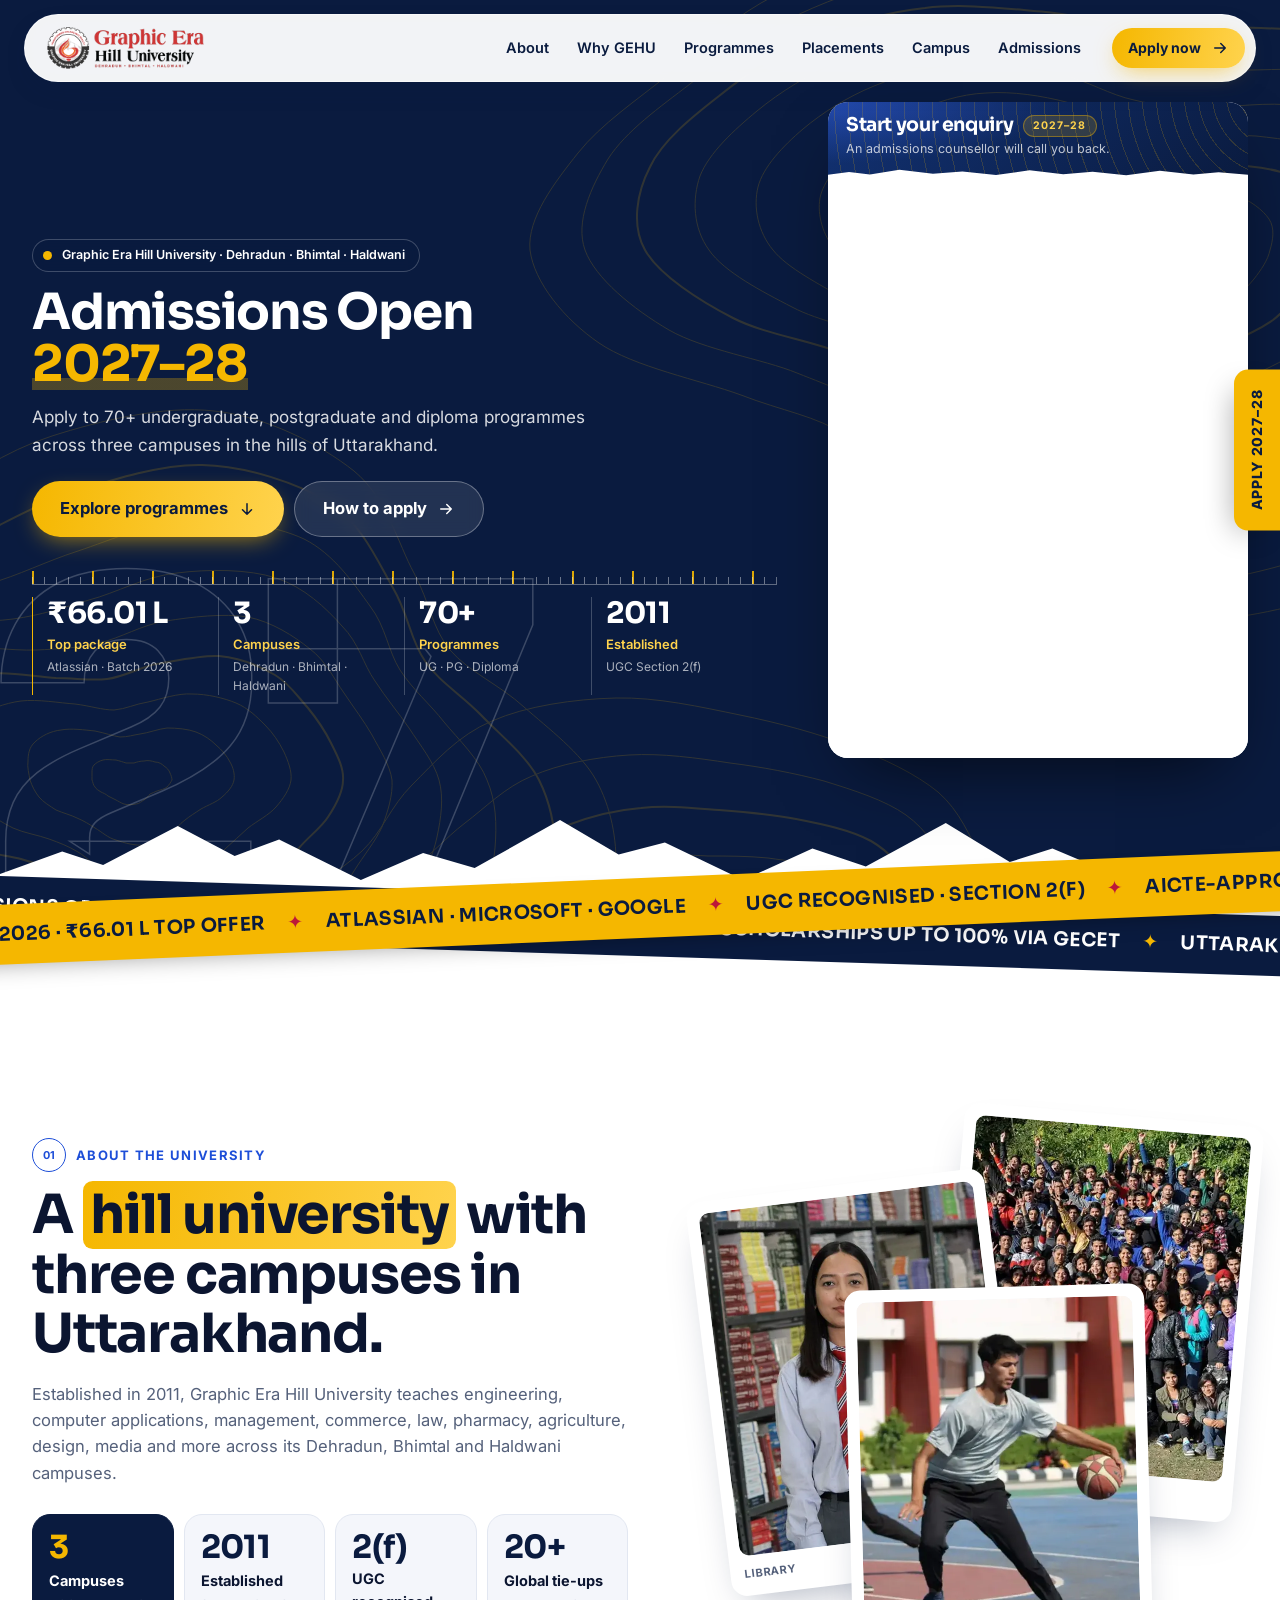
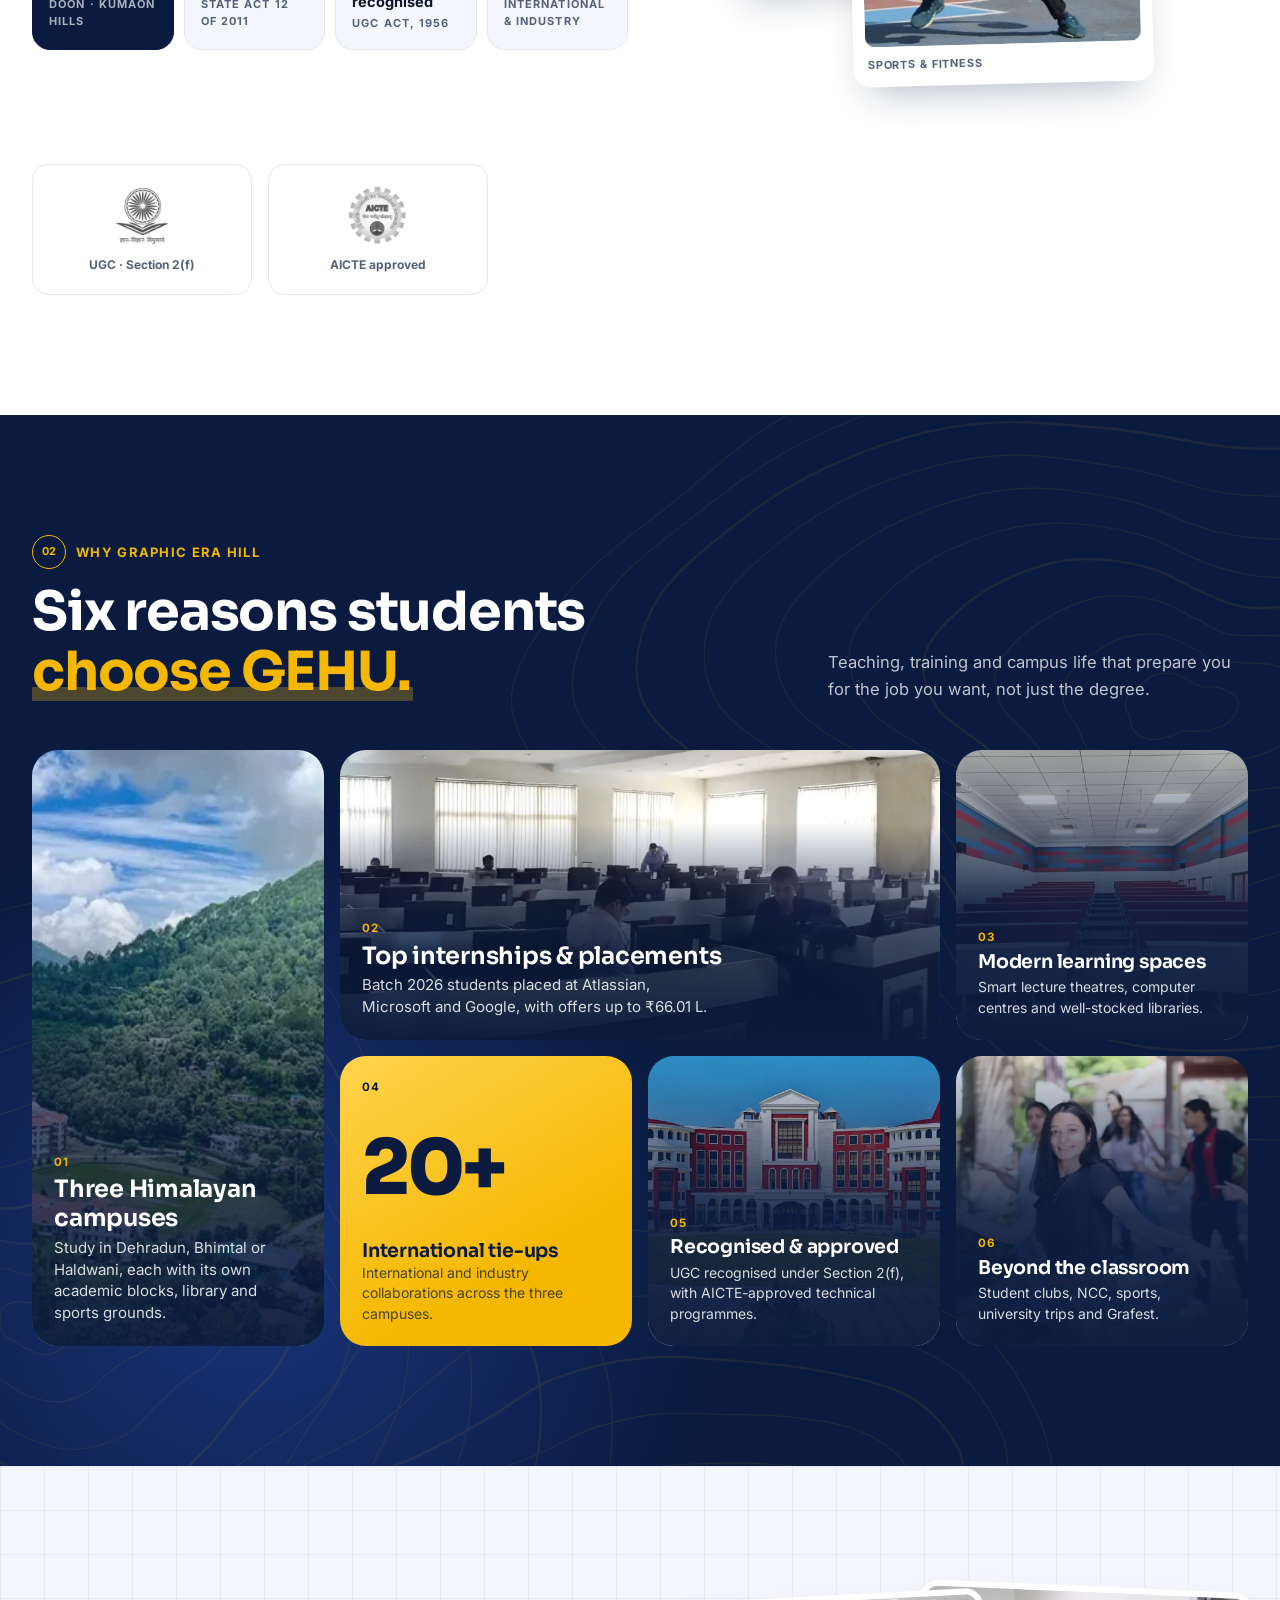
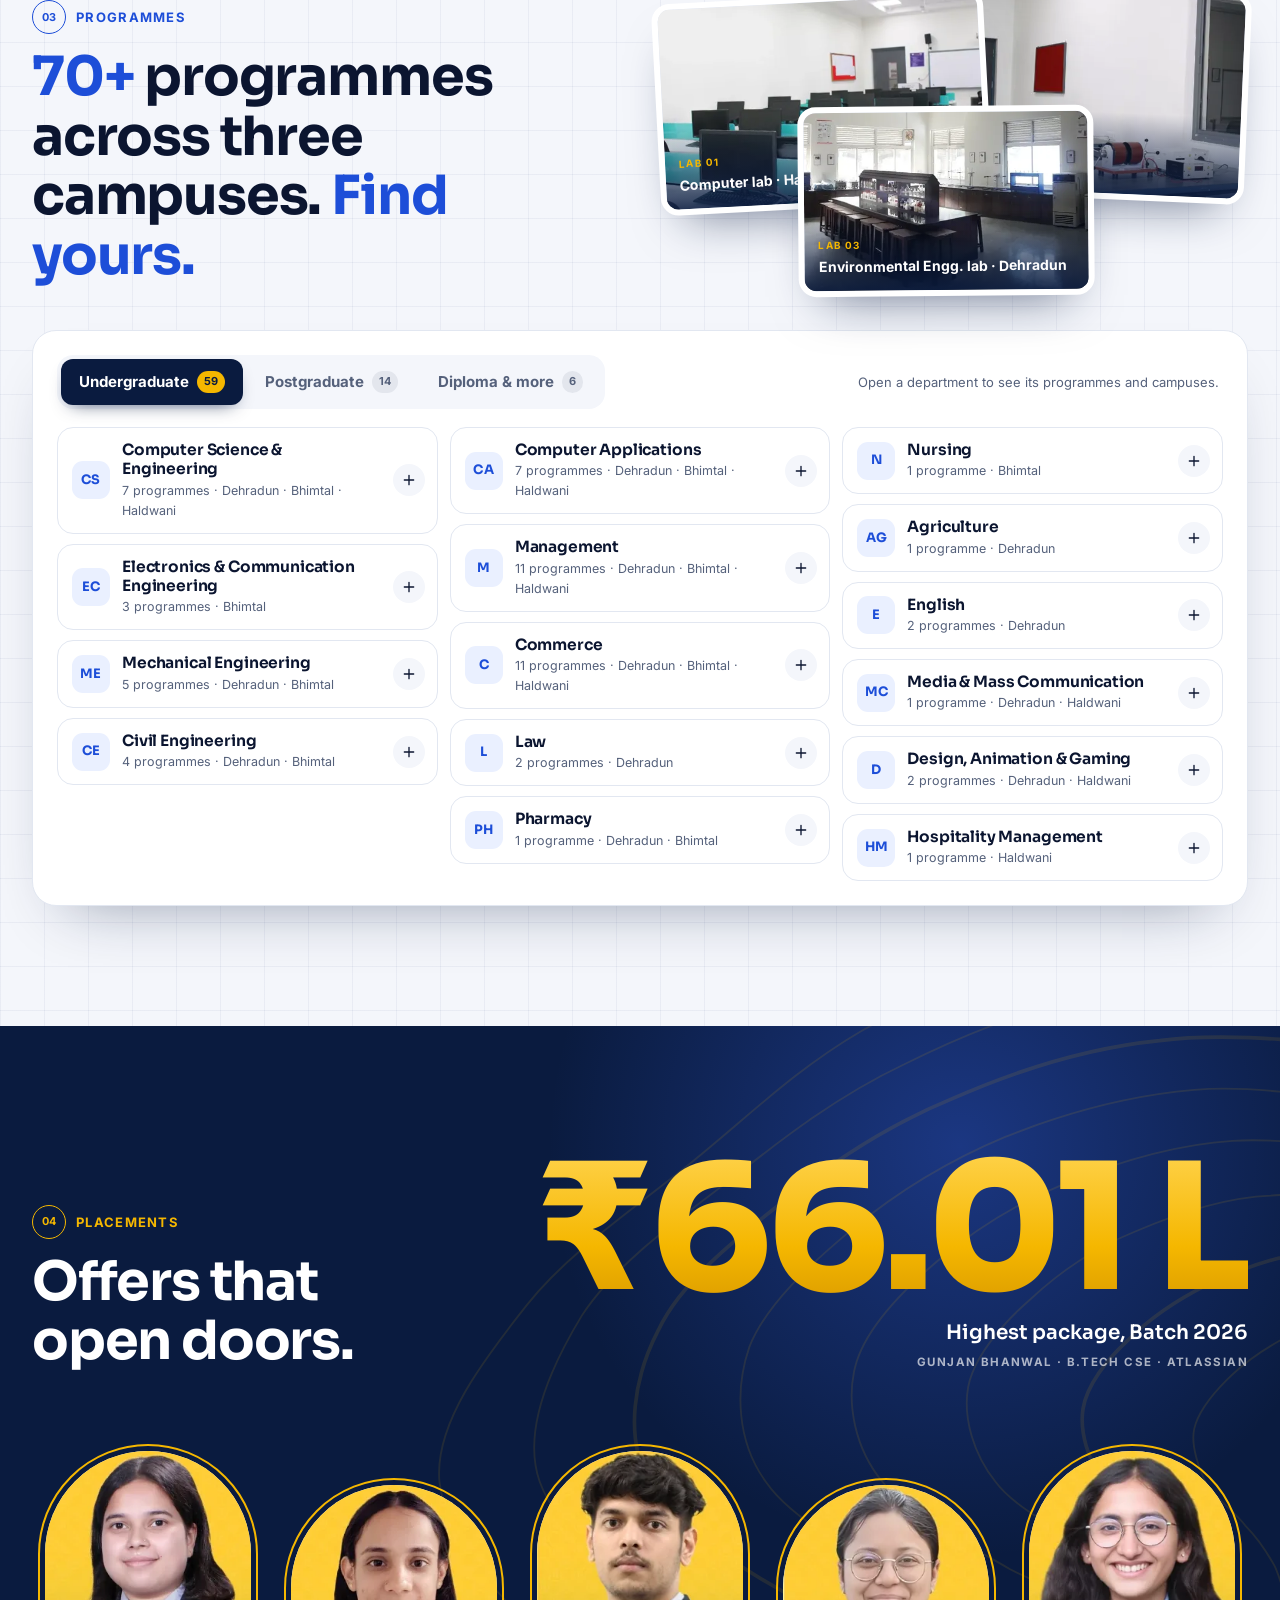
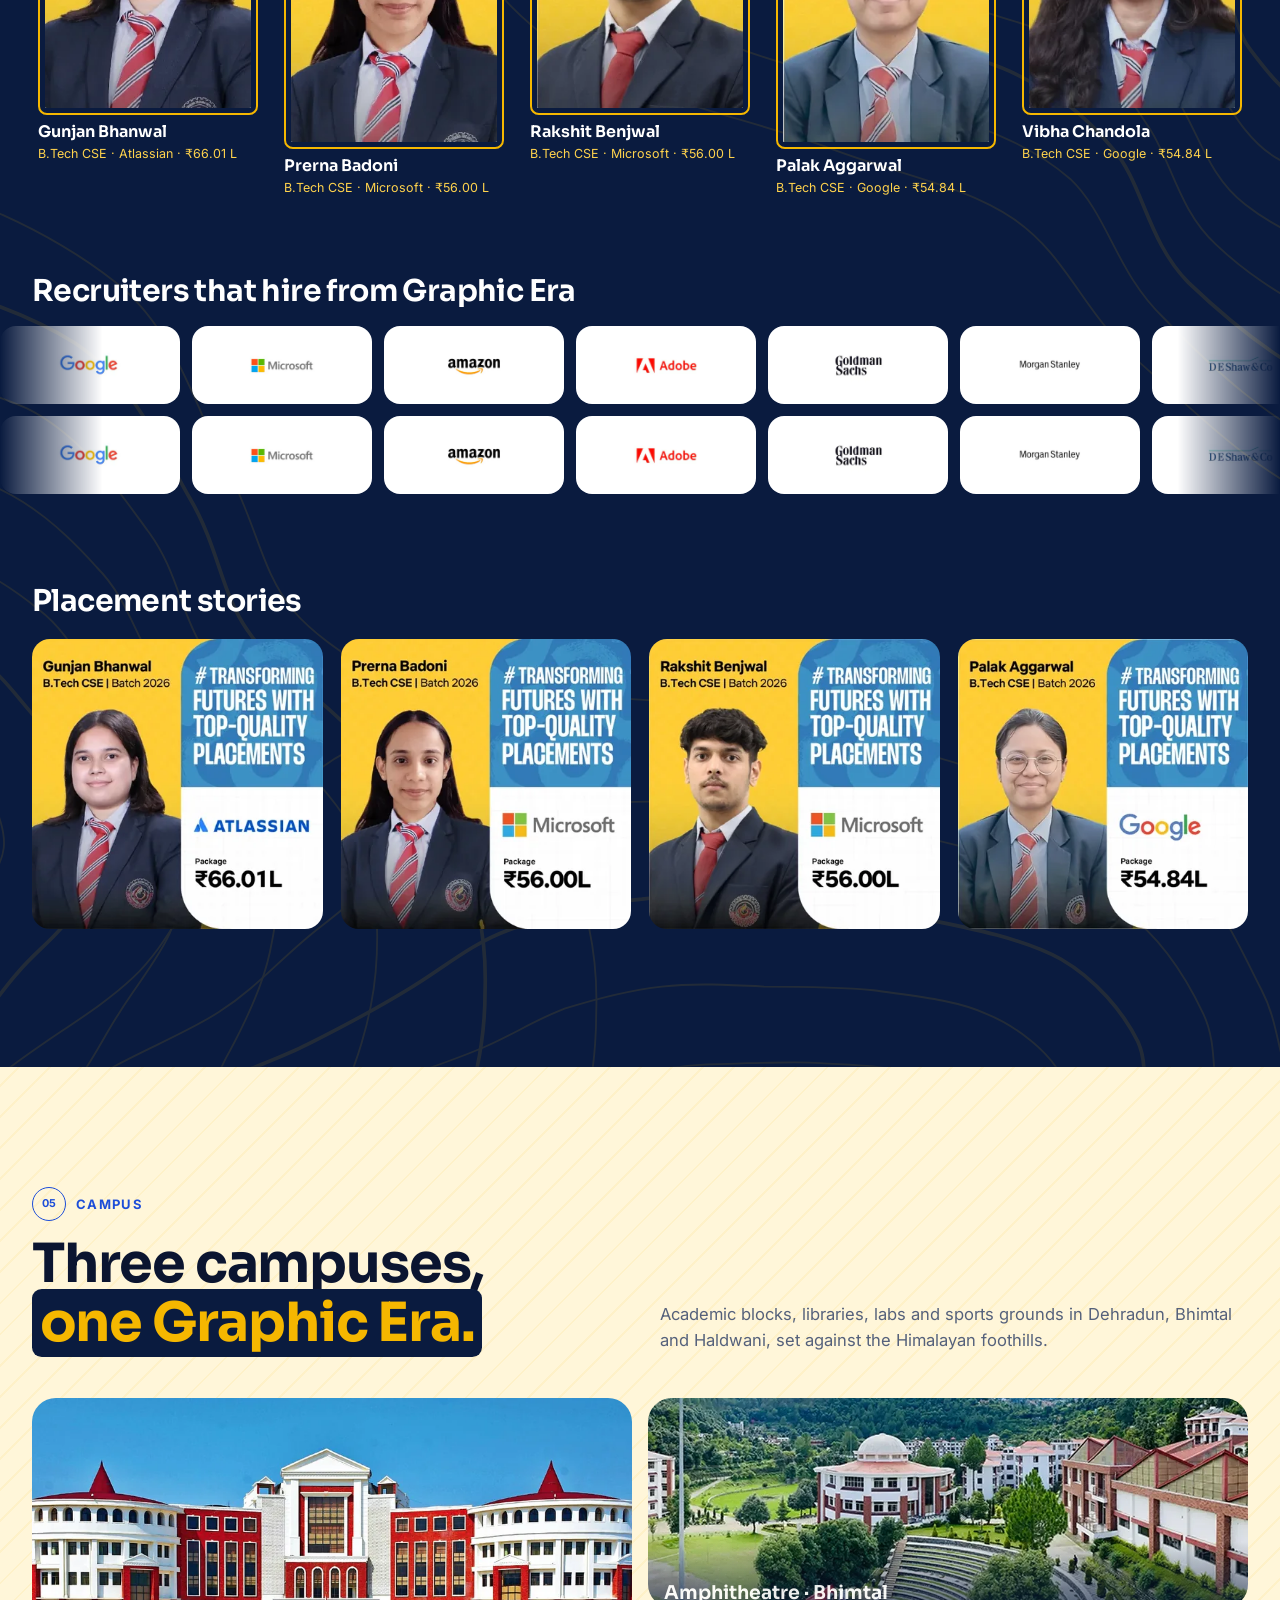
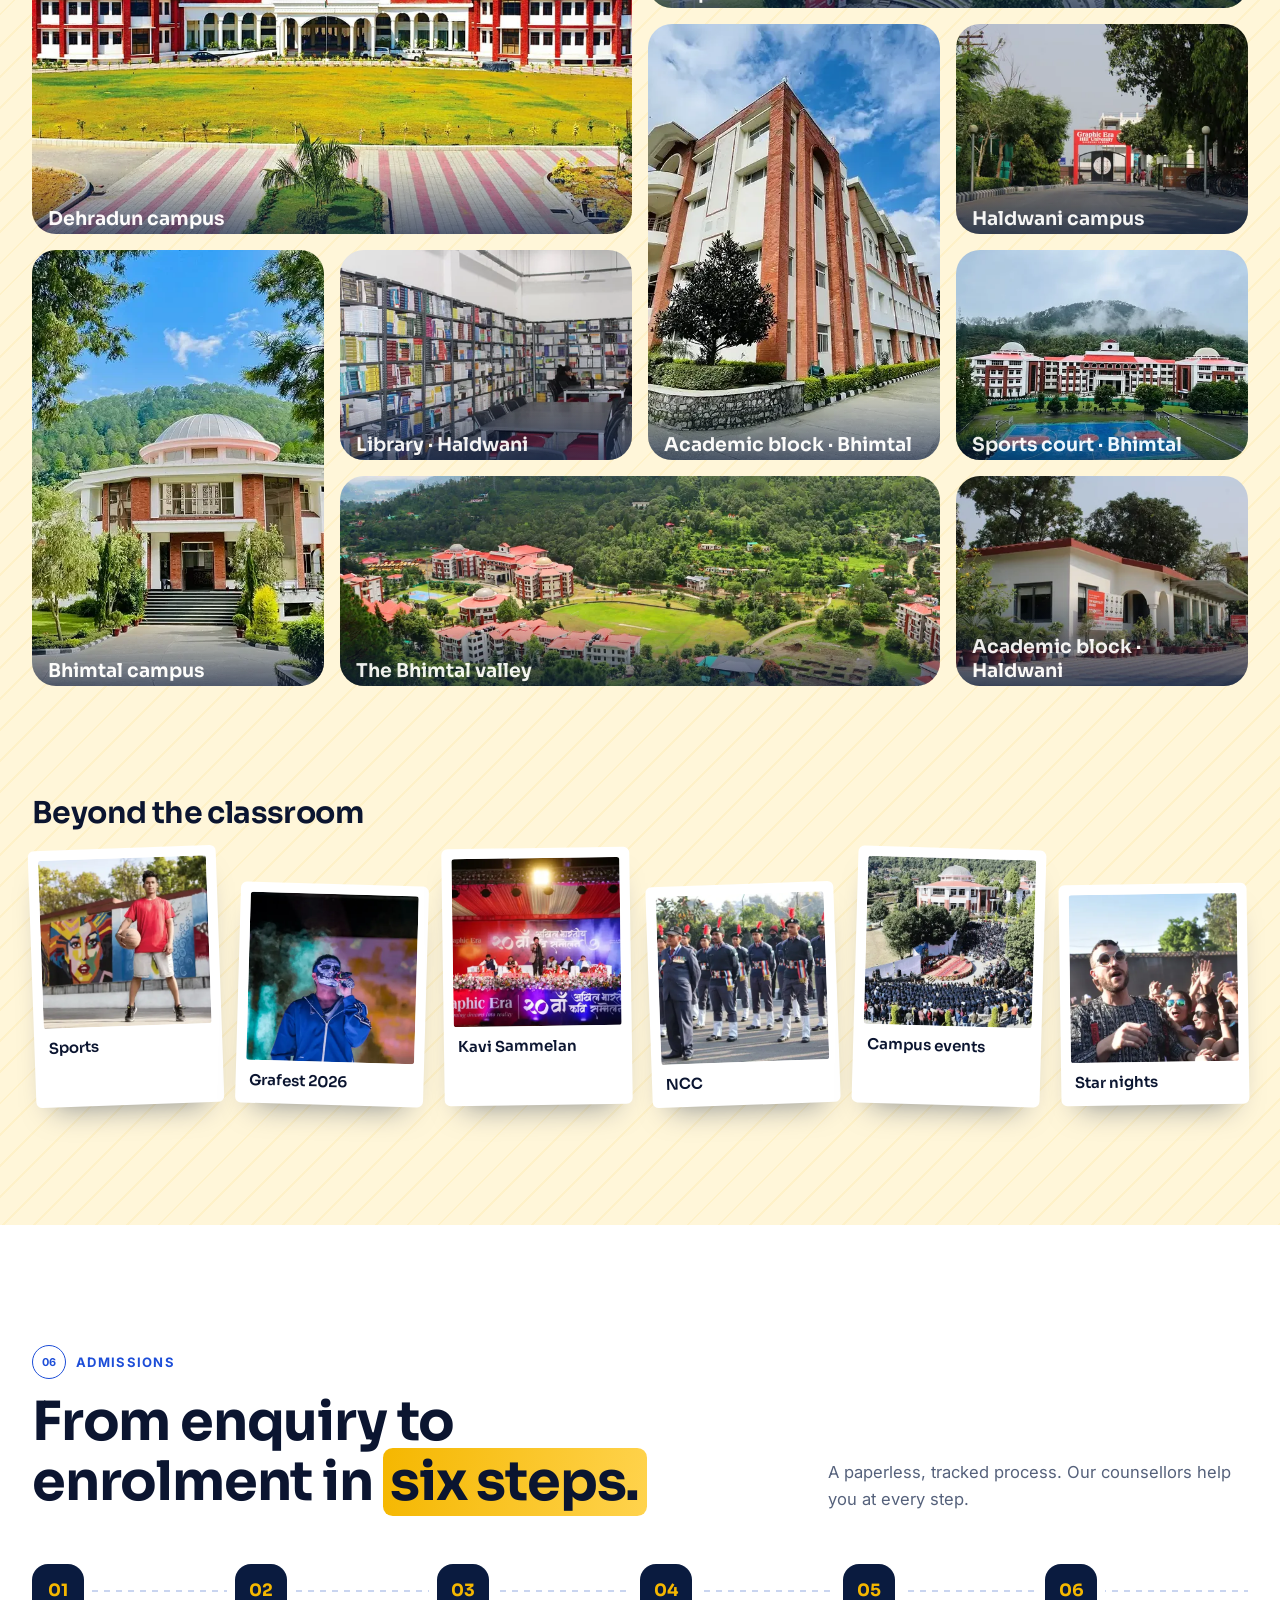
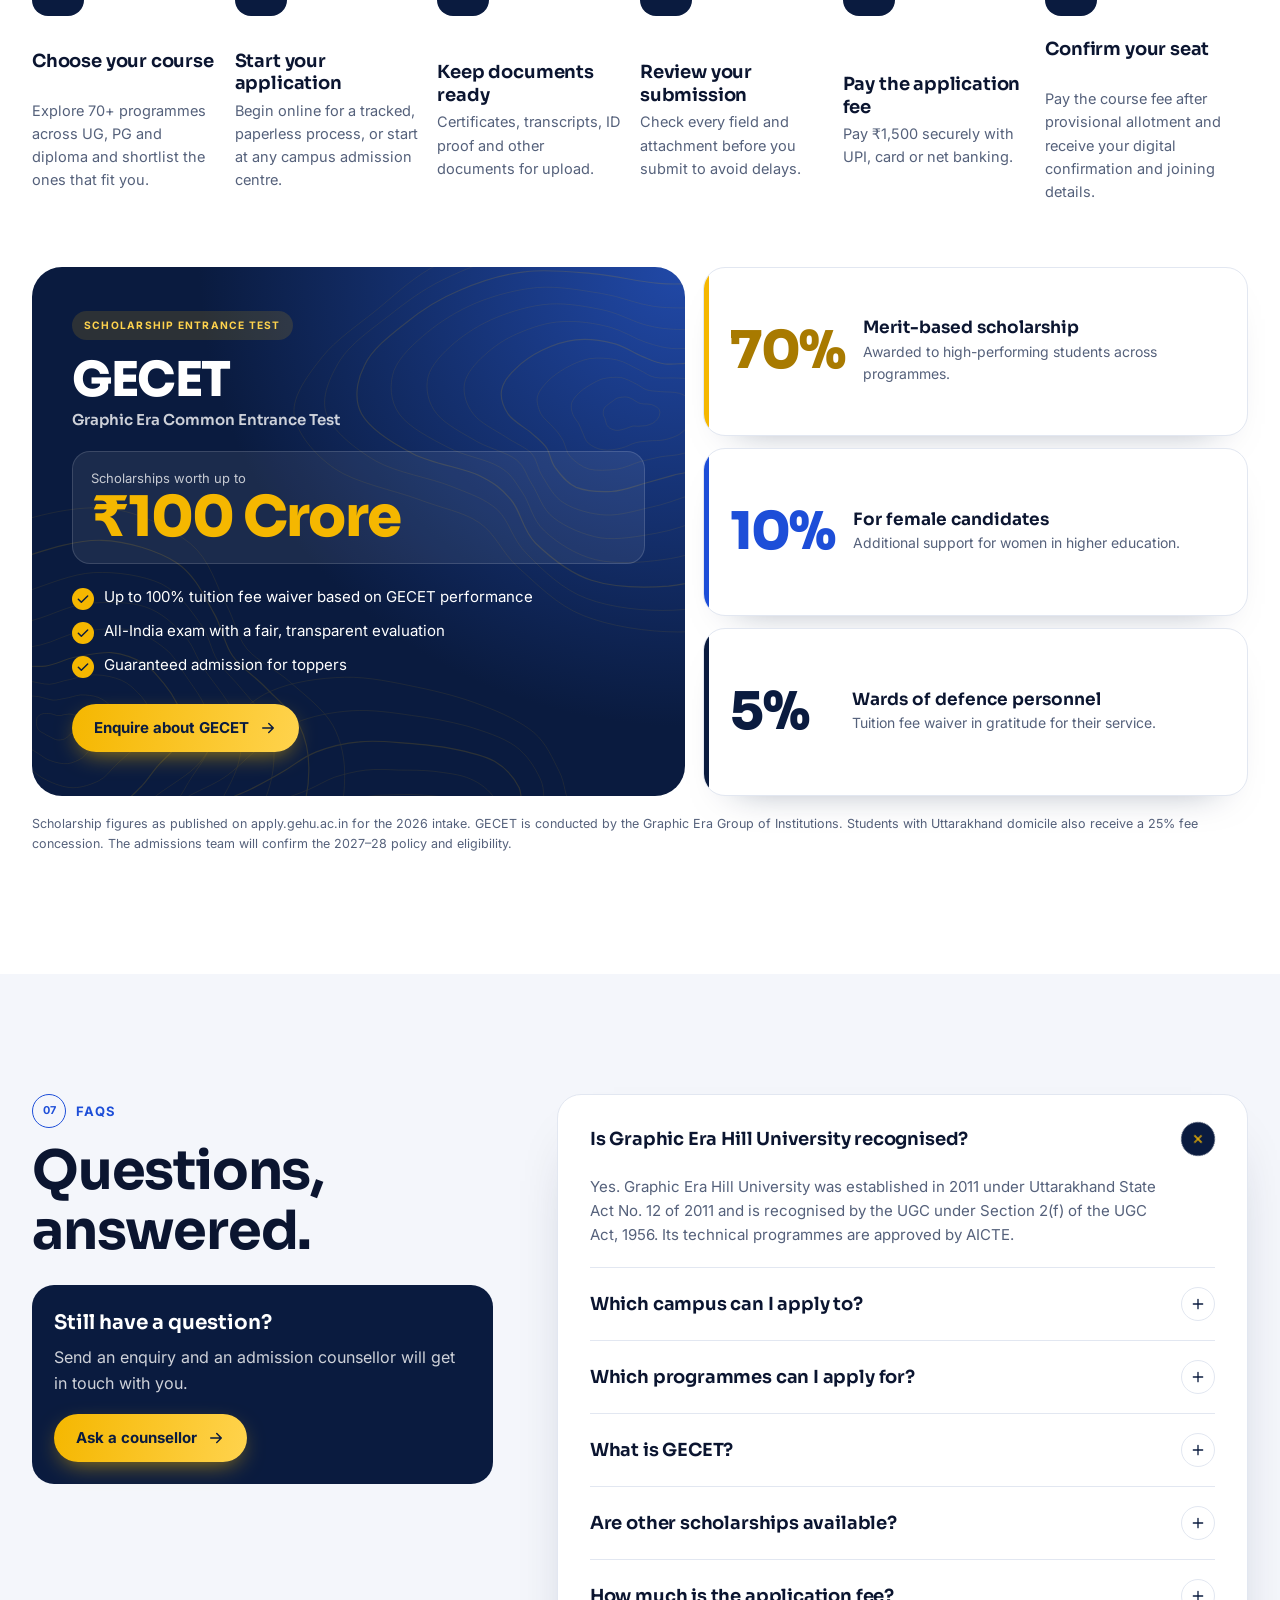
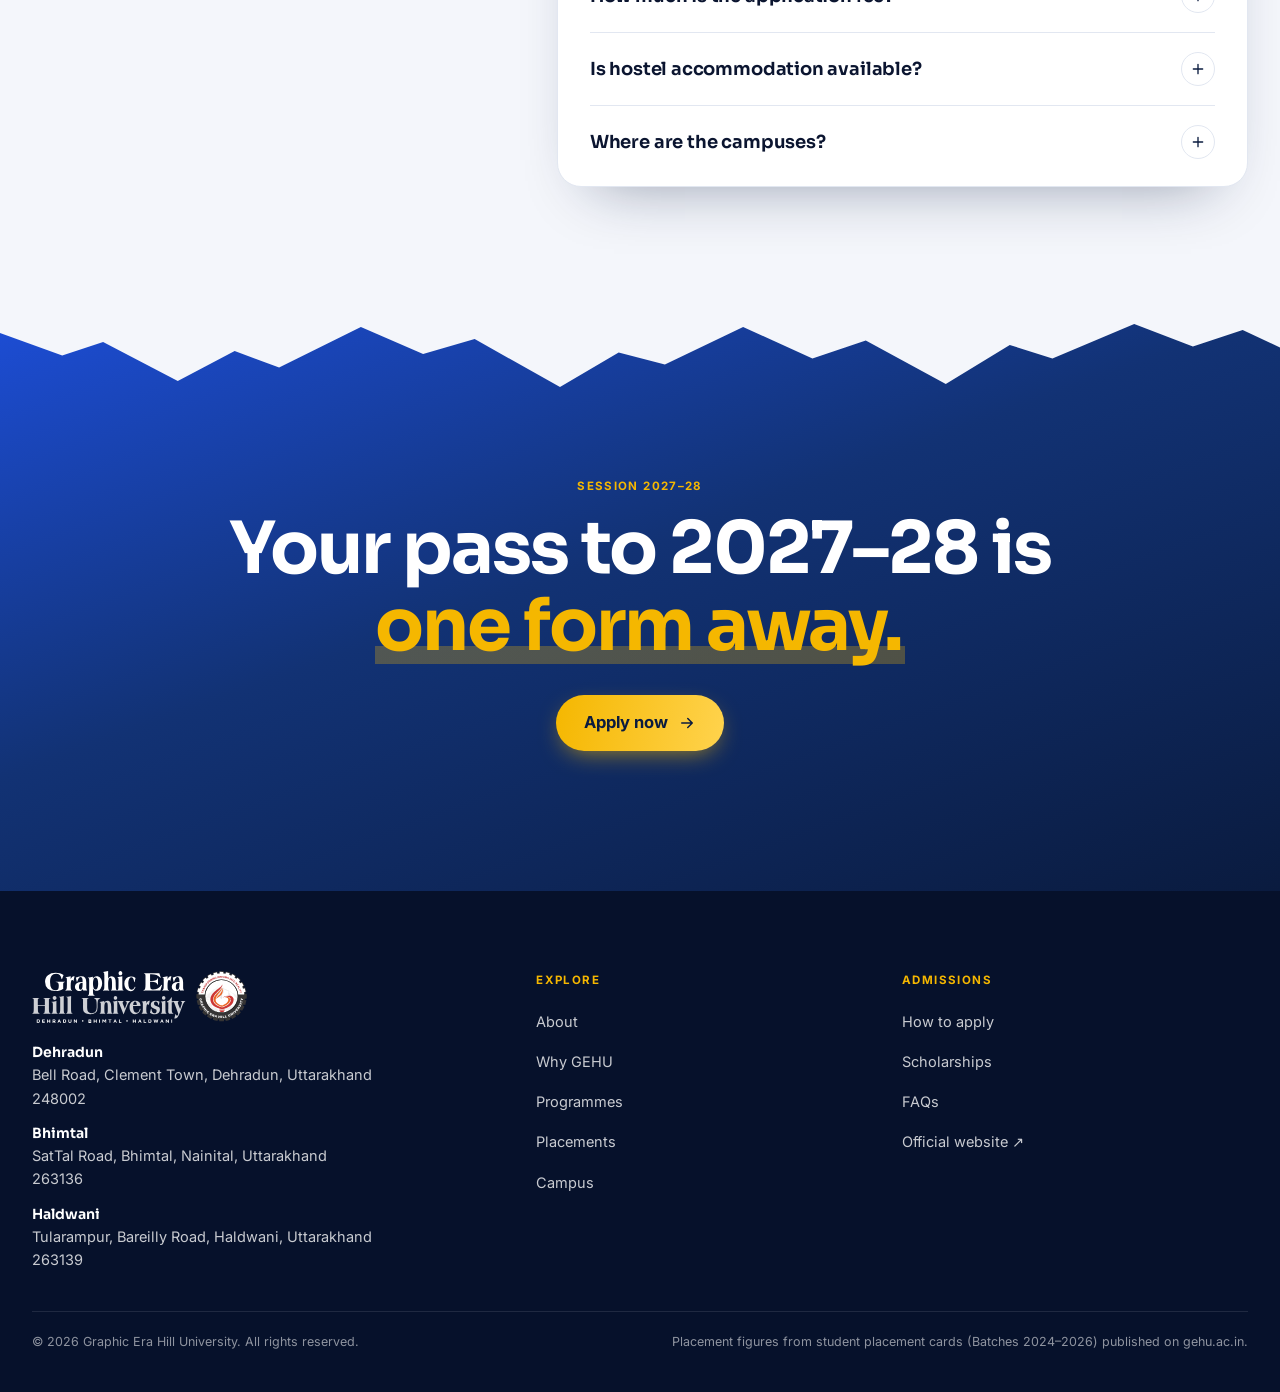
<file: index.html>
<!doctype html>
<html lang="en">
<head>
  <meta charset="utf-8">
  <meta name="viewport" content="width=device-width, initial-scale=1, viewport-fit=cover">
  <title>Admissions 2027–28 · Graphic Era Hill University · Dehradun, Bhimtal, Haldwani</title>
  <meta name="description" content="Apply for Session 2027–28 at Graphic Era Hill University. 70+ UG, PG and diploma programmes across three campuses in Dehradun, Bhimtal and Haldwani, Uttarakhand.">
  <meta name="theme-color" content="#0A1B3F">
  <meta property="og:type" content="website">
  <meta property="og:title" content="Admissions 2027–28 · Graphic Era Hill University">
  <meta property="og:description" content="Apply for Session 2027–28. Three campuses · 70+ programmes · Batch 2026 offers up to ₹66.01 L.">
  <meta property="og:url" content="https://apply.gehu.ac.in/">
  <meta property="og:image" content="assets/img/hero/dehradun-main-building-1024.webp">
  <link rel="canonical" href="https://apply.gehu.ac.in/">
  <link rel="icon" href="assets/img/brand/favicon-64.png" type="image/png">
  <link rel="apple-touch-icon" href="assets/img/brand/favicon-180.png">
  <link rel="preload" href="assets/fonts/sora.woff2" as="font" type="font/woff2" crossorigin>
  <link rel="preload" href="assets/fonts/inter.woff2" as="font" type="font/woff2" crossorigin>
  <link rel="preload" as="image" imagesrcset="assets/img/hero/dehradun-main-building-640.webp 640w, assets/img/hero/dehradun-main-building-1024.webp 1024w, assets/img/hero/dehradun-main-building-1440.webp 1440w, assets/img/hero/dehradun-main-building-1800.webp 1800w" imagesizes="100vw" media="(min-width: 861px)" fetchpriority="high">
  <link rel="preload" as="image" imagesrcset="assets/img/hero/dehradun-campus-640.webp 640w, assets/img/hero/dehradun-campus-1024.webp 1024w, assets/img/hero/dehradun-campus-1280.webp 1280w" imagesizes="100vw" media="(max-width: 860px)" fetchpriority="high">
  <link rel="stylesheet" href="assets/css/style.css?v=9">
  <script type="application/ld+json">{"@context":"https://schema.org","@type":"CollegeOrUniversity","name":"Graphic Era Hill University","url":"https://gehu.ac.in","foundingDate":"2011","address":{"@type":"PostalAddress","streetAddress":"Bell Road, Clement Town","addressLocality":"Dehradun","addressRegion":"Uttarakhand","postalCode":"248002","addressCountry":"IN"}}</script>
</head>
<body>
<svg width="0" height="0" style="position:absolute" aria-hidden="true">
  <symbol id="i-arrow" viewBox="0 0 24 24"><path d="M5 12h14M13 6l6 6-6 6" fill="none" stroke="currentColor" stroke-width="2" stroke-linecap="round" stroke-linejoin="round"/></symbol>
  <symbol id="i-down" viewBox="0 0 24 24"><path d="M12 5v14M6 13l6 6 6-6" fill="none" stroke="currentColor" stroke-width="2" stroke-linecap="round" stroke-linejoin="round"/></symbol>
  <symbol id="i-phone" viewBox="0 0 24 24"><path d="M5 4h4l2 5-2.5 1.5a11 11 0 0 0 5 5L15 13l5 2v4a2 2 0 0 1-2 2A16 16 0 0 1 3 6a2 2 0 0 1 2-2" fill="none" stroke="currentColor" stroke-width="1.8" stroke-linejoin="round"/></symbol>
  <symbol id="i-user" viewBox="0 0 24 24"><circle cx="12" cy="8" r="4" fill="none" stroke="currentColor" stroke-width="1.8"/><path d="M4 20c1.5-4 4.5-6 8-6s6.5 2 8 6" fill="none" stroke="currentColor" stroke-width="1.8" stroke-linecap="round"/></symbol>
  <symbol id="i-mail" viewBox="0 0 24 24"><rect x="3" y="5" width="18" height="14" rx="2.5" fill="none" stroke="currentColor" stroke-width="1.8"/><path d="m4 7 8 6 8-6" fill="none" stroke="currentColor" stroke-width="1.8" stroke-linejoin="round"/></symbol>
  <symbol id="i-pin" viewBox="0 0 24 24"><path d="M12 21s7-6.2 7-11.5A7 7 0 0 0 5 9.5C5 14.8 12 21 12 21z" fill="none" stroke="currentColor" stroke-width="1.8"/><circle cx="12" cy="9.5" r="2.5" fill="none" stroke="currentColor" stroke-width="1.8"/></symbol>
  <symbol id="i-layers" viewBox="0 0 24 24"><path d="m12 3 9 5-9 5-9-5 9-5z M3 13l9 5 9-5" fill="none" stroke="currentColor" stroke-width="1.8" stroke-linejoin="round"/></symbol>
  <symbol id="i-building" viewBox="0 0 24 24"><path d="M4 21V9l8-5 8 5v12M9 21v-6h6v6M3 21h18" fill="none" stroke="currentColor" stroke-width="1.8" stroke-linejoin="round"/></symbol>
  <symbol id="i-cap" viewBox="0 0 24 24"><path d="m2 9 10-5 10 5-10 5L2 9zm4 2v5c2 2 10 2 12 0v-5" fill="none" stroke="currentColor" stroke-width="1.8" stroke-linejoin="round"/></symbol>
  <symbol id="i-shield" viewBox="0 0 24 24"><path d="M12 3 4 6v6c0 5 3.5 8 8 9 4.5-1 8-4 8-9V6l-8-3z" fill="none" stroke="currentColor" stroke-width="1.8" stroke-linejoin="round"/></symbol>
  <symbol id="i-menu" viewBox="0 0 24 24"><path d="M4 7h16M4 12h16M4 17h10" fill="none" stroke="currentColor" stroke-width="2" stroke-linecap="round"/></symbol>
  <symbol id="i-close" viewBox="0 0 24 24"><path d="M6 6l12 12M18 6 6 18" fill="none" stroke="currentColor" stroke-width="2" stroke-linecap="round"/></symbol>
  <symbol id="i-plus" viewBox="0 0 24 24"><path d="M12 5v14M5 12h14" fill="none" stroke="currentColor" stroke-width="2" stroke-linecap="round"/></symbol>
  <symbol id="i-check" viewBox="0 0 24 24"><path d="m5 12.5 4.5 4.5L19 7.5" fill="none" stroke="currentColor" stroke-width="2.2" stroke-linecap="round" stroke-linejoin="round"/></symbol>
  <symbol id="i-globe" viewBox="0 0 24 24"><circle cx="12" cy="12" r="9" fill="none" stroke="currentColor" stroke-width="1.8"/><path d="M3 12h18M12 3c2.5 2.5 3.5 5.5 3.5 9s-1 6.5-3.5 9c-2.5-2.5-3.5-5.5-3.5-9s1-6.5 3.5-9" fill="none" stroke="currentColor" stroke-width="1.6"/></symbol>
  <symbol id="i-swipe" viewBox="0 0 24 24"><path d="M4 12h13M13 7l5 5-5 5" fill="none" stroke="currentColor" stroke-width="2" stroke-linecap="round" stroke-linejoin="round"/></symbol>
  <symbol id="topo" viewBox="0 0 1440 900"><path d="M1232 250C1232 253 1230 256 1228 259C1226 262 1223 264 1220 266C1216 268 1212 269 1208 270C1204 271 1199 270 1195 271C1191 271 1188 270 1185 271C1181 272 1178 274 1174 275C1170 276 1164 278 1160 278C1155 278 1150 276 1147 274C1144 272 1142 269 1141 266C1140 263 1140 260 1139 258C1138 255 1136 253 1136 250C1136 247 1136 244 1137 242C1138 239 1140 237 1143 235C1145 233 1148 231 1151 229C1154 227 1157 224 1160 223C1164 222 1169 221 1173 221C1178 221 1182 223 1186 225C1189 226 1191 229 1194 230C1197 232 1200 232 1204 233C1208 233 1214 233 1218 234C1223 236 1228 238 1230 241C1232 243 1233 247 1232 250Z"/><path d="M1293 250C1292 257 1287 263 1283 269C1278 275 1272 280 1265 285C1258 289 1249 292 1240 294C1231 296 1221 295 1213 296C1205 297 1199 297 1191 299C1183 301 1176 306 1167 308C1158 310 1145 313 1136 311C1126 310 1117 305 1111 300C1105 295 1104 288 1101 282C1098 276 1097 271 1094 266C1091 261 1086 256 1084 250C1082 244 1081 238 1082 232C1084 226 1089 220 1094 215C1099 210 1106 205 1113 201C1120 197 1128 192 1136 190C1145 188 1157 187 1166 188C1175 190 1184 195 1192 199C1199 202 1203 207 1210 209C1216 211 1223 211 1233 212C1242 213 1256 212 1266 215C1275 218 1285 224 1290 230C1295 235 1294 243 1293 250Z"/><path d="M1350 250C1348 260 1341 270 1334 279C1327 287 1320 296 1309 302C1299 309 1285 314 1273 317C1260 321 1245 321 1233 323C1221 326 1211 328 1199 331C1186 335 1173 342 1159 344C1144 346 1125 347 1112 344C1099 340 1088 331 1080 323C1073 315 1072 304 1068 296C1063 287 1059 281 1052 274C1046 266 1035 259 1030 250C1026 241 1022 230 1024 221C1026 212 1034 202 1042 194C1050 186 1061 178 1072 172C1084 165 1098 159 1112 156C1127 154 1145 155 1159 158C1173 161 1186 170 1197 175C1208 180 1214 186 1225 188C1236 190 1249 188 1264 189C1279 190 1301 190 1315 195C1330 200 1343 210 1349 219C1355 228 1353 240 1350 250Z"/><path d="M1401 250C1397 263 1389 276 1381 287C1373 299 1365 311 1353 320C1340 329 1323 337 1307 343C1291 348 1272 350 1256 354C1239 359 1225 363 1207 368C1189 373 1169 381 1150 382C1130 383 1106 381 1090 375C1074 368 1063 353 1054 341C1046 330 1046 317 1039 307C1032 297 1023 291 1012 281C1001 272 982 262 974 250C966 238 961 223 963 210C965 197 976 183 988 172C999 161 1015 150 1031 142C1048 134 1068 126 1089 124C1109 122 1134 125 1153 130C1171 134 1187 146 1202 152C1217 158 1225 163 1241 165C1257 167 1277 162 1298 164C1319 165 1349 167 1367 174C1384 182 1399 196 1405 208C1410 221 1405 237 1401 250Z" stroke-width="2"/><path d="M1444 250C1439 266 1432 281 1424 295C1416 310 1409 325 1396 337C1383 350 1363 361 1344 370C1325 378 1302 383 1281 389C1260 396 1240 404 1216 409C1193 414 1165 423 1141 422C1116 421 1088 413 1070 402C1052 392 1042 371 1033 357C1024 343 1024 329 1014 317C1003 306 986 300 970 289C953 278 926 265 915 250C903 235 897 215 900 198C903 182 918 164 934 150C949 136 969 122 991 113C1014 103 1040 94 1066 93C1092 91 1123 96 1146 102C1170 108 1189 122 1208 128C1227 134 1239 138 1260 139C1282 140 1310 134 1336 136C1363 139 1398 143 1418 154C1437 164 1449 183 1454 199C1458 215 1449 234 1444 250Z"/><path d="M1478 250C1473 268 1469 285 1463 302C1457 320 1453 339 1440 355C1427 372 1406 387 1385 399C1363 411 1335 419 1309 428C1283 437 1256 448 1226 453C1197 458 1161 465 1132 461C1103 456 1071 442 1052 427C1032 412 1026 387 1015 370C1004 353 1003 340 988 328C973 316 946 310 923 298C901 285 867 268 853 250C838 232 833 207 838 187C843 167 863 146 883 129C902 113 927 97 954 86C981 75 1014 65 1045 63C1076 61 1112 68 1140 74C1168 81 1190 95 1214 100C1238 106 1256 106 1283 107C1311 108 1348 101 1378 106C1409 110 1447 120 1466 134C1486 148 1492 172 1494 192C1496 211 1483 232 1478 250Z"/><path d="M1506 250C1501 271 1504 289 1501 309C1498 330 1499 354 1487 374C1475 395 1453 415 1428 431C1403 446 1371 459 1339 470C1307 481 1273 494 1237 498C1201 503 1157 506 1123 498C1090 490 1057 469 1036 449C1015 430 1011 401 998 383C985 364 980 352 959 340C938 327 900 322 872 307C843 292 804 272 789 250C773 228 772 199 780 176C789 153 814 130 837 111C860 92 889 74 920 61C952 48 989 38 1024 35C1060 32 1100 40 1133 45C1166 50 1192 63 1222 67C1251 71 1277 69 1310 70C1344 71 1389 66 1423 73C1456 81 1494 97 1511 116C1528 135 1527 164 1526 186C1525 208 1510 229 1506 250Z"/><path d="M1528 250C1527 272 1538 293 1540 317C1541 341 1548 370 1537 395C1526 419 1501 444 1474 464C1446 483 1408 499 1370 512C1332 525 1289 539 1247 543C1204 546 1153 545 1116 533C1078 521 1044 492 1021 470C998 447 996 415 979 396C963 377 950 367 923 354C895 341 846 335 813 318C780 301 739 275 725 250C711 225 717 192 730 167C742 141 772 117 799 96C826 74 857 54 891 40C925 25 965 12 1005 8C1044 3 1088 9 1126 12C1164 16 1195 25 1231 28C1266 31 1301 26 1341 28C1381 30 1433 28 1468 40C1503 52 1536 77 1550 100C1563 124 1552 157 1549 182C1545 207 1530 228 1528 250Z" stroke-width="2"/><path d="M1551 250C1554 274 1576 297 1582 325C1589 352 1600 387 1589 416C1579 445 1551 474 1520 497C1488 520 1444 539 1400 554C1356 568 1305 582 1256 584C1208 586 1150 580 1108 564C1067 549 1032 515 1007 489C981 464 977 433 956 413C934 394 912 387 877 373C843 359 784 350 749 330C713 309 675 278 665 250C655 222 671 187 688 159C706 131 740 107 770 84C799 61 829 38 865 21C901 3 942 -13 984 -20C1026 -28 1075 -25 1117 -25C1160 -24 1198 -19 1241 -18C1284 -17 1329 -23 1375 -19C1420 -15 1478 -10 1513 8C1547 25 1573 59 1582 87C1591 116 1570 152 1565 179C1560 206 1548 226 1551 250Z"/><path d="M1577 250C1586 276 1620 302 1631 334C1642 365 1656 406 1644 438C1633 471 1600 504 1564 529C1528 555 1477 576 1427 591C1377 606 1319 621 1265 621C1210 621 1147 611 1102 593C1056 575 1021 537 991 511C962 484 954 455 925 435C897 416 862 411 821 395C780 380 714 367 679 343C644 319 614 282 610 250C607 218 635 182 658 153C681 124 717 100 748 75C779 50 805 24 841 3C877 -17 919 -38 963 -49C1008 -61 1060 -63 1108 -66C1156 -69 1202 -68 1253 -69C1303 -69 1360 -75 1410 -68C1461 -60 1522 -47 1555 -23C1588 1 1604 43 1608 76C1612 110 1583 147 1578 176C1573 205 1568 224 1577 250Z"/><path d="M252 780C251 782 249 785 247 787C245 789 240 790 237 791C235 792 232 793 230 794C228 796 227 798 224 800C222 801 219 804 216 804C212 805 208 805 204 804C201 803 198 801 196 800C193 799 191 797 188 796C186 794 183 793 181 792C178 790 176 789 175 787C173 785 173 782 172 780C172 778 172 775 172 773C172 770 172 767 174 765C176 763 179 761 183 760C186 759 192 760 196 760C200 761 203 762 206 763C209 763 211 763 214 763C217 762 220 761 224 761C228 760 232 761 235 762C239 762 242 764 244 766C247 768 249 770 250 773C251 775 252 778 252 780Z"/><path d="M314 780C313 786 308 792 302 797C297 802 288 805 281 809C275 813 270 816 265 820C259 824 256 830 250 835C243 839 234 844 225 845C216 846 204 843 196 840C188 838 182 832 175 828C169 824 164 821 157 818C151 815 143 813 136 810C130 806 123 802 119 797C115 792 112 786 110 780C109 774 107 767 108 761C108 755 109 747 115 742C121 736 131 731 141 730C151 728 165 730 175 731C185 733 193 736 200 737C208 737 213 735 220 734C228 733 238 729 247 728C257 728 268 729 276 732C284 735 291 740 296 745C302 750 307 756 310 762C313 767 315 774 314 780Z"/><path d="M371 780C370 789 363 799 356 807C349 815 337 821 328 828C320 835 313 842 305 849C297 857 290 868 278 874C266 880 249 886 234 886C219 886 201 879 189 873C176 868 168 858 158 852C148 846 140 843 129 839C118 835 104 833 93 828C81 822 70 815 62 807C54 800 49 790 46 780C42 770 39 759 41 749C42 738 46 726 56 718C66 710 85 703 101 701C118 699 140 703 155 704C171 706 182 710 194 710C206 709 215 704 228 702C241 699 258 693 272 694C287 694 304 698 316 703C328 708 337 717 345 725C353 733 359 742 364 752C368 761 372 771 371 780Z"/><path d="M423 780C423 792 416 805 408 817C401 828 388 837 379 848C369 859 362 871 351 883C339 894 327 910 309 917C291 924 265 929 243 927C222 925 199 912 182 903C165 894 156 881 142 874C129 866 117 864 101 859C85 855 64 853 48 846C31 839 15 829 3 818C-8 807 -15 794 -20 780C-25 766 -29 750 -26 736C-23 722 -15 705 0 695C15 684 42 677 64 674C87 671 115 677 136 678C156 678 170 681 187 679C204 677 218 668 236 664C255 661 280 655 299 656C319 658 340 666 355 675C369 683 378 697 388 708C397 719 405 731 411 743C417 755 424 768 423 780Z" stroke-width="2"/><path d="M472 780C473 795 468 811 462 827C455 842 444 855 434 871C424 886 417 904 401 919C386 934 366 954 341 962C317 969 280 971 252 966C225 961 197 942 176 930C155 918 144 903 127 895C110 887 93 886 71 881C50 876 21 874 0 865C-22 857 -42 844 -56 829C-70 815 -79 797 -84 780C-90 763 -94 742 -89 725C-83 707 -72 686 -52 674C-32 661 2 653 30 649C58 645 91 651 116 650C140 649 157 648 179 643C201 638 221 625 246 621C271 617 304 613 328 617C352 622 374 636 390 649C406 661 414 679 424 693C434 708 444 721 452 735C460 750 470 765 472 780Z"/><path d="M519 780C524 798 521 818 517 837C513 856 504 875 493 895C483 915 474 939 454 958C434 976 406 998 373 1006C341 1013 294 1010 261 1002C227 993 195 969 170 955C145 940 133 925 111 917C89 909 64 911 37 906C10 901 -27 897 -52 886C-78 875 -100 858 -116 840C-131 823 -139 801 -144 780C-149 759 -153 735 -145 714C-137 693 -122 670 -98 655C-74 640 -34 632 -2 625C30 619 65 623 93 619C122 615 142 608 169 600C196 593 226 576 257 573C288 569 329 569 356 578C384 587 406 608 422 626C439 643 443 664 455 681C466 698 478 712 489 728C500 745 514 762 519 780Z"/><path d="M567 780C576 801 577 824 575 848C573 871 566 895 555 920C543 944 532 975 507 996C482 1017 443 1041 403 1047C364 1053 308 1045 268 1034C228 1023 194 994 165 979C135 964 119 951 92 944C64 936 30 941 -3 935C-36 929 -79 923 -108 909C-136 895 -158 872 -173 851C-188 829 -193 804 -197 780C-200 756 -203 729 -193 705C-183 682 -164 656 -138 639C-111 622 -68 612 -34 602C0 593 36 592 68 584C100 575 124 562 158 551C191 540 232 522 269 520C307 518 354 525 384 539C414 554 434 584 450 606C466 627 468 651 480 670C493 690 510 704 524 722C539 740 559 759 567 780Z"/><path d="M619 780C631 804 636 831 635 859C635 886 629 916 616 945C603 974 588 1009 557 1033C526 1056 477 1079 430 1084C383 1089 320 1076 274 1063C229 1050 193 1019 159 1005C124 991 103 982 68 976C33 970 -11 977 -50 969C-89 962 -137 951 -166 933C-196 914 -213 886 -226 861C-238 835 -239 807 -240 780C-242 753 -243 724 -232 698C-221 672 -201 645 -173 625C-145 605 -102 592 -67 579C-31 565 4 558 39 544C75 530 105 509 145 495C186 482 238 464 282 465C326 466 378 483 410 503C442 524 458 562 473 588C489 615 490 640 505 661C519 682 542 695 561 715C580 735 607 756 619 780Z" stroke-width="2"/><path d="M676 780C691 807 697 839 696 870C696 901 690 936 675 968C659 1001 638 1040 602 1065C565 1090 507 1112 453 1116C400 1120 331 1102 280 1089C230 1076 192 1047 152 1035C111 1023 81 1021 39 1017C-4 1012 -60 1019 -104 1009C-148 999 -198 980 -226 957C-254 933 -264 899 -272 869C-280 840 -276 809 -275 780C-274 751 -275 720 -264 692C-252 664 -233 635 -205 612C-178 588 -137 572 -101 553C-66 535 -32 519 7 500C46 480 84 451 132 436C179 421 244 405 294 411C345 416 400 444 434 471C467 498 478 544 494 573C510 603 512 628 530 650C549 672 580 685 604 707C629 729 661 753 676 780Z"/><path d="M832 980C830 985 830 988 829 993C828 997 830 1003 827 1007C825 1012 821 1017 815 1020C809 1023 801 1025 793 1026C786 1027 778 1027 771 1027C763 1028 756 1028 749 1027C743 1026 736 1024 730 1021C725 1019 721 1015 716 1012C712 1009 708 1006 702 1004C696 1001 686 999 679 995C673 991 664 985 662 980C660 975 663 968 668 963C673 958 684 955 691 952C699 949 707 948 714 947C721 945 726 943 732 942C738 940 744 939 751 938C757 938 763 938 770 938C776 937 783 937 791 937C799 937 810 936 817 938C825 940 834 944 838 948C842 953 841 960 840 965C840 970 834 975 832 980Z"/><path d="M891 980C890 988 894 996 894 1005C895 1014 899 1025 894 1034C890 1043 880 1053 868 1058C856 1064 838 1066 823 1067C809 1069 794 1068 780 1067C766 1067 753 1066 741 1064C729 1061 717 1057 707 1053C697 1048 691 1042 681 1037C672 1033 662 1030 649 1025C636 1020 616 1016 604 1009C591 1001 577 990 575 980C573 970 581 957 591 949C601 940 621 935 635 929C649 924 663 922 675 918C687 914 696 910 707 907C718 904 730 901 742 900C754 898 766 899 779 898C792 898 805 897 819 898C834 899 852 899 865 903C879 908 892 916 898 924C904 933 901 945 900 954C899 963 892 972 891 980Z"/><path d="M950 980C952 992 963 1004 966 1018C969 1032 975 1051 968 1064C961 1078 942 1091 923 1099C904 1106 875 1107 853 1108C831 1110 809 1107 789 1106C769 1104 750 1102 733 1098C716 1095 700 1088 686 1082C671 1076 662 1069 646 1063C631 1057 613 1054 593 1048C573 1041 542 1035 525 1024C508 1012 490 995 490 980C489 965 505 948 520 936C536 924 564 916 584 908C603 901 619 896 635 889C651 882 663 874 679 868C695 863 714 858 732 856C750 854 769 855 788 856C808 856 828 856 848 858C868 861 893 863 910 871C927 878 943 891 950 903C957 915 952 932 952 944C952 957 947 968 950 980Z"/><path d="M1010 980C1018 996 1039 1014 1046 1033C1052 1052 1058 1079 1047 1096C1036 1114 1006 1131 979 1139C951 1148 912 1148 882 1148C851 1149 823 1145 797 1142C771 1140 747 1137 725 1133C703 1128 683 1120 664 1113C645 1105 630 1097 609 1090C587 1083 561 1080 534 1072C507 1063 467 1053 446 1038C426 1023 409 999 411 980C413 961 438 939 459 924C480 909 513 900 535 889C557 878 574 869 592 858C611 847 626 833 648 825C669 817 696 810 721 808C746 805 773 808 799 810C825 812 851 814 876 819C902 824 931 830 951 841C970 852 985 870 993 886C1000 901 994 920 997 936C1000 952 1002 964 1010 980Z" stroke-width="2"/><path d="M1075 980C1090 1000 1122 1024 1131 1049C1140 1074 1144 1107 1127 1129C1111 1150 1069 1169 1032 1178C996 1188 947 1185 909 1185C871 1186 837 1182 805 1179C773 1176 745 1174 717 1168C690 1163 665 1154 640 1146C615 1138 595 1128 567 1120C539 1112 504 1108 471 1097C439 1086 392 1072 371 1052C350 1033 338 1003 344 980C350 957 384 933 408 915C432 896 466 885 489 870C512 855 524 839 545 823C565 808 585 787 612 776C639 764 676 757 709 755C742 753 777 758 810 763C842 767 874 773 904 781C933 790 965 800 986 815C1007 830 1020 852 1029 871C1038 890 1032 910 1040 928C1047 946 1059 960 1075 980Z"/><path d="M1145 980C1168 1004 1210 1035 1220 1065C1230 1095 1228 1135 1204 1160C1181 1185 1126 1203 1081 1213C1035 1223 978 1220 934 1220C889 1220 851 1218 814 1216C776 1214 742 1213 708 1208C675 1202 644 1192 613 1183C582 1174 556 1164 521 1154C487 1144 444 1138 407 1123C371 1108 322 1089 303 1065C283 1041 279 1006 290 980C300 954 341 929 366 907C391 886 421 871 442 851C463 831 470 807 492 785C514 763 538 735 572 721C606 706 654 699 696 698C737 697 781 707 820 715C859 723 897 733 930 746C963 758 996 774 1018 792C1040 811 1050 837 1061 858C1072 879 1069 900 1083 920C1097 940 1122 956 1145 980Z"/></symbol>
  <symbol id="ridge" viewBox="0 0 1440 120" preserveAspectRatio="none"><path d="M0 120V84l70-30 46 18 84-52 64 40 50-22 92 54 70-36 58 20 96-64 66 46 52-16 88 50 78-42 60 24 90-58 72 52 48-18 92 46 66-30 56 22 72-40v118z"/></symbol>
</svg>

<a class="skip" href="#main">Skip to content</a>

<!-- ================================================================= HEADER -->
<header class="hdr" id="hdr">
  <div class="hdr__bar">
    <a class="hdr__logo" href="#top" aria-label="Graphic Era Hill University, back to top">
      <img src="assets/brand/logo-color.png" width="157" height="42" alt="Graphic Era Hill University">
    </a>
    <nav class="hdr__nav" aria-label="Primary">
      <a href="#about">About</a><a href="#why">Why GEHU</a><a href="#programmes">Programmes</a><a href="#placements">Placements</a><a href="#campus">Campus</a><a href="#admissions">Admissions</a>
    </nav>
    <a class="btn btn--gold btn--sm hdr__cta" href="#apply">Apply now<svg aria-hidden="true"><use href="#i-arrow"/></svg></a>
    <a class="hdr__menu" href="#menu" aria-label="Open menu"><svg aria-hidden="true"><use href="#i-menu"/></svg></a>
    <a class="hdr__menu hdr__x" href="#_" aria-label="Close menu"><svg aria-hidden="true"><use href="#i-close"/></svg></a>
  </div>
  <div class="menu" id="menu">
    <nav aria-label="Sections">
      <a href="#about"><span class="mono">01</span>About</a>
      <a href="#why"><span class="mono">02</span>Why GEHU</a>
      <a href="#programmes"><span class="mono">03</span>Programmes</a>
      <a href="#placements"><span class="mono">04</span>Placements</a>
      <a href="#campus"><span class="mono">05</span>Campus</a>
      <a href="#admissions"><span class="mono">06</span>Admissions</a>
      <a href="#faq"><span class="mono">07</span>FAQs</a>
    </nav>
    <a class="btn btn--gold" href="#apply">Apply for 2027–28<svg aria-hidden="true"><use href="#i-arrow"/></svg></a>
  </div>
  <a class="scrim" href="#_" tabindex="-1" aria-hidden="true"></a>
</header>

<main id="main">
  <!-- =============================================================== HERO -->
  <section class="hero" id="top" aria-labelledby="hero-title">
    <picture class="hero__media">
      <source media="(max-width: 860px)" srcset="assets/img/hero/dehradun-campus-640.webp 640w, assets/img/hero/dehradun-campus-1024.webp 1024w, assets/img/hero/dehradun-campus-1280.webp 1280w" sizes="100vw">
      <img src="assets/img/hero/dehradun-main-building-1024.webp" srcset="assets/img/hero/dehradun-main-building-640.webp 640w, assets/img/hero/dehradun-main-building-1024.webp 1024w, assets/img/hero/dehradun-main-building-1440.webp 1440w, assets/img/hero/dehradun-main-building-1800.webp 1800w" sizes="100vw" width="1800" height="892" alt="Main building of Graphic Era Hill University, Dehradun campus" fetchpriority="high" decoding="async">
    </picture>
    <div class="hero__veil" aria-hidden="true"></div>
    <svg class="topo hero__topo" viewBox="0 0 1440 900" preserveAspectRatio="xMidYMid slice" aria-hidden="true"><use href="#topo"/></svg>
    <div class="hero__year" aria-hidden="true">27</div>

    <div class="wrap hero__grid">
      <div class="hero__copy">
        <p class="pill"><span class="pill__dot" aria-hidden="true"></span>Graphic Era Hill University · Dehradun · Bhimtal · Haldwani</p>
        <h1 class="hero__title" id="hero-title">Admissions Open<br><span class="hl">2027–28</span></h1>
        <p class="hero__lede">Apply to 70+ undergraduate, postgraduate and diploma programmes across three campuses in the hills of Uttarakhand.</p>
        <div class="hero__ctas">
          <a class="btn btn--gold btn--lg" href="#programmes">Explore programmes<svg aria-hidden="true"><use href="#i-down"/></svg></a>
          <a class="btn btn--glass btn--lg" href="#admissions">How to apply<svg aria-hidden="true"><use href="#i-arrow"/></svg></a>
        </div>
        <div class="alt">
          <div class="alt__ruler" aria-hidden="true"></div>
          <ol class="alt__list" aria-label="Key facts">
            <li class="alt__mark" style="--i:0"><span class="alt__value">₹66.01 L</span><span class="alt__label">Top package</span><span class="alt__note">Atlassian · Batch 2026</span></li>
            <li class="alt__mark" style="--i:1"><span class="alt__value">3</span><span class="alt__label">Campuses</span><span class="alt__note">Dehradun · Bhimtal · Haldwani</span></li>
            <li class="alt__mark" style="--i:2"><span class="alt__value">70+</span><span class="alt__label">Programmes</span><span class="alt__note">UG · PG · Diploma</span></li>
            <li class="alt__mark" style="--i:3"><span class="alt__value">2011</span><span class="alt__label">Established</span><span class="alt__note">UGC Section 2(f)</span></li>
          </ol>
        </div>
      </div>
      <!-- NoPaperForms admissions enquiry widget -->
      <div class="hero__slot" id="apply" aria-label="Admissions enquiry form">
        <div class="hero__form-head">
          <h2 class="hero__form-title">Start your enquiry <span class="hero__form-badge">2027–28</span></h2>
          <p class="hero__form-subtitle">An admissions counsellor will call you back.</p>
        </div>
        <!-- Form height is controlled by --form-h in style.css (keep data-height equal to it) -->
        <div class="npf_wgts" data-height="580px" data-w="0285642c9a8379d66d47064c458f6a02"></div>
      </div>
    </div>
    <svg class="ridge ridge--hero" aria-hidden="true"><use href="#ridge"/></svg>
  </section>

  <!-- =============================================================== TAPES -->
  <div class="tapes">
    <div class="tape tape--gold">
      <div class="tape__track"><span>Batch 2026 · ₹66.01 L top offer</span><i aria-hidden="true">✦</i><span>Atlassian · Microsoft · Google</span><i aria-hidden="true">✦</i><span>UGC recognised · Section 2(f)</span><i aria-hidden="true">✦</i><span>AICTE-approved technical programmes</span><i aria-hidden="true">✦</i><span>Dehradun · Bhimtal · Haldwani</span><i aria-hidden="true">✦</i><span>GECET scholarships up to 100%</span><i aria-hidden="true">✦</i><span>25% fee concession for Uttarakhand domicile</span><i aria-hidden="true">✦</i><span>20+ international tie-ups</span><i aria-hidden="true">✦</i></div>
      <div class="tape__track" aria-hidden="true"><span>Batch 2026 · ₹66.01 L top offer</span><i>✦</i><span>Atlassian · Microsoft · Google</span><i>✦</i><span>UGC recognised · Section 2(f)</span><i>✦</i><span>AICTE-approved technical programmes</span><i>✦</i><span>Dehradun · Bhimtal · Haldwani</span><i>✦</i><span>GECET scholarships up to 100%</span><i>✦</i><span>25% fee concession for Uttarakhand domicile</span><i>✦</i><span>20+ international tie-ups</span><i>✦</i></div>
    </div>
    <div class="tape tape--ink" aria-hidden="true">
      <div class="tape__track"><span>Admissions open 2027–28</span><i>✦</i><span>70+ programmes</span><i>✦</i><span>3 campuses</span><i>✦</i><span>Scholarships up to 100% via GECET</span><i>✦</i><span>Uttarakhand</span><i>✦</i><span>Admissions open 2027–28</span><i>✦</i><span>70+ programmes</span><i>✦</i><span>3 campuses</span><i>✦</i></div>
      <div class="tape__track"><span>Admissions open 2027–28</span><i>✦</i><span>70+ programmes</span><i>✦</i><span>3 campuses</span><i>✦</i><span>Scholarships up to 100% via GECET</span><i>✦</i><span>Uttarakhand</span><i>✦</i><span>Admissions open 2027–28</span><i>✦</i><span>70+ programmes</span><i>✦</i><span>3 campuses</span><i>✦</i></div>
    </div>
  </div>

  <!-- =============================================================== 01 ABOUT -->
  <section class="sec about" id="about" aria-labelledby="about-title">
    <div class="wrap about__grid">
      <div class="about__copy" data-reveal>
        <p class="eyebrow"><span class="mono">01</span>About the university</p>
        <h2 class="h2" id="about-title">A <span class="mark">hill university</span> with three campuses in Uttarakhand.</h2>
        <p class="lede">Established in 2011, Graphic Era Hill University teaches engineering, computer applications, management, commerce, law, pharmacy, agriculture, design, media and more across its Dehradun, Bhimtal and Haldwani campuses.</p>
        <ul class="ranks" aria-label="Key facts">
          <li class="rank rank--hi"><b>3</b><span>Campuses</span><small>Doon · Kumaon hills</small></li>
          <li class="rank"><b>2011</b><span>Established</span><small>State Act 12 of 2011</small></li>
          <li class="rank"><b>2(f)</b><span>UGC recognised</span><small>UGC Act, 1956</small></li>
          <li class="rank"><b>20+</b><span>Global tie-ups</span><small>International &amp; industry</small></li>
        </ul>
      </div>
      <div class="fan" data-reveal><figure class="fan__card fan__card--1"><img src="assets/img/about/library-reading-800.webp" srcset="assets/img/about/library-reading-480.webp 480w, assets/img/about/library-reading-800.webp 800w" sizes="(max-width: 860px) 70vw, 300px" width="800" height="1000" alt="Student holding a book in the library at the Haldwani campus" loading="lazy" decoding="async"><figcaption>Library</figcaption></figure><figure class="fan__card fan__card--2"><img src="assets/img/about/student-community-426.webp" width="426" height="533" alt="Large group of students on a university trip" loading="lazy" decoding="async"><figcaption>Student community</figcaption></figure><figure class="fan__card fan__card--3"><img src="assets/img/about/sports-fitness-576.webp" srcset="assets/img/about/sports-fitness-480.webp 480w, assets/img/about/sports-fitness-576.webp 576w" sizes="(max-width: 860px) 70vw, 300px" width="576" height="720" alt="Students playing basketball on campus" loading="lazy" decoding="async"><figcaption>Sports &amp; fitness</figcaption></figure></div>
    </div>
    <div class="wrap">
      <ul class="accr accr--2" aria-label="Recognitions and approvals"><li class="accr__item"><img src="assets/img/accreditations/ugc-320.webp" srcset="assets/img/accreditations/ugc-160.webp 160w, assets/img/accreditations/ugc-320.webp 320w" sizes="120px" width="320" height="309" alt="UGC logo" loading="lazy" decoding="async"><span>UGC · Section 2(f)</span></li><li class="accr__item"><img src="assets/img/accreditations/aicte-320.webp" srcset="assets/img/accreditations/aicte-160.webp 160w, assets/img/accreditations/aicte-320.webp 320w" sizes="120px" width="320" height="309" alt="AICTE logo" loading="lazy" decoding="async"><span>AICTE approved</span></li></ul>
    </div>
  </section>

  <!-- =============================================================== 02 WHY GEHU -->
  <section class="sec why" id="why" aria-labelledby="why-title">
    <svg class="topo why__topo" viewBox="0 0 1440 900" preserveAspectRatio="xMidYMid slice" aria-hidden="true"><use href="#topo"/></svg>
    <div class="wrap">
      <div class="why__head" data-reveal>
        <div>
          <p class="eyebrow eyebrow--light"><span class="mono">02</span>Why Graphic Era Hill</p>
          <h2 class="h2" id="why-title">Six reasons students <span class="hl">choose GEHU.</span></h2>
        </div>
        <p class="lede">Teaching, training and campus life that prepare you for the job you want, not just the degree.</p>
      </div>
      <ul class="bento">
        <li class="bx bx--a" data-reveal><img src="assets/img/why/bhimtal-aerial-1000.webp" srcset="assets/img/why/bhimtal-aerial-480.webp 480w, assets/img/why/bhimtal-aerial-1000.webp 1000w" sizes="(max-width: 860px) 92vw, 300px" width="1000" height="750" alt="Aerial view of the Bhimtal campus in the hills" loading="lazy" decoding="async"><div class="bx__body"><span class="bx__n mono">01</span><h3>Three Himalayan campuses</h3><p>Study in Dehradun, Bhimtal or Haldwani, each with its own academic blocks, library and sports grounds.</p></div></li>
        <li class="bx bx--b" data-reveal><img src="assets/img/why/cadd-lab-900.webp" srcset="assets/img/why/cadd-lab-480.webp 480w, assets/img/why/cadd-lab-900.webp 900w" sizes="(max-width: 860px) 92vw, 620px" width="900" height="600" alt="Students working in the CADD lab at the Dehradun campus" loading="lazy" decoding="async"><div class="bx__body"><span class="bx__n mono">02</span><h3>Top internships &amp; placements</h3><p>Batch 2026 students placed at Atlassian, Microsoft and Google, with offers up to ₹66.01 L.</p></div></li>
        <li class="bx bx--c" data-reveal><img src="assets/img/why/lecture-theatre-800.webp" srcset="assets/img/why/lecture-theatre-480.webp 480w, assets/img/why/lecture-theatre-800.webp 800w" sizes="(max-width: 860px) 46vw, 300px" width="800" height="800" alt="Tiered lecture theatre at the Haldwani campus" loading="lazy" decoding="async"><div class="bx__body"><span class="bx__n mono">03</span><h3>Modern learning spaces</h3><p>Smart lecture theatres, computer centres and well-stocked libraries.</p></div></li>
        <li class="bx bx--d bx--stat" data-reveal><div class="bx__body"><span class="bx__n mono">04</span><b class="bx__big">20+</b><div><h3>International tie-ups</h3><p>International and industry collaborations across the three campuses.</p></div></div></li>
        <li class="bx bx--e" data-reveal><img src="assets/img/why/dehradun-main-block-853.webp" srcset="assets/img/why/dehradun-main-block-480.webp 480w, assets/img/why/dehradun-main-block-853.webp 853w" sizes="(max-width: 860px) 46vw, 300px" width="853" height="853" alt="Main building of Graphic Era Hill University, Dehradun" loading="lazy" decoding="async"><div class="bx__body"><span class="bx__n mono">05</span><h3>Recognised &amp; approved</h3><p>UGC recognised under Section 2(f), with AICTE-approved technical programmes.</p></div></li>
        <li class="bx bx--f" data-reveal><img src="assets/img/why/student-clubs-534.webp" srcset="assets/img/why/student-clubs-480.webp 480w, assets/img/why/student-clubs-534.webp 534w" sizes="(max-width: 860px) 46vw, 300px" width="534" height="534" alt="Students from a campus club posing together" loading="lazy" decoding="async"><div class="bx__body"><span class="bx__n mono">06</span><h3>Beyond the classroom</h3><p>Student clubs, NCC, sports, university trips and Grafest.</p></div></li>
      </ul>
    </div>
  </section>

  <!-- =============================================================== 03 PROGRAMMES -->
  <section class="sec acad" id="programmes" aria-labelledby="acad-title">
    <div class="wrap">
      <div class="acad__head">
        <div data-reveal>
          <p class="eyebrow"><span class="mono">03</span>Programmes</p>
          <h2 class="h2" id="acad-title"><span class="count">70+</span> programmes across three campuses. <span class="mark mark--blue">Find yours.</span></h2>
        </div>
        <div class="labs" data-reveal><figure class="lab lab--1"><img src="assets/img/academics/computer-lab-900.webp" srcset="assets/img/academics/computer-lab-480.webp 480w, assets/img/academics/computer-lab-900.webp 900w" sizes="(max-width: 860px) 80vw, 360px" width="900" height="562" alt="Computer lab with rows of workstations" loading="lazy" decoding="async"><figcaption><span class="mono">Lab 01</span>Computer lab · Haldwani</figcaption></figure><figure class="lab lab--2"><img src="assets/img/academics/physics-lab-900.webp" srcset="assets/img/academics/physics-lab-480.webp 480w, assets/img/academics/physics-lab-900.webp 900w" sizes="(max-width: 860px) 80vw, 360px" width="900" height="562" alt="Physics lab with experiment benches" loading="lazy" decoding="async"><figcaption><span class="mono">Lab 02</span>Physics lab · Haldwani</figcaption></figure><figure class="lab lab--3"><img src="assets/img/academics/environmental-engineering-lab-900.webp" srcset="assets/img/academics/environmental-engineering-lab-480.webp 480w, assets/img/academics/environmental-engineering-lab-900.webp 900w" sizes="(max-width: 860px) 80vw, 360px" width="900" height="562" alt="Environmental Engineering lab" loading="lazy" decoding="async"><figcaption><span class="mono">Lab 03</span>Environmental Engg. lab · Dehradun</figcaption></figure></div>
      </div>
      <div class="xp"><div class="xp__top"><div class="xp__levels" role="radiogroup" aria-label="Programme level"><input class="xp__radio" type="radio" name="xp-level" id="lv-ug" checked><label class="xp__lv" for="lv-ug"><span class="xp__lvl">Undergraduate</span><span class="xp__lvs">UG</span><b>59</b></label><input class="xp__radio" type="radio" name="xp-level" id="lv-pg"><label class="xp__lv" for="lv-pg"><span class="xp__lvl">Postgraduate</span><span class="xp__lvs">PG</span><b>14</b></label><input class="xp__radio" type="radio" name="xp-level" id="lv-dip"><label class="xp__lv" for="lv-dip"><span class="xp__lvl">Diploma &amp; more</span><span class="xp__lvs">Diploma+</span><b>6</b></label></div><p class="xp__hint">Open a department to see its programmes and campuses.</p></div><div class="xp__panel xp__panel--ug" role="region" aria-label="Undergraduate programmes"><div class="depts"><details class="dept"><summary><span class="dept__ico" aria-hidden="true">CS</span><span class="dept__txt"><span class="dept__name">Computer Science &amp; Engineering</span><span class="dept__meta">7 programmes · Dehradun · Bhimtal · Haldwani</span></span><span class="dept__chev" aria-hidden="true"><svg><use href="#i-plus"/></svg></span></summary><ul class="dept__list"><li><a href="#apply"><span class="c__t">B.Tech Computer Science &amp; Engineering</span><span class="c__y">Dehradun · Bhimtal · Haldwani</span><svg class="c__go" aria-hidden="true"><use href="#i-arrow"/></svg></a></li><li><a href="#apply"><span class="c__t">B.Tech CSE in Artificial Intelligence &amp; Machine Learning</span><span class="c__y">Dehradun · Bhimtal</span><svg class="c__go" aria-hidden="true"><use href="#i-arrow"/></svg></a></li><li><a href="#apply"><span class="c__t">B.Tech CSE (Hons.) with specialization in AI &amp; Machine Learning</span><span class="c__y">Haldwani</span><svg class="c__go" aria-hidden="true"><use href="#i-arrow"/></svg></a></li><li><a href="#apply"><span class="c__t">B.Tech CSE (Hons.) with specialization in Cyber Security</span><span class="c__y">Bhimtal · Haldwani</span><svg class="c__go" aria-hidden="true"><use href="#i-arrow"/></svg></a></li><li><a href="#apply"><span class="c__t">B.Tech CSE (Hons.) with specialization in Cloud Computing</span><span class="c__y">Dehradun</span><svg class="c__go" aria-hidden="true"><use href="#i-arrow"/></svg></a></li><li><a href="#apply"><span class="c__t">B.Tech CSE (Internet of Things)</span><span class="c__y">Dehradun</span><svg class="c__go" aria-hidden="true"><use href="#i-arrow"/></svg></a></li><li><a href="#apply"><span class="c__t">B.Tech Artificial Intelligence &amp; Data Science</span><span class="c__y">Dehradun</span><svg class="c__go" aria-hidden="true"><use href="#i-arrow"/></svg></a></li></ul></details><details class="dept"><summary><span class="dept__ico" aria-hidden="true">EC</span><span class="dept__txt"><span class="dept__name">Electronics &amp; Communication Engineering</span><span class="dept__meta">3 programmes · Bhimtal</span></span><span class="dept__chev" aria-hidden="true"><svg><use href="#i-plus"/></svg></span></summary><ul class="dept__list"><li><a href="#apply"><span class="c__t">B.Tech Electronics &amp; Communication Engineering</span><span class="c__y">Bhimtal</span><svg class="c__go" aria-hidden="true"><use href="#i-arrow"/></svg></a></li><li><a href="#apply"><span class="c__t">B.Tech ECE (Hons.) with specialization in VLSI</span><span class="c__y">Bhimtal</span><svg class="c__go" aria-hidden="true"><use href="#i-arrow"/></svg></a></li><li><a href="#apply"><span class="c__t">B.Tech ECE (Hons.) with specialization in Drone Technology</span><span class="c__y">Bhimtal</span><svg class="c__go" aria-hidden="true"><use href="#i-arrow"/></svg></a></li></ul></details><details class="dept"><summary><span class="dept__ico" aria-hidden="true">ME</span><span class="dept__txt"><span class="dept__name">Mechanical Engineering</span><span class="dept__meta">5 programmes · Dehradun · Bhimtal</span></span><span class="dept__chev" aria-hidden="true"><svg><use href="#i-plus"/></svg></span></summary><ul class="dept__list"><li><a href="#apply"><span class="c__t">B.Tech Mechanical Engineering</span><span class="c__y">Dehradun · Bhimtal</span><svg class="c__go" aria-hidden="true"><use href="#i-arrow"/></svg></a></li><li><a href="#apply"><span class="c__t">B.Tech Mechanical Engineering (Automobile)</span><span class="c__y">Dehradun</span><svg class="c__go" aria-hidden="true"><use href="#i-arrow"/></svg></a></li><li><a href="#apply"><span class="c__t">B.Tech Mechanical (Hons.) Robotics &amp; Automation</span><span class="c__y">Dehradun</span><svg class="c__go" aria-hidden="true"><use href="#i-arrow"/></svg></a></li><li><a href="#apply"><span class="c__t">B.Tech Mechanical (Hons.) with specialization in Electric Vehicles</span><span class="c__y">Bhimtal</span><svg class="c__go" aria-hidden="true"><use href="#i-arrow"/></svg></a></li><li><a href="#apply"><span class="c__t">B.Tech Mechanical (Hons.) with specialization in Mechatronics</span><span class="c__y">Bhimtal</span><svg class="c__go" aria-hidden="true"><use href="#i-arrow"/></svg></a></li></ul></details><details class="dept"><summary><span class="dept__ico" aria-hidden="true">CE</span><span class="dept__txt"><span class="dept__name">Civil Engineering</span><span class="dept__meta">4 programmes · Dehradun · Bhimtal</span></span><span class="dept__chev" aria-hidden="true"><svg><use href="#i-plus"/></svg></span></summary><ul class="dept__list"><li><a href="#apply"><span class="c__t">B.Tech Civil Engineering</span><span class="c__y">Dehradun · Bhimtal</span><svg class="c__go" aria-hidden="true"><use href="#i-arrow"/></svg></a></li><li><a href="#apply"><span class="c__t">B.Tech Civil Engineering (Evening)</span><span class="c__y">Dehradun</span><svg class="c__go" aria-hidden="true"><use href="#i-arrow"/></svg></a></li><li><a href="#apply"><span class="c__t">B.Tech Civil (Hons.) with specialization in Environmental Engineering</span><span class="c__y">Bhimtal</span><svg class="c__go" aria-hidden="true"><use href="#i-arrow"/></svg></a></li><li><a href="#apply"><span class="c__t">B.Tech Civil (Hons.) with specialization in Geoinformatics</span><span class="c__y">Bhimtal</span><svg class="c__go" aria-hidden="true"><use href="#i-arrow"/></svg></a></li></ul></details><details class="dept"><summary><span class="dept__ico" aria-hidden="true">CA</span><span class="dept__txt"><span class="dept__name">Computer Applications</span><span class="dept__meta">7 programmes · Dehradun · Bhimtal · Haldwani</span></span><span class="dept__chev" aria-hidden="true"><svg><use href="#i-plus"/></svg></span></summary><ul class="dept__list"><li><a href="#apply"><span class="c__t">BCA</span><span class="c__y">Dehradun · Bhimtal · Haldwani</span><svg class="c__go" aria-hidden="true"><use href="#i-arrow"/></svg></a></li><li><a href="#apply"><span class="c__t">BCA with AI &amp; Data Science</span><span class="c__y">Dehradun · Bhimtal · Haldwani</span><svg class="c__go" aria-hidden="true"><use href="#i-arrow"/></svg></a></li><li><a href="#apply"><span class="c__t">BCA (Hons.) with AI &amp; Data Science</span><span class="c__y">Dehradun</span><svg class="c__go" aria-hidden="true"><use href="#i-arrow"/></svg></a></li><li><a href="#apply"><span class="c__t">BCA (Industry Integrated)</span><span class="c__y">Dehradun</span><svg class="c__go" aria-hidden="true"><use href="#i-arrow"/></svg></a></li><li><a href="#apply"><span class="c__t">B.Sc IT</span><span class="c__y">Dehradun · Bhimtal · Haldwani</span><svg class="c__go" aria-hidden="true"><use href="#i-arrow"/></svg></a></li><li><a href="#apply"><span class="c__t">B.Sc IT (Integrated)</span><span class="c__y">Dehradun</span><svg class="c__go" aria-hidden="true"><use href="#i-arrow"/></svg></a></li><li><a href="#apply"><span class="c__t">B.Sc (Hons.) Computer Science</span><span class="c__y">Dehradun</span><svg class="c__go" aria-hidden="true"><use href="#i-arrow"/></svg></a></li></ul></details><details class="dept"><summary><span class="dept__ico" aria-hidden="true">M</span><span class="dept__txt"><span class="dept__name">Management</span><span class="dept__meta">11 programmes · Dehradun · Bhimtal · Haldwani</span></span><span class="dept__chev" aria-hidden="true"><svg><use href="#i-plus"/></svg></span></summary><ul class="dept__list"><li><a href="#apply"><span class="c__t">BBA</span><span class="c__y">Dehradun · Bhimtal · Haldwani</span><svg class="c__go" aria-hidden="true"><use href="#i-arrow"/></svg></a></li><li><a href="#apply"><span class="c__t">BBA (Hons.)</span><span class="c__y">Dehradun · Haldwani</span><svg class="c__go" aria-hidden="true"><use href="#i-arrow"/></svg></a></li><li><a href="#apply"><span class="c__t">BBA with Business Analytics</span><span class="c__y">Dehradun</span><svg class="c__go" aria-hidden="true"><use href="#i-arrow"/></svg></a></li><li><a href="#apply"><span class="c__t">BBA in AI &amp; Data Science</span><span class="c__y">Dehradun</span><svg class="c__go" aria-hidden="true"><use href="#i-arrow"/></svg></a></li><li><a href="#apply"><span class="c__t">BBA (Hons.) in AI &amp; Data Science</span><span class="c__y">Dehradun</span><svg class="c__go" aria-hidden="true"><use href="#i-arrow"/></svg></a></li><li><a href="#apply"><span class="c__t">BBA E-Commerce &amp; Digital Marketing</span><span class="c__y">Dehradun</span><svg class="c__go" aria-hidden="true"><use href="#i-arrow"/></svg></a></li><li><a href="#apply"><span class="c__t">BBA (Hons.) E-Commerce &amp; Digital Marketing</span><span class="c__y">Dehradun</span><svg class="c__go" aria-hidden="true"><use href="#i-arrow"/></svg></a></li><li><a href="#apply"><span class="c__t">BBA Entrepreneurship</span><span class="c__y">Dehradun</span><svg class="c__go" aria-hidden="true"><use href="#i-arrow"/></svg></a></li><li><a href="#apply"><span class="c__t">BBA with specialization in Airport &amp; Airline Management</span><span class="c__y">Dehradun</span><svg class="c__go" aria-hidden="true"><use href="#i-arrow"/></svg></a></li><li><a href="#apply"><span class="c__t">BBA (Hons.) Hospital Administration</span><span class="c__y">Dehradun</span><svg class="c__go" aria-hidden="true"><use href="#i-arrow"/></svg></a></li><li><a href="#apply"><span class="c__t">BBA International Finance &amp; Accounting with ACCA</span><span class="c__y">Bhimtal</span><svg class="c__go" aria-hidden="true"><use href="#i-arrow"/></svg></a></li></ul></details><details class="dept"><summary><span class="dept__ico" aria-hidden="true">C</span><span class="dept__txt"><span class="dept__name">Commerce</span><span class="dept__meta">11 programmes · Dehradun · Bhimtal · Haldwani</span></span><span class="dept__chev" aria-hidden="true"><svg><use href="#i-plus"/></svg></span></summary><ul class="dept__list"><li><a href="#apply"><span class="c__t">B.Com (Hons.)</span><span class="c__y">Dehradun · Bhimtal · Haldwani</span><svg class="c__go" aria-hidden="true"><use href="#i-arrow"/></svg></a></li><li><a href="#apply"><span class="c__t">B.Com (Hons.) with Research</span><span class="c__y">Dehradun · Haldwani</span><svg class="c__go" aria-hidden="true"><use href="#i-arrow"/></svg></a></li><li><a href="#apply"><span class="c__t">B.Com (Hons.) International Finance &amp; Accounting with ACCA UK</span><span class="c__y">Dehradun · Bhimtal</span><svg class="c__go" aria-hidden="true"><use href="#i-arrow"/></svg></a></li><li><a href="#apply"><span class="c__t">B.Com (Hons.) Corporate Accounting &amp; Financial Analysis with CMA US</span><span class="c__y">Dehradun</span><svg class="c__go" aria-hidden="true"><use href="#i-arrow"/></svg></a></li><li><a href="#apply"><span class="c__t">B.Com (Hons.) Accounting, Auditing &amp; Taxation</span><span class="c__y">Dehradun</span><svg class="c__go" aria-hidden="true"><use href="#i-arrow"/></svg></a></li><li><a href="#apply"><span class="c__t">B.Com (Hons.) Banking &amp; Finance</span><span class="c__y">Dehradun</span><svg class="c__go" aria-hidden="true"><use href="#i-arrow"/></svg></a></li><li><a href="#apply"><span class="c__t">B.Com International Finance &amp; Accounting with ACCA UK</span><span class="c__y">Dehradun · Bhimtal</span><svg class="c__go" aria-hidden="true"><use href="#i-arrow"/></svg></a></li><li><a href="#apply"><span class="c__t">B.Com Corporate Accounting &amp; Financial Analysis with CMA US</span><span class="c__y">Dehradun</span><svg class="c__go" aria-hidden="true"><use href="#i-arrow"/></svg></a></li><li><a href="#apply"><span class="c__t">B.Com Accounting, Auditing &amp; Taxation</span><span class="c__y">Dehradun</span><svg class="c__go" aria-hidden="true"><use href="#i-arrow"/></svg></a></li><li><a href="#apply"><span class="c__t">B.Com Banking &amp; Finance</span><span class="c__y">Dehradun</span><svg class="c__go" aria-hidden="true"><use href="#i-arrow"/></svg></a></li><li><a href="#apply"><span class="c__t">B.Voc Accounting &amp; Finance</span><span class="c__y">Dehradun</span><svg class="c__go" aria-hidden="true"><use href="#i-arrow"/></svg></a></li></ul></details><details class="dept"><summary><span class="dept__ico" aria-hidden="true">L</span><span class="dept__txt"><span class="dept__name">Law</span><span class="dept__meta">2 programmes · Dehradun</span></span><span class="dept__chev" aria-hidden="true"><svg><use href="#i-plus"/></svg></span></summary><ul class="dept__list"><li><a href="#apply"><span class="c__t">BA LLB</span><span class="c__y">Dehradun</span><svg class="c__go" aria-hidden="true"><use href="#i-arrow"/></svg></a></li><li><a href="#apply"><span class="c__t">BBA LLB</span><span class="c__y">Dehradun</span><svg class="c__go" aria-hidden="true"><use href="#i-arrow"/></svg></a></li></ul></details><details class="dept"><summary><span class="dept__ico" aria-hidden="true">PH</span><span class="dept__txt"><span class="dept__name">Pharmacy</span><span class="dept__meta">1 programme · Dehradun · Bhimtal</span></span><span class="dept__chev" aria-hidden="true"><svg><use href="#i-plus"/></svg></span></summary><ul class="dept__list"><li><a href="#apply"><span class="c__t">B.Pharm</span><span class="c__y">Dehradun · Bhimtal</span><svg class="c__go" aria-hidden="true"><use href="#i-arrow"/></svg></a></li></ul></details><details class="dept"><summary><span class="dept__ico" aria-hidden="true">N</span><span class="dept__txt"><span class="dept__name">Nursing</span><span class="dept__meta">1 programme · Bhimtal</span></span><span class="dept__chev" aria-hidden="true"><svg><use href="#i-plus"/></svg></span></summary><ul class="dept__list"><li><a href="#apply"><span class="c__t">B.Sc Nursing</span><span class="c__y">Bhimtal</span><svg class="c__go" aria-hidden="true"><use href="#i-arrow"/></svg></a></li></ul></details><details class="dept"><summary><span class="dept__ico" aria-hidden="true">AG</span><span class="dept__txt"><span class="dept__name">Agriculture</span><span class="dept__meta">1 programme · Dehradun</span></span><span class="dept__chev" aria-hidden="true"><svg><use href="#i-plus"/></svg></span></summary><ul class="dept__list"><li><a href="#apply"><span class="c__t">B.Sc Agriculture</span><span class="c__y">Dehradun</span><svg class="c__go" aria-hidden="true"><use href="#i-arrow"/></svg></a></li></ul></details><details class="dept"><summary><span class="dept__ico" aria-hidden="true">E</span><span class="dept__txt"><span class="dept__name">English</span><span class="dept__meta">2 programmes · Dehradun</span></span><span class="dept__chev" aria-hidden="true"><svg><use href="#i-plus"/></svg></span></summary><ul class="dept__list"><li><a href="#apply"><span class="c__t">BA English (Hons.)</span><span class="c__y">Dehradun</span><svg class="c__go" aria-hidden="true"><use href="#i-arrow"/></svg></a></li><li><a href="#apply"><span class="c__t">BA English</span><span class="c__y">Dehradun</span><svg class="c__go" aria-hidden="true"><use href="#i-arrow"/></svg></a></li></ul></details><details class="dept"><summary><span class="dept__ico" aria-hidden="true">MC</span><span class="dept__txt"><span class="dept__name">Media &amp; Mass Communication</span><span class="dept__meta">1 programme · Dehradun · Haldwani</span></span><span class="dept__chev" aria-hidden="true"><svg><use href="#i-plus"/></svg></span></summary><ul class="dept__list"><li><a href="#apply"><span class="c__t">BJMC</span><span class="c__y">Dehradun · Haldwani</span><svg class="c__go" aria-hidden="true"><use href="#i-arrow"/></svg></a></li></ul></details><details class="dept"><summary><span class="dept__ico" aria-hidden="true">D</span><span class="dept__txt"><span class="dept__name">Design, Animation &amp; Gaming</span><span class="dept__meta">2 programmes · Dehradun · Haldwani</span></span><span class="dept__chev" aria-hidden="true"><svg><use href="#i-plus"/></svg></span></summary><ul class="dept__list"><li><a href="#apply"><span class="c__t">B.Des Interior Design</span><span class="c__y">Dehradun</span><svg class="c__go" aria-hidden="true"><use href="#i-arrow"/></svg></a></li><li><a href="#apply"><span class="c__t">B.Sc Animation &amp; Gaming</span><span class="c__y">Haldwani</span><svg class="c__go" aria-hidden="true"><use href="#i-arrow"/></svg></a></li></ul></details><details class="dept"><summary><span class="dept__ico" aria-hidden="true">HM</span><span class="dept__txt"><span class="dept__name">Hospitality Management</span><span class="dept__meta">1 programme · Haldwani</span></span><span class="dept__chev" aria-hidden="true"><svg><use href="#i-plus"/></svg></span></summary><ul class="dept__list"><li><a href="#apply"><span class="c__t">Bachelor of Hotel Management</span><span class="c__y">Haldwani</span><svg class="c__go" aria-hidden="true"><use href="#i-arrow"/></svg></a></li></ul></details></div></div><div class="xp__panel xp__panel--pg" role="region" aria-label="Postgraduate programmes"><div class="depts"><details class="dept"><summary><span class="dept__ico" aria-hidden="true">CS</span><span class="dept__txt"><span class="dept__name">Computer Science &amp; Engineering</span><span class="dept__meta">1 programme · Haldwani</span></span><span class="dept__chev" aria-hidden="true"><svg><use href="#i-plus"/></svg></span></summary><ul class="dept__list"><li><a href="#apply"><span class="c__t">M.Tech Computer Science &amp; Engineering</span><span class="c__y">Haldwani</span><svg class="c__go" aria-hidden="true"><use href="#i-arrow"/></svg></a></li></ul></details><details class="dept"><summary><span class="dept__ico" aria-hidden="true">CA</span><span class="dept__txt"><span class="dept__name">Computer Applications</span><span class="dept__meta">2 programmes · Dehradun · Bhimtal · Haldwani</span></span><span class="dept__chev" aria-hidden="true"><svg><use href="#i-plus"/></svg></span></summary><ul class="dept__list"><li><a href="#apply"><span class="c__t">MCA</span><span class="c__y">Dehradun · Bhimtal · Haldwani</span><svg class="c__go" aria-hidden="true"><use href="#i-arrow"/></svg></a></li><li><a href="#apply"><span class="c__t">MCA AI &amp; Data Science</span><span class="c__y">Dehradun</span><svg class="c__go" aria-hidden="true"><use href="#i-arrow"/></svg></a></li></ul></details><details class="dept"><summary><span class="dept__ico" aria-hidden="true">M</span><span class="dept__txt"><span class="dept__name">Management</span><span class="dept__meta">3 programmes · Dehradun · Bhimtal · Haldwani</span></span><span class="dept__chev" aria-hidden="true"><svg><use href="#i-plus"/></svg></span></summary><ul class="dept__list"><li><a href="#apply"><span class="c__t">MBA</span><span class="c__y">Dehradun · Bhimtal · Haldwani</span><svg class="c__go" aria-hidden="true"><use href="#i-arrow"/></svg></a></li><li><a href="#apply"><span class="c__t">MBA Agri-Business</span><span class="c__y">Dehradun · Haldwani</span><svg class="c__go" aria-hidden="true"><use href="#i-arrow"/></svg></a></li><li><a href="#apply"><span class="c__t">MBA Business Analytics</span><span class="c__y">Dehradun</span><svg class="c__go" aria-hidden="true"><use href="#i-arrow"/></svg></a></li></ul></details><details class="dept"><summary><span class="dept__ico" aria-hidden="true">C</span><span class="dept__txt"><span class="dept__name">Commerce</span><span class="dept__meta">1 programme · Dehradun</span></span><span class="dept__chev" aria-hidden="true"><svg><use href="#i-plus"/></svg></span></summary><ul class="dept__list"><li><a href="#apply"><span class="c__t">M.Com</span><span class="c__y">Dehradun</span><svg class="c__go" aria-hidden="true"><use href="#i-arrow"/></svg></a></li></ul></details><details class="dept"><summary><span class="dept__ico" aria-hidden="true">L</span><span class="dept__txt"><span class="dept__name">Law</span><span class="dept__meta">1 programme · Dehradun</span></span><span class="dept__chev" aria-hidden="true"><svg><use href="#i-plus"/></svg></span></summary><ul class="dept__list"><li><a href="#apply"><span class="c__t">LLM</span><span class="c__y">Dehradun</span><svg class="c__go" aria-hidden="true"><use href="#i-arrow"/></svg></a></li></ul></details><details class="dept"><summary><span class="dept__ico" aria-hidden="true">PH</span><span class="dept__txt"><span class="dept__name">Pharmacy</span><span class="dept__meta">1 programme · Dehradun</span></span><span class="dept__chev" aria-hidden="true"><svg><use href="#i-plus"/></svg></span></summary><ul class="dept__list"><li><a href="#apply"><span class="c__t">M.Pharm Pharmaceutics</span><span class="c__y">Dehradun</span><svg class="c__go" aria-hidden="true"><use href="#i-arrow"/></svg></a></li></ul></details><details class="dept"><summary><span class="dept__ico" aria-hidden="true">AG</span><span class="dept__txt"><span class="dept__name">Agriculture</span><span class="dept__meta">3 programmes · Dehradun</span></span><span class="dept__chev" aria-hidden="true"><svg><use href="#i-plus"/></svg></span></summary><ul class="dept__list"><li><a href="#apply"><span class="c__t">M.Sc Agronomy</span><span class="c__y">Dehradun</span><svg class="c__go" aria-hidden="true"><use href="#i-arrow"/></svg></a></li><li><a href="#apply"><span class="c__t">M.Sc Genetics &amp; Plant Breeding</span><span class="c__y">Dehradun</span><svg class="c__go" aria-hidden="true"><use href="#i-arrow"/></svg></a></li><li><a href="#apply"><span class="c__t">M.Sc Horticulture (Vegetable Science)</span><span class="c__y">Dehradun</span><svg class="c__go" aria-hidden="true"><use href="#i-arrow"/></svg></a></li></ul></details><details class="dept"><summary><span class="dept__ico" aria-hidden="true">E</span><span class="dept__txt"><span class="dept__name">English</span><span class="dept__meta">1 programme · Dehradun</span></span><span class="dept__chev" aria-hidden="true"><svg><use href="#i-plus"/></svg></span></summary><ul class="dept__list"><li><a href="#apply"><span class="c__t">MA English</span><span class="c__y">Dehradun</span><svg class="c__go" aria-hidden="true"><use href="#i-arrow"/></svg></a></li></ul></details><details class="dept"><summary><span class="dept__ico" aria-hidden="true">MC</span><span class="dept__txt"><span class="dept__name">Media &amp; Mass Communication</span><span class="dept__meta">1 programme · Dehradun</span></span><span class="dept__chev" aria-hidden="true"><svg><use href="#i-plus"/></svg></span></summary><ul class="dept__list"><li><a href="#apply"><span class="c__t">MA Journalism &amp; Mass Communication</span><span class="c__y">Dehradun</span><svg class="c__go" aria-hidden="true"><use href="#i-arrow"/></svg></a></li></ul></details></div></div><div class="xp__panel xp__panel--dip" role="region" aria-label="Diploma &amp;amp; more programmes"><div class="depts"><details class="dept"><summary><span class="dept__ico" aria-hidden="true">P</span><span class="dept__txt"><span class="dept__name">Polytechnic (Diploma)</span><span class="dept__meta">4 programmes · Dehradun · Bhimtal</span></span><span class="dept__chev" aria-hidden="true"><svg><use href="#i-plus"/></svg></span></summary><ul class="dept__list"><li><a href="#apply"><span class="c__t">Diploma in Computer Science Engineering</span><span class="c__y">Dehradun · Bhimtal</span><svg class="c__go" aria-hidden="true"><use href="#i-arrow"/></svg></a></li><li><a href="#apply"><span class="c__t">Diploma in Civil Engineering</span><span class="c__y">Dehradun · Bhimtal</span><svg class="c__go" aria-hidden="true"><use href="#i-arrow"/></svg></a></li><li><a href="#apply"><span class="c__t">Diploma in Mechanical Engineering</span><span class="c__y">Dehradun · Bhimtal</span><svg class="c__go" aria-hidden="true"><use href="#i-arrow"/></svg></a></li><li><a href="#apply"><span class="c__t">Diploma in Automobile Engineering</span><span class="c__y">Dehradun</span><svg class="c__go" aria-hidden="true"><use href="#i-arrow"/></svg></a></li></ul></details><details class="dept"><summary><span class="dept__ico" aria-hidden="true">FS</span><span class="dept__txt"><span class="dept__name">Fire Safety</span><span class="dept__meta">1 programme · Haldwani</span></span><span class="dept__chev" aria-hidden="true"><svg><use href="#i-plus"/></svg></span></summary><ul class="dept__list"><li><a href="#apply"><span class="c__t">Diploma in Fire Safety</span><span class="c__y">Haldwani</span><svg class="c__go" aria-hidden="true"><use href="#i-arrow"/></svg></a></li></ul></details><details class="dept"><summary><span class="dept__ico" aria-hidden="true">HM</span><span class="dept__txt"><span class="dept__name">Hospitality Management</span><span class="dept__meta">1 programme · Haldwani</span></span><span class="dept__chev" aria-hidden="true"><svg><use href="#i-plus"/></svg></span></summary><ul class="dept__list"><li><a href="#apply"><span class="c__t">Certificate Course in Hotel Operations (CCHO)</span><span class="c__y">Haldwani</span><svg class="c__go" aria-hidden="true"><use href="#i-arrow"/></svg></a></li></ul></details></div></div></div>
    </div>
  </section>

  <!-- =============================================================== 04 PLACEMENTS -->
  <section class="sec place" id="placements" aria-labelledby="place-title">
    <svg class="topo place__topo" viewBox="0 0 1440 900" preserveAspectRatio="xMidYMid slice" aria-hidden="true"><use href="#topo"/></svg>
    <div class="wrap">
      <div class="place__head">
        <div data-reveal>
          <p class="eyebrow eyebrow--light"><span class="mono">04</span>Placements</p>
          <h2 class="h2" id="place-title">Offers that open doors.</h2>
        </div>
        <div class="bigfig" data-reveal>
          <span class="bigfig__value">₹66.01 L</span>
          <span class="bigfig__label">Highest package, Batch 2026</span>
          <span class="bigfig__note mono">Gunjan Bhanwal · B.Tech CSE · Atlassian</span>
        </div>
      </div>
      <ul class="arches" data-reveal aria-label="Top offers, Batch 2026"><li class="arch"><div class="arch__frame"><img src="assets/img/achievers/gunjan-bhanwal-268.webp" width="268" height="335" alt="Gunjan Bhanwal, B.Tech CSE, Batch 2026" loading="lazy" decoding="async"></div><p class="arch__name">Gunjan Bhanwal</p><p class="arch__meta">B.Tech CSE · Atlassian · ₹66.01 L</p></li><li class="arch"><div class="arch__frame"><img src="assets/img/achievers/prerna-badoni-268.webp" width="268" height="335" alt="Prerna Badoni, B.Tech CSE, Batch 2026" loading="lazy" decoding="async"></div><p class="arch__name">Prerna Badoni</p><p class="arch__meta">B.Tech CSE · Microsoft · ₹56.00 L</p></li><li class="arch"><div class="arch__frame"><img src="assets/img/achievers/rakshit-benjwal-268.webp" width="268" height="335" alt="Rakshit Benjwal, B.Tech CSE, Batch 2026" loading="lazy" decoding="async"></div><p class="arch__name">Rakshit Benjwal</p><p class="arch__meta">B.Tech CSE · Microsoft · ₹56.00 L</p></li><li class="arch"><div class="arch__frame"><img src="assets/img/achievers/palak-aggarwal-268.webp" width="268" height="335" alt="Palak Aggarwal, B.Tech CSE, Batch 2026" loading="lazy" decoding="async"></div><p class="arch__name">Palak Aggarwal</p><p class="arch__meta">B.Tech CSE · Google · ₹54.84 L</p></li><li class="arch"><div class="arch__frame"><img src="assets/img/achievers/vibha-chandola-268.webp" width="268" height="335" alt="Vibha Chandola, B.Tech CSE, Batch 2026" loading="lazy" decoding="async"></div><p class="arch__name">Vibha Chandola</p><p class="arch__meta">B.Tech CSE · Google · ₹54.84 L</p></li></ul>
    </div>

    <div class="recruit">
      <div class="wrap"><h3 class="h3">Recruiters that hire from Graphic Era</h3></div>
      <div class="marq"><ul class="marq__track"><li class="logo-chip"><img src="assets/img/recruiters/google-360.webp" srcset="assets/img/recruiters/google-180.webp 180w, assets/img/recruiters/google-360.webp 360w" sizes="140px" width="360" height="175" alt="Google" loading="lazy" decoding="async"></li><li class="logo-chip"><img src="assets/img/recruiters/microsoft-360.webp" srcset="assets/img/recruiters/microsoft-180.webp 180w, assets/img/recruiters/microsoft-360.webp 360w" sizes="140px" width="360" height="175" alt="Microsoft" loading="lazy" decoding="async"></li><li class="logo-chip"><img src="assets/img/recruiters/amazon-360.webp" srcset="assets/img/recruiters/amazon-180.webp 180w, assets/img/recruiters/amazon-360.webp 360w" sizes="140px" width="360" height="175" alt="Amazon" loading="lazy" decoding="async"></li><li class="logo-chip"><img src="assets/img/recruiters/adobe-360.webp" srcset="assets/img/recruiters/adobe-180.webp 180w, assets/img/recruiters/adobe-360.webp 360w" sizes="140px" width="360" height="175" alt="Adobe" loading="lazy" decoding="async"></li><li class="logo-chip"><img src="assets/img/recruiters/goldman-sachs-360.webp" srcset="assets/img/recruiters/goldman-sachs-180.webp 180w, assets/img/recruiters/goldman-sachs-360.webp 360w" sizes="140px" width="360" height="175" alt="Goldman Sachs" loading="lazy" decoding="async"></li><li class="logo-chip"><img src="assets/img/recruiters/morgan-stanley-360.webp" srcset="assets/img/recruiters/morgan-stanley-180.webp 180w, assets/img/recruiters/morgan-stanley-360.webp 360w" sizes="140px" width="360" height="175" alt="Morgan Stanley" loading="lazy" decoding="async"></li><li class="logo-chip"><img src="assets/img/recruiters/d-e-shaw-360.webp" srcset="assets/img/recruiters/d-e-shaw-180.webp 180w, assets/img/recruiters/d-e-shaw-360.webp 360w" sizes="140px" width="360" height="175" alt="D. E. Shaw" loading="lazy" decoding="async"></li><li class="logo-chip"><img src="assets/img/recruiters/american-express-360.webp" srcset="assets/img/recruiters/american-express-180.webp 180w, assets/img/recruiters/american-express-360.webp 360w" sizes="140px" width="360" height="175" alt="American Express" loading="lazy" decoding="async"></li><li class="logo-chip"><img src="assets/img/recruiters/deutsche-bank-360.webp" srcset="assets/img/recruiters/deutsche-bank-180.webp 180w, assets/img/recruiters/deutsche-bank-360.webp 360w" sizes="140px" width="360" height="175" alt="Deutsche Bank" loading="lazy" decoding="async"></li><li class="logo-chip"><img src="assets/img/recruiters/bny-mellon-360.webp" srcset="assets/img/recruiters/bny-mellon-180.webp 180w, assets/img/recruiters/bny-mellon-360.webp 360w" sizes="140px" width="360" height="175" alt="Bny Mellon" loading="lazy" decoding="async"></li><li class="logo-chip"><img src="assets/img/recruiters/flipkart-360.webp" srcset="assets/img/recruiters/flipkart-180.webp 180w, assets/img/recruiters/flipkart-360.webp 360w" sizes="140px" width="360" height="175" alt="Flipkart" loading="lazy" decoding="async"></li><li class="logo-chip"><img src="assets/img/recruiters/nasdaq-360.webp" srcset="assets/img/recruiters/nasdaq-180.webp 180w, assets/img/recruiters/nasdaq-360.webp 360w" sizes="140px" width="360" height="175" alt="Nasdaq" loading="lazy" decoding="async"></li><li class="logo-chip"><img src="assets/img/recruiters/uber-360.webp" srcset="assets/img/recruiters/uber-180.webp 180w, assets/img/recruiters/uber-360.webp 360w" sizes="140px" width="360" height="175" alt="Uber" loading="lazy" decoding="async"></li><li class="logo-chip"><img src="assets/img/recruiters/volvo-360.webp" srcset="assets/img/recruiters/volvo-180.webp 180w, assets/img/recruiters/volvo-360.webp 360w" sizes="140px" width="360" height="175" alt="Volvo" loading="lazy" decoding="async"></li><li class="logo-chip"><img src="assets/img/recruiters/informatica-360.webp" srcset="assets/img/recruiters/informatica-180.webp 180w, assets/img/recruiters/informatica-360.webp 360w" sizes="140px" width="360" height="175" alt="Informatica" loading="lazy" decoding="async"></li><li class="logo-chip"><img src="assets/img/recruiters/zscaler-360.webp" srcset="assets/img/recruiters/zscaler-180.webp 180w, assets/img/recruiters/zscaler-360.webp 360w" sizes="140px" width="360" height="175" alt="Zscaler" loading="lazy" decoding="async"></li><li class="logo-chip"><img src="assets/img/recruiters/paypal-360.webp" srcset="assets/img/recruiters/paypal-180.webp 180w, assets/img/recruiters/paypal-360.webp 360w" sizes="140px" width="360" height="175" alt="PayPal" loading="lazy" decoding="async"></li></ul><ul class="marq__track" aria-hidden="true"><li class="logo-chip"><img src="assets/img/recruiters/google-360.webp" srcset="assets/img/recruiters/google-180.webp 180w, assets/img/recruiters/google-360.webp 360w" sizes="140px" width="360" height="175" alt="" loading="lazy" decoding="async"></li><li class="logo-chip"><img src="assets/img/recruiters/microsoft-360.webp" srcset="assets/img/recruiters/microsoft-180.webp 180w, assets/img/recruiters/microsoft-360.webp 360w" sizes="140px" width="360" height="175" alt="" loading="lazy" decoding="async"></li><li class="logo-chip"><img src="assets/img/recruiters/amazon-360.webp" srcset="assets/img/recruiters/amazon-180.webp 180w, assets/img/recruiters/amazon-360.webp 360w" sizes="140px" width="360" height="175" alt="" loading="lazy" decoding="async"></li><li class="logo-chip"><img src="assets/img/recruiters/adobe-360.webp" srcset="assets/img/recruiters/adobe-180.webp 180w, assets/img/recruiters/adobe-360.webp 360w" sizes="140px" width="360" height="175" alt="" loading="lazy" decoding="async"></li><li class="logo-chip"><img src="assets/img/recruiters/goldman-sachs-360.webp" srcset="assets/img/recruiters/goldman-sachs-180.webp 180w, assets/img/recruiters/goldman-sachs-360.webp 360w" sizes="140px" width="360" height="175" alt="" loading="lazy" decoding="async"></li><li class="logo-chip"><img src="assets/img/recruiters/morgan-stanley-360.webp" srcset="assets/img/recruiters/morgan-stanley-180.webp 180w, assets/img/recruiters/morgan-stanley-360.webp 360w" sizes="140px" width="360" height="175" alt="" loading="lazy" decoding="async"></li><li class="logo-chip"><img src="assets/img/recruiters/d-e-shaw-360.webp" srcset="assets/img/recruiters/d-e-shaw-180.webp 180w, assets/img/recruiters/d-e-shaw-360.webp 360w" sizes="140px" width="360" height="175" alt="" loading="lazy" decoding="async"></li><li class="logo-chip"><img src="assets/img/recruiters/american-express-360.webp" srcset="assets/img/recruiters/american-express-180.webp 180w, assets/img/recruiters/american-express-360.webp 360w" sizes="140px" width="360" height="175" alt="" loading="lazy" decoding="async"></li><li class="logo-chip"><img src="assets/img/recruiters/deutsche-bank-360.webp" srcset="assets/img/recruiters/deutsche-bank-180.webp 180w, assets/img/recruiters/deutsche-bank-360.webp 360w" sizes="140px" width="360" height="175" alt="" loading="lazy" decoding="async"></li><li class="logo-chip"><img src="assets/img/recruiters/bny-mellon-360.webp" srcset="assets/img/recruiters/bny-mellon-180.webp 180w, assets/img/recruiters/bny-mellon-360.webp 360w" sizes="140px" width="360" height="175" alt="" loading="lazy" decoding="async"></li><li class="logo-chip"><img src="assets/img/recruiters/flipkart-360.webp" srcset="assets/img/recruiters/flipkart-180.webp 180w, assets/img/recruiters/flipkart-360.webp 360w" sizes="140px" width="360" height="175" alt="" loading="lazy" decoding="async"></li><li class="logo-chip"><img src="assets/img/recruiters/nasdaq-360.webp" srcset="assets/img/recruiters/nasdaq-180.webp 180w, assets/img/recruiters/nasdaq-360.webp 360w" sizes="140px" width="360" height="175" alt="" loading="lazy" decoding="async"></li><li class="logo-chip"><img src="assets/img/recruiters/uber-360.webp" srcset="assets/img/recruiters/uber-180.webp 180w, assets/img/recruiters/uber-360.webp 360w" sizes="140px" width="360" height="175" alt="" loading="lazy" decoding="async"></li><li class="logo-chip"><img src="assets/img/recruiters/volvo-360.webp" srcset="assets/img/recruiters/volvo-180.webp 180w, assets/img/recruiters/volvo-360.webp 360w" sizes="140px" width="360" height="175" alt="" loading="lazy" decoding="async"></li><li class="logo-chip"><img src="assets/img/recruiters/informatica-360.webp" srcset="assets/img/recruiters/informatica-180.webp 180w, assets/img/recruiters/informatica-360.webp 360w" sizes="140px" width="360" height="175" alt="" loading="lazy" decoding="async"></li><li class="logo-chip"><img src="assets/img/recruiters/zscaler-360.webp" srcset="assets/img/recruiters/zscaler-180.webp 180w, assets/img/recruiters/zscaler-360.webp 360w" sizes="140px" width="360" height="175" alt="" loading="lazy" decoding="async"></li><li class="logo-chip"><img src="assets/img/recruiters/paypal-360.webp" srcset="assets/img/recruiters/paypal-180.webp 180w, assets/img/recruiters/paypal-360.webp 360w" sizes="140px" width="360" height="175" alt="" loading="lazy" decoding="async"></li></ul></div><div class="marq marq--rev" aria-hidden="true"><ul class="marq__track"><li class="logo-chip"><img src="assets/img/recruiters/google-360.webp" srcset="assets/img/recruiters/google-180.webp 180w, assets/img/recruiters/google-360.webp 360w" sizes="140px" width="360" height="175" alt="" loading="lazy" decoding="async"></li><li class="logo-chip"><img src="assets/img/recruiters/microsoft-360.webp" srcset="assets/img/recruiters/microsoft-180.webp 180w, assets/img/recruiters/microsoft-360.webp 360w" sizes="140px" width="360" height="175" alt="" loading="lazy" decoding="async"></li><li class="logo-chip"><img src="assets/img/recruiters/amazon-360.webp" srcset="assets/img/recruiters/amazon-180.webp 180w, assets/img/recruiters/amazon-360.webp 360w" sizes="140px" width="360" height="175" alt="" loading="lazy" decoding="async"></li><li class="logo-chip"><img src="assets/img/recruiters/adobe-360.webp" srcset="assets/img/recruiters/adobe-180.webp 180w, assets/img/recruiters/adobe-360.webp 360w" sizes="140px" width="360" height="175" alt="" loading="lazy" decoding="async"></li><li class="logo-chip"><img src="assets/img/recruiters/goldman-sachs-360.webp" srcset="assets/img/recruiters/goldman-sachs-180.webp 180w, assets/img/recruiters/goldman-sachs-360.webp 360w" sizes="140px" width="360" height="175" alt="" loading="lazy" decoding="async"></li><li class="logo-chip"><img src="assets/img/recruiters/morgan-stanley-360.webp" srcset="assets/img/recruiters/morgan-stanley-180.webp 180w, assets/img/recruiters/morgan-stanley-360.webp 360w" sizes="140px" width="360" height="175" alt="" loading="lazy" decoding="async"></li><li class="logo-chip"><img src="assets/img/recruiters/d-e-shaw-360.webp" srcset="assets/img/recruiters/d-e-shaw-180.webp 180w, assets/img/recruiters/d-e-shaw-360.webp 360w" sizes="140px" width="360" height="175" alt="" loading="lazy" decoding="async"></li><li class="logo-chip"><img src="assets/img/recruiters/american-express-360.webp" srcset="assets/img/recruiters/american-express-180.webp 180w, assets/img/recruiters/american-express-360.webp 360w" sizes="140px" width="360" height="175" alt="" loading="lazy" decoding="async"></li><li class="logo-chip"><img src="assets/img/recruiters/deutsche-bank-360.webp" srcset="assets/img/recruiters/deutsche-bank-180.webp 180w, assets/img/recruiters/deutsche-bank-360.webp 360w" sizes="140px" width="360" height="175" alt="" loading="lazy" decoding="async"></li><li class="logo-chip"><img src="assets/img/recruiters/bny-mellon-360.webp" srcset="assets/img/recruiters/bny-mellon-180.webp 180w, assets/img/recruiters/bny-mellon-360.webp 360w" sizes="140px" width="360" height="175" alt="" loading="lazy" decoding="async"></li><li class="logo-chip"><img src="assets/img/recruiters/flipkart-360.webp" srcset="assets/img/recruiters/flipkart-180.webp 180w, assets/img/recruiters/flipkart-360.webp 360w" sizes="140px" width="360" height="175" alt="" loading="lazy" decoding="async"></li><li class="logo-chip"><img src="assets/img/recruiters/nasdaq-360.webp" srcset="assets/img/recruiters/nasdaq-180.webp 180w, assets/img/recruiters/nasdaq-360.webp 360w" sizes="140px" width="360" height="175" alt="" loading="lazy" decoding="async"></li><li class="logo-chip"><img src="assets/img/recruiters/uber-360.webp" srcset="assets/img/recruiters/uber-180.webp 180w, assets/img/recruiters/uber-360.webp 360w" sizes="140px" width="360" height="175" alt="" loading="lazy" decoding="async"></li><li class="logo-chip"><img src="assets/img/recruiters/volvo-360.webp" srcset="assets/img/recruiters/volvo-180.webp 180w, assets/img/recruiters/volvo-360.webp 360w" sizes="140px" width="360" height="175" alt="" loading="lazy" decoding="async"></li><li class="logo-chip"><img src="assets/img/recruiters/informatica-360.webp" srcset="assets/img/recruiters/informatica-180.webp 180w, assets/img/recruiters/informatica-360.webp 360w" sizes="140px" width="360" height="175" alt="" loading="lazy" decoding="async"></li><li class="logo-chip"><img src="assets/img/recruiters/zscaler-360.webp" srcset="assets/img/recruiters/zscaler-180.webp 180w, assets/img/recruiters/zscaler-360.webp 360w" sizes="140px" width="360" height="175" alt="" loading="lazy" decoding="async"></li><li class="logo-chip"><img src="assets/img/recruiters/paypal-360.webp" srcset="assets/img/recruiters/paypal-180.webp 180w, assets/img/recruiters/paypal-360.webp 360w" sizes="140px" width="360" height="175" alt="" loading="lazy" decoding="async"></li></ul><ul class="marq__track"><li class="logo-chip"><img src="assets/img/recruiters/google-360.webp" srcset="assets/img/recruiters/google-180.webp 180w, assets/img/recruiters/google-360.webp 360w" sizes="140px" width="360" height="175" alt="" loading="lazy" decoding="async"></li><li class="logo-chip"><img src="assets/img/recruiters/microsoft-360.webp" srcset="assets/img/recruiters/microsoft-180.webp 180w, assets/img/recruiters/microsoft-360.webp 360w" sizes="140px" width="360" height="175" alt="" loading="lazy" decoding="async"></li><li class="logo-chip"><img src="assets/img/recruiters/amazon-360.webp" srcset="assets/img/recruiters/amazon-180.webp 180w, assets/img/recruiters/amazon-360.webp 360w" sizes="140px" width="360" height="175" alt="" loading="lazy" decoding="async"></li><li class="logo-chip"><img src="assets/img/recruiters/adobe-360.webp" srcset="assets/img/recruiters/adobe-180.webp 180w, assets/img/recruiters/adobe-360.webp 360w" sizes="140px" width="360" height="175" alt="" loading="lazy" decoding="async"></li><li class="logo-chip"><img src="assets/img/recruiters/goldman-sachs-360.webp" srcset="assets/img/recruiters/goldman-sachs-180.webp 180w, assets/img/recruiters/goldman-sachs-360.webp 360w" sizes="140px" width="360" height="175" alt="" loading="lazy" decoding="async"></li><li class="logo-chip"><img src="assets/img/recruiters/morgan-stanley-360.webp" srcset="assets/img/recruiters/morgan-stanley-180.webp 180w, assets/img/recruiters/morgan-stanley-360.webp 360w" sizes="140px" width="360" height="175" alt="" loading="lazy" decoding="async"></li><li class="logo-chip"><img src="assets/img/recruiters/d-e-shaw-360.webp" srcset="assets/img/recruiters/d-e-shaw-180.webp 180w, assets/img/recruiters/d-e-shaw-360.webp 360w" sizes="140px" width="360" height="175" alt="" loading="lazy" decoding="async"></li><li class="logo-chip"><img src="assets/img/recruiters/american-express-360.webp" srcset="assets/img/recruiters/american-express-180.webp 180w, assets/img/recruiters/american-express-360.webp 360w" sizes="140px" width="360" height="175" alt="" loading="lazy" decoding="async"></li><li class="logo-chip"><img src="assets/img/recruiters/deutsche-bank-360.webp" srcset="assets/img/recruiters/deutsche-bank-180.webp 180w, assets/img/recruiters/deutsche-bank-360.webp 360w" sizes="140px" width="360" height="175" alt="" loading="lazy" decoding="async"></li><li class="logo-chip"><img src="assets/img/recruiters/bny-mellon-360.webp" srcset="assets/img/recruiters/bny-mellon-180.webp 180w, assets/img/recruiters/bny-mellon-360.webp 360w" sizes="140px" width="360" height="175" alt="" loading="lazy" decoding="async"></li><li class="logo-chip"><img src="assets/img/recruiters/flipkart-360.webp" srcset="assets/img/recruiters/flipkart-180.webp 180w, assets/img/recruiters/flipkart-360.webp 360w" sizes="140px" width="360" height="175" alt="" loading="lazy" decoding="async"></li><li class="logo-chip"><img src="assets/img/recruiters/nasdaq-360.webp" srcset="assets/img/recruiters/nasdaq-180.webp 180w, assets/img/recruiters/nasdaq-360.webp 360w" sizes="140px" width="360" height="175" alt="" loading="lazy" decoding="async"></li><li class="logo-chip"><img src="assets/img/recruiters/uber-360.webp" srcset="assets/img/recruiters/uber-180.webp 180w, assets/img/recruiters/uber-360.webp 360w" sizes="140px" width="360" height="175" alt="" loading="lazy" decoding="async"></li><li class="logo-chip"><img src="assets/img/recruiters/volvo-360.webp" srcset="assets/img/recruiters/volvo-180.webp 180w, assets/img/recruiters/volvo-360.webp 360w" sizes="140px" width="360" height="175" alt="" loading="lazy" decoding="async"></li><li class="logo-chip"><img src="assets/img/recruiters/informatica-360.webp" srcset="assets/img/recruiters/informatica-180.webp 180w, assets/img/recruiters/informatica-360.webp 360w" sizes="140px" width="360" height="175" alt="" loading="lazy" decoding="async"></li><li class="logo-chip"><img src="assets/img/recruiters/zscaler-360.webp" srcset="assets/img/recruiters/zscaler-180.webp 180w, assets/img/recruiters/zscaler-360.webp 360w" sizes="140px" width="360" height="175" alt="" loading="lazy" decoding="async"></li><li class="logo-chip"><img src="assets/img/recruiters/paypal-360.webp" srcset="assets/img/recruiters/paypal-180.webp 180w, assets/img/recruiters/paypal-360.webp 360w" sizes="140px" width="360" height="175" alt="" loading="lazy" decoding="async"></li></ul></div>
    </div>

    <div class="wrap stories">
      <div class="stories__head">
        <h3 class="h3">Placement stories</h3>
        <p class="stories__hint mono" aria-hidden="true">Swipe<svg><use href="#i-swipe"/></svg></p>
      </div>
      <ul class="rail" tabindex="0" aria-label="Placement stories, scroll horizontally"><li class="story"><img src="assets/img/stories/c-ghunjan-540.webp" srcset="assets/img/stories/c-ghunjan-400.webp 400w, assets/img/stories/c-ghunjan-540.webp 540w" sizes="(max-width: 560px) 78vw, (max-width: 860px) 44vw, 300px" width="540" height="540" alt="Placement story: Gunjan Bhanwal, B.Tech CSE, Batch 2026, placed at Atlassian with ₹66.01 L" loading="lazy" decoding="async"></li><li class="story"><img src="assets/img/stories/c-prerna-540.webp" srcset="assets/img/stories/c-prerna-400.webp 400w, assets/img/stories/c-prerna-540.webp 540w" sizes="(max-width: 560px) 78vw, (max-width: 860px) 44vw, 300px" width="540" height="540" alt="Placement story: Prerna Badoni, B.Tech CSE, Batch 2026, placed at Microsoft with ₹56.00 L" loading="lazy" decoding="async"></li><li class="story"><img src="assets/img/stories/c-rakshit-540.webp" srcset="assets/img/stories/c-rakshit-400.webp 400w, assets/img/stories/c-rakshit-540.webp 540w" sizes="(max-width: 560px) 78vw, (max-width: 860px) 44vw, 300px" width="540" height="540" alt="Placement story: Rakshit Benjwal, B.Tech CSE, Batch 2026, placed at Microsoft with ₹56.00 L" loading="lazy" decoding="async"></li><li class="story"><img src="assets/img/stories/c-palak-540.webp" srcset="assets/img/stories/c-palak-400.webp 400w, assets/img/stories/c-palak-540.webp 540w" sizes="(max-width: 560px) 78vw, (max-width: 860px) 44vw, 300px" width="540" height="540" alt="Placement story: Palak Aggarwal, B.Tech CSE, Batch 2026, placed at Google with ₹54.84 L" loading="lazy" decoding="async"></li><li class="story"><img src="assets/img/stories/c-vibha-540.webp" srcset="assets/img/stories/c-vibha-400.webp 400w, assets/img/stories/c-vibha-540.webp 540w" sizes="(max-width: 560px) 78vw, (max-width: 860px) 44vw, 300px" width="540" height="540" alt="Placement story: Vibha Chandola, B.Tech CSE, Batch 2026, placed at Google with ₹54.84 L" loading="lazy" decoding="async"></li><li class="story"><img src="assets/img/stories/p-img1-540.webp" srcset="assets/img/stories/p-img1-400.webp 400w, assets/img/stories/p-img1-540.webp 540w" sizes="(max-width: 560px) 78vw, (max-width: 860px) 44vw, 300px" width="540" height="540" alt="Placement story: Neha Bhatt, Batch 2025, placed at Atlassian with ₹61.99 L" loading="lazy" decoding="async"></li><li class="story"><img src="assets/img/stories/p-img3-540.webp" srcset="assets/img/stories/p-img3-400.webp 400w, assets/img/stories/p-img3-540.webp 540w" sizes="(max-width: 560px) 78vw, (max-width: 860px) 44vw, 300px" width="540" height="540" alt="Placement story: Mukesh Negi, Batch 2025, placed at Amazon with ₹47.88 L" loading="lazy" decoding="async"></li><li class="story"><img src="assets/img/stories/p-img5-540.webp" srcset="assets/img/stories/p-img5-400.webp 400w, assets/img/stories/p-img5-540.webp 540w" sizes="(max-width: 560px) 78vw, (max-width: 860px) 44vw, 300px" width="540" height="540" alt="Placement story: Darshit Joshi, Batch 2025, placed at Amazon with ₹47.88 L" loading="lazy" decoding="async"></li><li class="story"><img src="assets/img/stories/p-img6-540.webp" srcset="assets/img/stories/p-img6-400.webp 400w, assets/img/stories/p-img6-540.webp 540w" sizes="(max-width: 560px) 78vw, (max-width: 860px) 44vw, 300px" width="540" height="540" alt="Placement story: Ikshit Dhyani, Batch 2025, placed at Amazon with ₹47.88 L" loading="lazy" decoding="async"></li><li class="story"><img src="assets/img/stories/p-img8-540.webp" srcset="assets/img/stories/p-img8-400.webp 400w, assets/img/stories/p-img8-540.webp 540w" sizes="(max-width: 560px) 78vw, (max-width: 860px) 44vw, 300px" width="540" height="540" alt="Placement story: Sanya Pandey, Batch 2025, placed at Amazon with ₹47.88 L" loading="lazy" decoding="async"></li><li class="story"><img src="assets/img/stories/p-img2-540.webp" srcset="assets/img/stories/p-img2-400.webp 400w, assets/img/stories/p-img2-540.webp 540w" sizes="(max-width: 560px) 78vw, (max-width: 860px) 44vw, 300px" width="540" height="540" alt="Placement story: Chandani Mishra, Batch 2024, placed at Amazon with ₹47.88 L" loading="lazy" decoding="async"></li><li class="story"><img src="assets/img/stories/p-img4-540.webp" srcset="assets/img/stories/p-img4-400.webp 400w, assets/img/stories/p-img4-540.webp 540w" sizes="(max-width: 560px) 78vw, (max-width: 860px) 44vw, 300px" width="540" height="540" alt="Placement story: Shreya Sharma, Batch 2024, placed at Amazon with ₹47.88 L" loading="lazy" decoding="async"></li><li class="story"><img src="assets/img/stories/p-img9-540.webp" srcset="assets/img/stories/p-img9-400.webp 400w, assets/img/stories/p-img9-540.webp 540w" sizes="(max-width: 560px) 78vw, (max-width: 860px) 44vw, 300px" width="540" height="540" alt="Placement story: Parul Singh, Batch 2024, placed at Amazon with ₹46.38 L" loading="lazy" decoding="async"></li><li class="story"><img src="assets/img/stories/p-img11-540.webp" srcset="assets/img/stories/p-img11-400.webp 400w, assets/img/stories/p-img11-540.webp 540w" sizes="(max-width: 560px) 78vw, (max-width: 860px) 44vw, 300px" width="540" height="540" alt="Placement story: Sachin Upadhyay, Batch 2025, placed at PayPal with ₹32.90 L" loading="lazy" decoding="async"></li><li class="story"><img src="assets/img/stories/p-img10-540.webp" srcset="assets/img/stories/p-img10-400.webp 400w, assets/img/stories/p-img10-540.webp 540w" sizes="(max-width: 560px) 78vw, (max-width: 860px) 44vw, 300px" width="540" height="540" alt="Placement story: Mayank Joshi, Batch 2025, placed at Visa with ₹32.88 L" loading="lazy" decoding="async"></li><li class="story"><img src="assets/img/stories/p-img12-540.webp" srcset="assets/img/stories/p-img12-400.webp 400w, assets/img/stories/p-img12-540.webp 540w" sizes="(max-width: 560px) 78vw, (max-width: 860px) 44vw, 300px" width="540" height="540" alt="Placement story: Karan Matiyali, Batch 2025, placed at Visa with ₹32.88 L" loading="lazy" decoding="async"></li></ul>
    </div>
  </section>

  <!-- =============================================================== 05 CAMPUS -->
  <section class="sec campus" id="campus" aria-labelledby="campus-title">
    <div class="wrap">
      <div class="campus__head" data-reveal>
        <p class="eyebrow"><span class="mono">05</span>Campus</p>
        <h2 class="h2" id="campus-title">Three campuses, <span class="mark mark--ink">one Graphic Era.</span></h2>
        <p class="lede">Academic blocks, libraries, labs and sports grounds in Dehradun, Bhimtal and Haldwani, set against the Himalayan foothills.</p>
      </div>
      <div class="mosaic"><figure class="tile tile--l"><img src="assets/img/campus/dehradun-campus-960.webp" srcset="assets/img/campus/dehradun-campus-480.webp 480w, assets/img/campus/dehradun-campus-960.webp 960w, assets/img/campus/dehradun-campus-1280.webp 1280w" sizes="(max-width: 860px) 92vw, 620px" width="1280" height="853" alt="Main building of the Dehradun campus with its red-and-white towers" loading="lazy" decoding="async"><figcaption><b>Dehradun campus</b></figcaption></figure><figure class="tile tile--w"><img src="assets/img/campus/bhimtal-amphitheatre-1000.webp" srcset="assets/img/campus/bhimtal-amphitheatre-480.webp 480w, assets/img/campus/bhimtal-amphitheatre-1000.webp 1000w" sizes="(max-width: 860px) 92vw, 620px" width="1000" height="750" alt="Open-air amphitheatre at the Bhimtal campus" loading="lazy" decoding="async"><figcaption><b>Amphitheatre · Bhimtal</b></figcaption></figure><figure class="tile tile--t"><img src="assets/img/campus/bhimtal-academic-block-465.webp" width="465" height="750" alt="Academic block at the Bhimtal campus" loading="lazy" decoding="async"><figcaption><b>Academic block · Bhimtal</b></figcaption></figure><figure class="tile tile--s"><img src="assets/img/campus/haldwani-campus-960.webp" srcset="assets/img/campus/haldwani-campus-480.webp 480w, assets/img/campus/haldwani-campus-960.webp 960w" sizes="(max-width: 860px) 46vw, 310px" width="960" height="640" alt="Entrance road of the Haldwani campus" loading="lazy" decoding="async"><figcaption><b>Haldwani campus</b></figcaption></figure><figure class="tile tile--t"><img src="assets/img/campus/bhimtal-heritage-block-465.webp" width="465" height="750" alt="Domed building at the Bhimtal campus" loading="lazy" decoding="async"><figcaption><b>Bhimtal campus</b></figcaption></figure><figure class="tile tile--w"><img src="assets/img/campus/bhimtal-valley-1600.webp" srcset="assets/img/campus/bhimtal-valley-960.webp 960w, assets/img/campus/bhimtal-valley-1600.webp 1600w" sizes="(max-width: 860px) 92vw, 620px" width="1600" height="617" alt="Wide view of the Bhimtal campus in a green valley" loading="lazy" decoding="async"><figcaption><b>The Bhimtal valley</b></figcaption></figure><figure class="tile tile--s"><img src="assets/img/campus/haldwani-library-960.webp" srcset="assets/img/campus/haldwani-library-480.webp 480w, assets/img/campus/haldwani-library-960.webp 960w" sizes="(max-width: 860px) 46vw, 310px" width="960" height="640" alt="Library reading area at the Haldwani campus" loading="lazy" decoding="async"><figcaption><b>Library · Haldwani</b></figcaption></figure><figure class="tile tile--s"><img src="assets/img/campus/bhimtal-sports-court-1000.webp" srcset="assets/img/campus/bhimtal-sports-court-480.webp 480w, assets/img/campus/bhimtal-sports-court-1000.webp 1000w" sizes="(max-width: 860px) 46vw, 310px" width="1000" height="750" alt="Basketball court in front of the Bhimtal campus buildings" loading="lazy" decoding="async"><figcaption><b>Sports court · Bhimtal</b></figcaption></figure><figure class="tile tile--s"><img src="assets/img/campus/haldwani-academic-block-960.webp" srcset="assets/img/campus/haldwani-academic-block-480.webp 480w, assets/img/campus/haldwani-academic-block-960.webp 960w" sizes="(max-width: 860px) 46vw, 310px" width="960" height="640" alt="Academic block at the Haldwani campus" loading="lazy" decoding="async"><figcaption><b>Academic block · Haldwani</b></figcaption></figure></div>

      <div class="life">
        <h3 class="h3" data-reveal>Beyond the classroom</h3>
        <div class="polaroids"><figure class="polaroid polaroid--1"><img src="assets/img/life/sports-480.webp" width="480" height="480" alt="Student holding a basketball in front of a mural" loading="lazy" decoding="async"><figcaption>Sports</figcaption></figure><figure class="polaroid polaroid--2"><img src="assets/img/life/grafest-2026-480.webp" width="480" height="480" alt="Performer on stage at Grafest 2026" loading="lazy" decoding="async"><figcaption>Grafest 2026</figcaption></figure><figure class="polaroid polaroid--3"><img src="assets/img/life/kavi-sammelan-480.webp" width="480" height="480" alt="Poets on stage at the Kavi Sammelan" loading="lazy" decoding="async"><figcaption>Kavi Sammelan</figcaption></figure><figure class="polaroid polaroid--1"><img src="assets/img/life/ncc-480.webp" width="480" height="480" alt="NCC cadets on parade" loading="lazy" decoding="async"><figcaption>NCC</figcaption></figure><figure class="polaroid polaroid--2"><img src="assets/img/life/bhimtal-gathering-480.webp" width="480" height="480" alt="Students gathered for an event at the Bhimtal campus" loading="lazy" decoding="async"><figcaption>Campus events</figcaption></figure><figure class="polaroid polaroid--3"><img src="assets/img/life/concerts-480.webp" width="480" height="480" alt="Singer performing with the crowd at a campus concert" loading="lazy" decoding="async"><figcaption>Star nights</figcaption></figure></div>
      </div>
    </div>
  </section>

  <!-- =============================================================== 06 ADMISSIONS + SCHOLARSHIPS -->
  <section class="sec adm" id="admissions" aria-labelledby="adm-title">
    <div class="wrap">
      <div class="adm__head" data-reveal>
        <div>
          <p class="eyebrow"><span class="mono">06</span>Admissions</p>
          <h2 class="h2" id="adm-title">From enquiry to enrolment in <span class="mark">six steps.</span></h2>
        </div>
        <p class="lede">A paperless, tracked process. Our counsellors help you at every step.</p>
      </div>

      <ol class="journey">
        <li data-reveal><span class="journey__n">01</span><div><h3>Choose your course</h3><p>Explore 70+ programmes across UG, PG and diploma and shortlist the ones that fit you.</p></div></li>
        <li data-reveal><span class="journey__n">02</span><div><h3>Start your application</h3><p>Begin online for a tracked, paperless process, or start at any campus admission centre.</p></div></li>
        <li data-reveal><span class="journey__n">03</span><div><h3>Keep documents ready</h3><p>Certificates, transcripts, ID proof and other documents for upload.</p></div></li>
        <li data-reveal><span class="journey__n">04</span><div><h3>Review your submission</h3><p>Check every field and attachment before you submit to avoid delays.</p></div></li>
        <li data-reveal><span class="journey__n">05</span><div><h3>Pay the application fee</h3><p>Pay ₹1,500 securely with UPI, card or net banking.</p></div></li>
        <li data-reveal><span class="journey__n">06</span><div><h3>Confirm your seat</h3><p>Pay the course fee after provisional allotment and receive your digital confirmation and joining details.</p></div></li>
      </ol>

      <div class="schol" id="scholarships">
        <div class="gecet" data-reveal>
          <svg class="topo gecet__topo" viewBox="0 0 1440 900" preserveAspectRatio="xMidYMid slice" aria-hidden="true"><use href="#topo"/></svg>
          <p class="gecet__tag mono">Scholarship entrance test</p>
          <h3 class="gecet__title">GECET <span>Graphic Era Common Entrance Test</span></h3>
          <p class="gecet__amt"><small>Scholarships worth up to</small><b>₹100 Crore</b></p>
          <ul class="gecet__list">
            <li><svg aria-hidden="true"><use href="#i-check"/></svg>Up to 100% tuition fee waiver based on GECET performance</li>
            <li><svg aria-hidden="true"><use href="#i-check"/></svg>All-India exam with a fair, transparent evaluation</li>
            <li><svg aria-hidden="true"><use href="#i-check"/></svg>Guaranteed admission for toppers</li>
          </ul>
          <a class="btn btn--gold" href="#apply">Enquire about GECET<svg aria-hidden="true"><use href="#i-arrow"/></svg></a>
        </div>
        <ul class="perks">
          <li class="perk perk--gold" data-reveal><b>70%</b><div><h3>Merit-based scholarship</h3><p>Awarded to high-performing students across programmes.</p></div></li>
          <li class="perk perk--blue" data-reveal><b>10%</b><div><h3>For female candidates</h3><p>Additional support for women in higher education.</p></div></li>
          <li class="perk perk--ink" data-reveal><b>5%</b><div><h3>Wards of defence personnel</h3><p>Tuition fee waiver in gratitude for their service.</p></div></li>
        </ul>
      </div>
      <p class="fine">Scholarship figures as published on apply.gehu.ac.in for the 2026 intake. GECET is conducted by the Graphic Era Group of Institutions. Students with Uttarakhand domicile also receive a 25% fee concession. The admissions team will confirm the 2027–28 policy and eligibility.</p>
    </div>
  </section>

  <!-- =============================================================== 07 FAQ -->
  <section class="sec faq" id="faq" aria-labelledby="faq-title">
    <div class="wrap faq__grid">
      <div class="faq__side" data-reveal>
        <p class="eyebrow"><span class="mono">07</span>FAQs</p>
        <h2 class="h2" id="faq-title">Questions, answered.</h2>
        <div class="help">
          <p class="help__t">Still have a question?</p>
          <p>Send an enquiry and an admission counsellor will get in touch with you.</p>
          <a class="btn btn--gold" href="#apply">Ask a counsellor<svg aria-hidden="true"><use href="#i-arrow"/></svg></a>
        </div>
      </div>
      <div class="qas" data-reveal>
        <details class="qa" name="faq" open>
          <summary>Is Graphic Era Hill University recognised?<span class="qa__i" aria-hidden="true"><svg><use href="#i-plus"/></svg></span></summary>
          <p>Yes. Graphic Era Hill University was established in 2011 under Uttarakhand State Act No. 12 of 2011 and is recognised by the UGC under Section 2(f) of the UGC Act, 1956. Its technical programmes are approved by AICTE.</p>
        </details>
        <details class="qa" name="faq">
          <summary>Which campus can I apply to?<span class="qa__i" aria-hidden="true"><svg><use href="#i-plus"/></svg></span></summary>
          <p>Dehradun, Bhimtal or Haldwani. Each campus has its own set of programmes; every programme in the <a href="#programmes">Programmes</a> section lists the campuses where it is offered.</p>
        </details>
        <details class="qa" name="faq">
          <summary>Which programmes can I apply for?<span class="qa__i" aria-hidden="true"><svg><use href="#i-plus"/></svg></span></summary>
          <p>70+ undergraduate, postgraduate and diploma programmes in engineering, computer applications, management, commerce, law, pharmacy, nursing, agriculture, English, media, design and hospitality. See the full list in the <a href="#programmes">Programmes</a> section.</p>
        </details>
        <details class="qa" name="faq">
          <summary>What is GECET?<span class="qa__i" aria-hidden="true"><svg><use href="#i-plus"/></svg></span></summary>
          <p>The Graphic Era Common Entrance Test is an all-India scholarship test by the Graphic Era Group of Institutions. Depending on your score, you can get up to a 100% tuition fee waiver.</p>
        </details>
        <details class="qa" name="faq">
          <summary>Are other scholarships available?<span class="qa__i" aria-hidden="true"><svg><use href="#i-plus"/></svg></span></summary>
          <p>Yes. Merit-based scholarships, plus additional support for female candidates and for wards of defence personnel. Students with Uttarakhand domicile get a 25% fee concession. The admissions team will confirm your eligibility for 2027–28.</p>
        </details>
        <details class="qa" name="faq">
          <summary>How much is the application fee?<span class="qa__i" aria-hidden="true"><svg><use href="#i-plus"/></svg></span></summary>
          <p>₹1,500, paid online with UPI, card or net banking when you submit your application.</p>
        </details>
        <details class="qa" name="faq">
          <summary>Is hostel accommodation available?<span class="qa__i" aria-hidden="true"><svg><use href="#i-plus"/></svg></span></summary>
          <p>Yes, on-campus accommodation is available. Ask your counsellor about room options and fees for your chosen campus.</p>
        </details>
        <details class="qa" name="faq">
          <summary>Where are the campuses?<span class="qa__i" aria-hidden="true"><svg><use href="#i-plus"/></svg></span></summary>
          <p>Dehradun: Bell Road, Clement Town, Dehradun, Uttarakhand 248002.<br>Bhimtal: SatTal Road, Bhimtal, Nainital, Uttarakhand 263136.<br>Haldwani: Tularampur, Bareilly Road, Haldwani, Uttarakhand 263139.</p>
        </details>
      </div>
    </div>
  </section>

  <!-- =============================================================== CTA -->
  <section class="cta" aria-labelledby="cta-title">
    <svg class="ridge ridge--cta" aria-hidden="true"><use href="#ridge"/></svg>
    <div class="wrap cta__inner" data-reveal>
      <p class="mono cta__kicker">Session 2027–28</p>
      <h2 class="cta__title" id="cta-title">Your pass to <span class="nw">2027–28</span> is <span class="hl">one form away.</span></h2>
      <a class="btn btn--gold btn--lg" href="#apply">Apply now<svg aria-hidden="true"><use href="#i-arrow"/></svg></a>
    </div>
  </section>
</main>

<!-- ================================================================= FOOTER -->
<footer class="ftr">
  <div class="wrap ftr__grid">
    <div>
      <img src="assets/brand/logo.svg" width="180" height="44" alt="Graphic Era Hill University" loading="lazy">
      <ul class="ftr__campuses">
        <li><b>Dehradun</b>Bell Road, Clement Town, Dehradun, Uttarakhand 248002</li>
        <li><b>Bhimtal</b>SatTal Road, Bhimtal, Nainital, Uttarakhand 263136</li>
        <li><b>Haldwani</b>Tularampur, Bareilly Road, Haldwani, Uttarakhand 263139</li>
      </ul>
    </div>
    <nav aria-label="Footer">
      <p class="mono">Explore</p>
      <ul><li><a href="#about">About</a></li><li><a href="#why">Why GEHU</a></li><li><a href="#programmes">Programmes</a></li><li><a href="#placements">Placements</a></li><li><a href="#campus">Campus</a></li></ul>
    </nav>
    <nav aria-label="Admissions">
      <p class="mono">Admissions</p>
      <ul><li><a href="#admissions">How to apply</a></li><li><a href="#scholarships">Scholarships</a></li><li><a href="#faq">FAQs</a></li><li><a href="https://gehu.ac.in" rel="noopener">Official website ↗</a></li></ul>
    </nav>
  </div>
  <div class="wrap ftr__fine">
    <p>© 2026 Graphic Era Hill University. All rights reserved.</p>
    <p>Placement figures from student placement cards (Batches 2024–2026) published on gehu.ac.in.</p>
  </div>
</footer>

<nav class="dock" aria-label="Quick actions">
  <a class="dock__btn" href="#programmes"><svg aria-hidden="true"><use href="#i-cap"/></svg>Programmes</a>
  <a class="dock__btn dock__btn--gold" href="#apply">Apply now<svg aria-hidden="true"><use href="#i-arrow"/></svg></a>
</nav>
<a class="tab-apply" href="#apply" aria-label="Apply now for 2027–28"><span>Apply 2027–28</span></a>
<script>
  // NoPaperForms only serves whitelisted domains; locally it shows "403".
  // On file:// / localhost / LAN IPs, show a same-size blank card instead so the layout can be checked.
  if (/^(localhost|127\.|192\.168\.|10\.|$)/.test(location.hostname)) {
    document.querySelector('.npf_wgts').classList.add('is-preview');
  }
  // Height check on the live site: open /?formh=540 (any number 300–1200) to try a form height
  // without editing files, then copy the value that fits into --form-h (style.css) and data-height.
  var fh = /[?&]formh=(\d{3,4})\b/.exec(location.search);
  if (fh && fh[1] >= 300 && fh[1] <= 1200) {
    document.querySelector('.hero__slot').style.setProperty('--form-h', fh[1] + 'px');
  }
  var s = document.createElement('script');
  s.type = 'text/javascript';
  s.async = true;
  s.src = 'https://ke9zjmq4xn.in4.widgets.nopaperforms.com/vemwgts.js';
  document.body.appendChild(s);
</script>
</body>
</html>
</file>
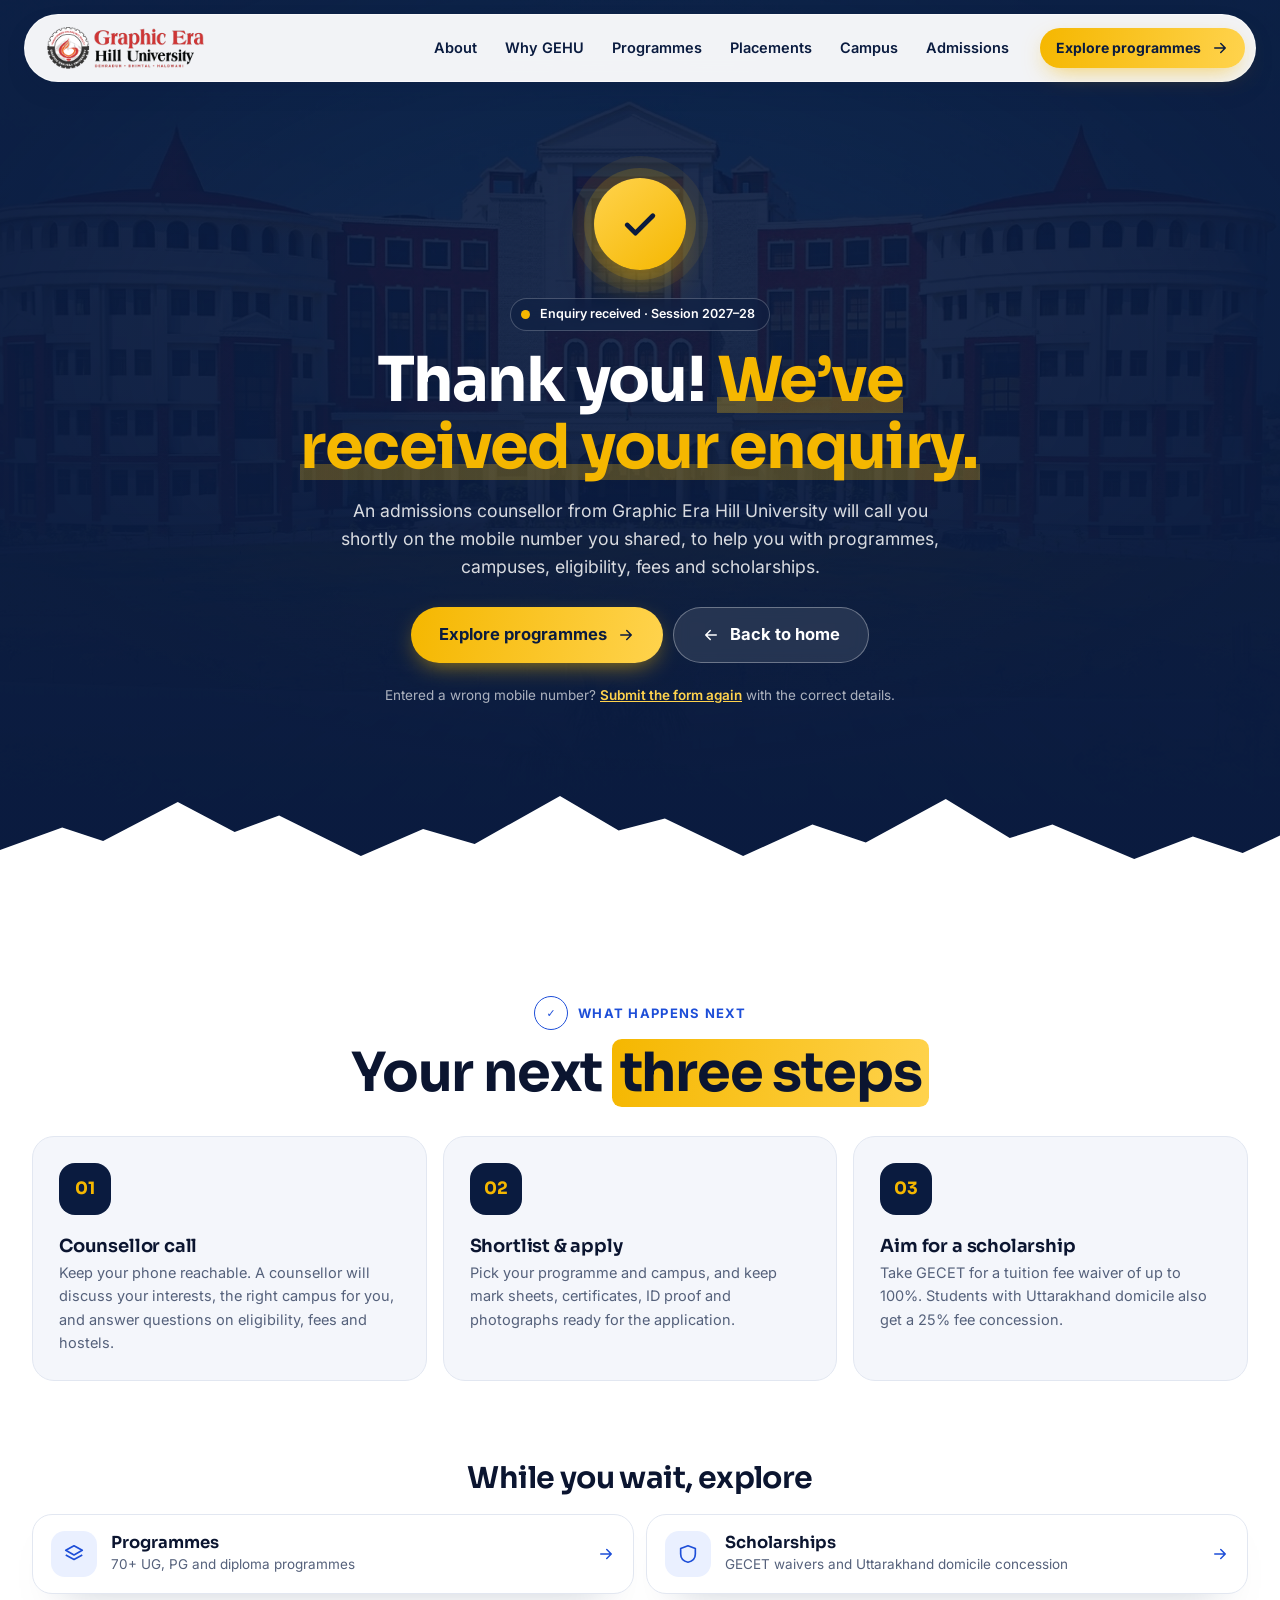
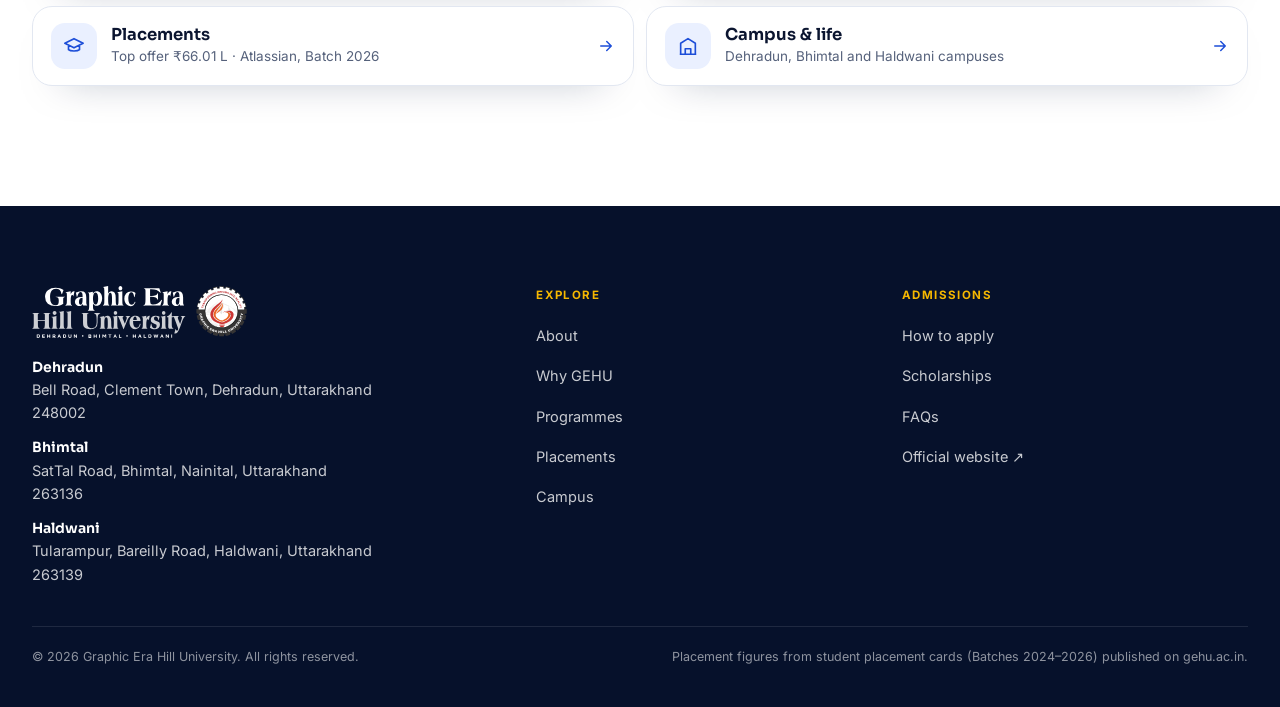
<file: thank-you.html>
<!doctype html>
<html lang="en">
<head>
  <meta charset="utf-8">
  <meta name="viewport" content="width=device-width, initial-scale=1, viewport-fit=cover">
  <meta name="robots" content="noindex, nofollow">
  <title>Thank you · Enquiry received · Graphic Era Hill University</title>
  <meta name="description" content="Your admissions enquiry for Session 2027–28 at Graphic Era Hill University has been received.">
  <meta name="theme-color" content="#0A1B3F">
  <link rel="icon" href="assets/img/brand/favicon-64.png" type="image/png">
  <link rel="apple-touch-icon" href="assets/img/brand/favicon-180.png">
  <script>
    // NoPaperForms opens its redirect URL inside the form's iframe. There we show only a compact
    // confirmation and send the whole tab to this page, so the visitor sees the full thank-you page.
    // Works when this file is on the same domain (and http/https, www/non-www) as the landing page.
    (function () {
      if (window.top === window.self) return;
      document.documentElement.classList.add('ty-framed');
      try { window.top.location.href = window.location.href; } catch (e) { /* blocked: the compact card + "Continue" link stay */ }
    })();
  </script>
  <link rel="preload" href="assets/fonts/sora.woff2" as="font" type="font/woff2" crossorigin>
  <link rel="preload" href="assets/fonts/inter.woff2" as="font" type="font/woff2" crossorigin>
  <link rel="stylesheet" href="assets/css/style.css?v=9">
  <!-- Conversion tags (Google Ads, Meta, GA4 "generate_lead"…) go here, wrapped in
       if (window.top === window.self) { … } so they fire once, on the full page only. -->
</head>
<body>
<svg width="0" height="0" style="position:absolute" aria-hidden="true">
  <symbol id="i-arrow" viewBox="0 0 24 24"><path d="M5 12h14M13 6l6 6-6 6" fill="none" stroke="currentColor" stroke-width="2" stroke-linecap="round" stroke-linejoin="round"/></symbol>
  <symbol id="i-back" viewBox="0 0 24 24"><path d="M19 12H5M11 6l-6 6 6 6" fill="none" stroke="currentColor" stroke-width="2" stroke-linecap="round" stroke-linejoin="round"/></symbol>
  <symbol id="i-layers" viewBox="0 0 24 24"><path d="m12 3 9 5-9 5-9-5 9-5z M3 13l9 5 9-5" fill="none" stroke="currentColor" stroke-width="1.8" stroke-linejoin="round"/></symbol>
  <symbol id="i-building" viewBox="0 0 24 24"><path d="M4 21V9l8-5 8 5v12M9 21v-6h6v6M3 21h18" fill="none" stroke="currentColor" stroke-width="1.8" stroke-linejoin="round"/></symbol>
  <symbol id="i-cap" viewBox="0 0 24 24"><path d="m2 9 10-5 10 5-10 5L2 9zm4 2v5c2 2 10 2 12 0v-5" fill="none" stroke="currentColor" stroke-width="1.8" stroke-linejoin="round"/></symbol>
  <symbol id="i-shield" viewBox="0 0 24 24"><path d="M12 3 4 6v6c0 5 3.5 8 8 9 4.5-1 8-4 8-9V6l-8-3z" fill="none" stroke="currentColor" stroke-width="1.8" stroke-linejoin="round"/></symbol>
  <symbol id="i-menu" viewBox="0 0 24 24"><path d="M4 7h16M4 12h16M4 17h10" fill="none" stroke="currentColor" stroke-width="2" stroke-linecap="round"/></symbol>
  <symbol id="i-close" viewBox="0 0 24 24"><path d="M6 6l12 12M18 6 6 18" fill="none" stroke="currentColor" stroke-width="2" stroke-linecap="round"/></symbol>
  <symbol id="ridge" viewBox="0 0 1440 120" preserveAspectRatio="none"><path d="M0 120V84l70-30 46 18 84-52 64 40 50-22 92 54 70-36 58 20 96-64 66 46 52-16 88 50 78-42 60 24 90-58 72 52 48-18 92 46 66-30 56 22 72-40v118z"/></symbol>
</svg>

<!-- Compact view, shown only while this page is inside the NoPaperForms iframe -->
<div class="ty-mini" role="status">
  <span class="ty__seal ty__seal--sm" aria-hidden="true"><svg viewBox="0 0 24 24"><path d="m5 12.5 4.5 4.5L19 7.5" pathLength="24"/></svg></span>
  <p class="ty-mini__t">Enquiry received</p>
  <p class="ty-mini__p">Our admissions counsellor will call you shortly.</p>
  <a class="btn btn--gold btn--sm" href="thank-you.html" target="_top">Continue<svg aria-hidden="true"><use href="#i-arrow"/></svg></a>
</div>

<a class="skip" href="#main">Skip to content</a>

<!-- ================================================================= HEADER (same as the landing page) -->
<header class="hdr" id="hdr">
  <div class="hdr__bar">
    <a class="hdr__logo" href="index.html" aria-label="Graphic Era Hill University, home">
      <img src="assets/brand/logo-color.png" width="157" height="42" alt="Graphic Era Hill University">
    </a>
    <nav class="hdr__nav" aria-label="Primary">
      <a href="index.html#about">About</a><a href="index.html#why">Why GEHU</a><a href="index.html#programmes">Programmes</a><a href="index.html#placements">Placements</a><a href="index.html#campus">Campus</a><a href="index.html#admissions">Admissions</a>
    </nav>
    <a class="btn btn--gold btn--sm hdr__cta" href="index.html#programmes">Explore programmes<svg aria-hidden="true"><use href="#i-arrow"/></svg></a>
    <a class="hdr__menu" href="#menu" aria-label="Open menu"><svg aria-hidden="true"><use href="#i-menu"/></svg></a>
    <a class="hdr__menu hdr__x" href="#_" aria-label="Close menu"><svg aria-hidden="true"><use href="#i-close"/></svg></a>
  </div>
  <div class="menu" id="menu">
    <nav aria-label="Sections">
      <a href="index.html#about"><span class="mono">01</span>About</a>
      <a href="index.html#why"><span class="mono">02</span>Why GEHU</a>
      <a href="index.html#programmes"><span class="mono">03</span>Programmes</a>
      <a href="index.html#placements"><span class="mono">04</span>Placements</a>
      <a href="index.html#campus"><span class="mono">05</span>Campus</a>
      <a href="index.html#admissions"><span class="mono">06</span>Admissions</a>
      <a href="index.html#faq"><span class="mono">07</span>FAQs</a>
    </nav>
    <a class="btn btn--gold" href="index.html">Back to home<svg aria-hidden="true"><use href="#i-arrow"/></svg></a>
  </div>
  <a class="scrim" href="#_" tabindex="-1" aria-hidden="true"></a>
</header>

<main id="main">
  <!-- =============================================================== CONFIRMATION HERO -->
  <section class="ty-hero" aria-labelledby="ty-title">
    <picture class="hero__media">
      <img src="assets/img/hero/dehradun-campus-1024.webp" srcset="assets/img/hero/dehradun-campus-640.webp 640w, assets/img/hero/dehradun-campus-1024.webp 1024w, assets/img/hero/dehradun-campus-1280.webp 1280w" sizes="100vw" width="1280" height="853" alt="" fetchpriority="high" decoding="async">
    </picture>
    <div class="hero__veil" aria-hidden="true"></div>

    <div class="wrap ty" role="status">
      <span class="ty__seal" aria-hidden="true"><svg viewBox="0 0 24 24"><path d="m5 12.5 4.5 4.5L19 7.5" pathLength="24"/></svg></span>
      <p class="pill"><span class="pill__dot" aria-hidden="true"></span>Enquiry received · Session 2027–28</p>
      <h1 class="ty__title" id="ty-title">Thank you! <span class="hl">We’ve received your enquiry.</span></h1>
      <p class="ty__lede">An admissions counsellor from Graphic Era Hill University will call you shortly on the mobile number you shared, to help you with programmes, campuses, eligibility, fees and scholarships.</p>
      <div class="hero__ctas">
        <a class="btn btn--gold btn--lg" href="index.html#programmes">Explore programmes<svg aria-hidden="true"><use href="#i-arrow"/></svg></a>
        <a class="btn btn--glass btn--lg" href="index.html"><svg aria-hidden="true"><use href="#i-back"/></svg>Back to home</a>
      </div>
      <p class="ty__note">Entered a wrong mobile number? <a href="index.html#apply">Submit the form again</a> with the correct details.</p>
    </div>
    <svg class="ridge ridge--hero" aria-hidden="true"><use href="#ridge"/></svg>
  </section>

  <!-- =============================================================== WHAT HAPPENS NEXT -->
  <section class="sec ty-next" aria-labelledby="next-title">
    <div class="wrap">
      <div class="ty-next__head">
        <p class="eyebrow"><span class="mono">✓</span>What happens next</p>
        <h2 class="h2" id="next-title">Your next <span class="mark">three steps</span></h2>
      </div>

      <ol class="ty-steps">
        <li class="ty-step" data-reveal><span class="journey__n">01</span><div><h3>Counsellor call</h3><p>Keep your phone reachable. A counsellor will discuss your interests, the right campus for you, and answer questions on eligibility, fees and hostels.</p></div></li>
        <li class="ty-step" data-reveal><span class="journey__n">02</span><div><h3>Shortlist &amp; apply</h3><p>Pick your programme and campus, and keep mark sheets, certificates, ID proof and photographs ready for the application.</p></div></li>
        <li class="ty-step" data-reveal><span class="journey__n">03</span><div><h3>Aim for a scholarship</h3><p>Take GECET for a tuition fee waiver of up to 100%. Students with Uttarakhand domicile also get a 25% fee concession.</p></div></li>
      </ol>

      <h3 class="h3 ty-explore">While you wait, explore</h3>
      <ul class="ty-links">
        <li><a class="ty-link" href="index.html#programmes"><span class="ty-link__ico"><svg aria-hidden="true"><use href="#i-layers"/></svg></span><span><b>Programmes</b><small>70+ UG, PG and diploma programmes</small></span><svg class="ty-link__go" aria-hidden="true"><use href="#i-arrow"/></svg></a></li>
        <li><a class="ty-link" href="index.html#scholarships"><span class="ty-link__ico"><svg aria-hidden="true"><use href="#i-shield"/></svg></span><span><b>Scholarships</b><small>GECET waivers and Uttarakhand domicile concession</small></span><svg class="ty-link__go" aria-hidden="true"><use href="#i-arrow"/></svg></a></li>
        <li><a class="ty-link" href="index.html#placements"><span class="ty-link__ico"><svg aria-hidden="true"><use href="#i-cap"/></svg></span><span><b>Placements</b><small>Top offer ₹66.01 L · Atlassian, Batch 2026</small></span><svg class="ty-link__go" aria-hidden="true"><use href="#i-arrow"/></svg></a></li>
        <li><a class="ty-link" href="index.html#campus"><span class="ty-link__ico"><svg aria-hidden="true"><use href="#i-building"/></svg></span><span><b>Campus &amp; life</b><small>Dehradun, Bhimtal and Haldwani campuses</small></span><svg class="ty-link__go" aria-hidden="true"><use href="#i-arrow"/></svg></a></li>
      </ul>
    </div>
  </section>
</main>

<!-- ================================================================= FOOTER (same as the landing page) -->
<footer class="ftr ftr--plain">
  <div class="wrap ftr__grid">
    <div>
      <img src="assets/brand/logo.svg" width="180" height="44" alt="Graphic Era Hill University" loading="lazy">
      <ul class="ftr__campuses">
        <li><b>Dehradun</b>Bell Road, Clement Town, Dehradun, Uttarakhand 248002</li>
        <li><b>Bhimtal</b>SatTal Road, Bhimtal, Nainital, Uttarakhand 263136</li>
        <li><b>Haldwani</b>Tularampur, Bareilly Road, Haldwani, Uttarakhand 263139</li>
      </ul>
    </div>
    <nav aria-label="Footer">
      <p class="mono">Explore</p>
      <ul><li><a href="index.html#about">About</a></li><li><a href="index.html#why">Why GEHU</a></li><li><a href="index.html#programmes">Programmes</a></li><li><a href="index.html#placements">Placements</a></li><li><a href="index.html#campus">Campus</a></li></ul>
    </nav>
    <nav aria-label="Admissions">
      <p class="mono">Admissions</p>
      <ul><li><a href="index.html#admissions">How to apply</a></li><li><a href="index.html#scholarships">Scholarships</a></li><li><a href="index.html#faq">FAQs</a></li><li><a href="https://gehu.ac.in" rel="noopener">Official website ↗</a></li></ul>
    </nav>
  </div>
  <div class="wrap ftr__fine">
    <p>© 2026 Graphic Era Hill University. All rights reserved.</p>
    <p>Placement figures from student placement cards (Batches 2024–2026) published on gehu.ac.in.</p>
  </div>
</footer>
</body>
</html>
</file>
<file: assets/css/style.css>
/* =====================================================================
   Graphic Era Hill University · Admissions 2027–28 landing page
   Static HTML + CSS with an external enquiry widget. Mobile-first.
   Breakpoints: 560px (large phone / small tablet), 861px (desktop), 1100px (wide).

   Contents
   01 Fonts & tokens        08 Why GEHU (bento)
   02 Base                  09 Programmes (CSS-only tabs)
   03 Buttons               10 Placements
   04 Header & menu         11 Campus
   05 Hero                  12 Admissions & scholarships
   06 Enquiry form          13 FAQ
   07 Tapes, sections,      14 CTA, footer, dock
      About                 15 Motion · 16 Tablet · 17 Desktop · 18 Wide
   ===================================================================== */

/* ------------------------------------------------------------- 01 fonts & tokens */
@font-face{font-family:"Sora";src:url(../fonts/sora.woff2) format("woff2");font-weight:100 800;font-display:swap}
@font-face{font-family:"Inter";src:url(../fonts/inter.woff2) format("woff2");font-weight:100 900;font-display:swap}

:root{
  --ink:#0A1B3F; --ink-2:#0F2552; --navy:#123274; --blue:#1D4ED8; --blue-2:#3B6BFF; --sky:#EAF0FF;
  --gold:#F5B700; --gold-2:#FFD34D; --cream:#FFF6D9; --paper:#FFFFFF; --mist:#F4F6FB; --line:#E2E7F1;
  --text:#0B1530; --muted:#55617B; --crimson:#BC1839; --ok:#118A55;
  --display:"Sora","Inter",ui-sans-serif,system-ui,sans-serif;
  --body:"Inter",ui-sans-serif,system-ui,-apple-system,"Segoe UI",Roboto,sans-serif;
  --r:18px; --gutter:16px; --hdr:64px;
  --ease:cubic-bezier(.2,.7,.2,1);
  --shadow:0 30px 60px -36px rgba(10,27,63,.45);
}

/* ------------------------------------------------------------- 02 base */
*,*::before,*::after{box-sizing:border-box}
[hidden]{display:none!important}
html{scroll-behavior:smooth;scroll-padding-top:88px;-webkit-text-size-adjust:100%;overflow-x:clip}
body{margin:0;font-family:var(--body);font-size:16px;line-height:1.6;color:var(--text);background:var(--paper);-webkit-font-smoothing:antialiased;overflow-x:clip;text-rendering:optimizeLegibility}
img{max-width:100%;height:auto;display:block}
a{color:inherit}
button,input,select{font:inherit;color:inherit}
svg{width:1em;height:1em;flex:none}
h1,h2,h3,p,figure{margin:0}
ul,ol{margin:0;padding:0;list-style:none}
.wrap{width:min(1240px,100% - var(--gutter)*2);margin-inline:auto}
.mono{font-family:var(--body);font-size:.72rem;font-weight:700;letter-spacing:.12em;text-transform:uppercase}
.nw{white-space:nowrap}
.skip{position:absolute;left:12px;top:-60px;z-index:100;background:var(--gold);color:var(--ink);padding:10px 14px;border-radius:10px;font-weight:700;text-decoration:none}
.skip:focus{top:12px}
:focus-visible{outline:3px solid var(--blue-2);outline-offset:3px;border-radius:6px}
/* grid/flex children may shrink below their content */
.hero__grid>*,.about__grid>*,.acad__head>*,.place__head>*,.ftr__grid>*,.faq__grid>*,.schol>*{min-width:0}

/* ------------------------------------------------------------- 03 buttons */
.btn{--h:48px;display:inline-flex;align-items:center;justify-content:center;gap:10px;min-height:var(--h);padding:0 22px;border-radius:999px;border:0;font-weight:700;font-size:15px;line-height:1.2;text-decoration:none;cursor:pointer;transition:transform .25s var(--ease),box-shadow .25s,background .25s,color .25s;white-space:nowrap}
.btn svg{font-size:18px;transition:transform .25s var(--ease)}
.btn:hover svg{transform:translateX(4px)}
.btn--gold{background:linear-gradient(100deg,var(--gold),var(--gold-2));color:var(--ink);box-shadow:0 8px 24px -8px rgba(245,183,0,.7)}
.btn--gold:hover{transform:translateY(-2px);box-shadow:0 14px 30px -10px rgba(245,183,0,.85)}
.btn--glass{background:rgba(255,255,255,.1);color:#fff;border:1.5px solid rgba(255,255,255,.32);backdrop-filter:blur(8px);-webkit-backdrop-filter:blur(8px)}
.btn--glass:hover{background:rgba(255,255,255,.2)}
.btn--sm{--h:40px;padding:0 16px;font-size:14px}
.btn--lg{--h:56px;padding:0 28px;font-size:16.5px}

/* ------------------------------------------------------------- 04 header & menu */
.hdr{position:fixed;inset:8px 0 auto;z-index:50;pointer-events:none}
.hdr__bar{pointer-events:auto;position:relative;z-index:2;width:min(1240px,100% - 16px);margin-inline:auto;height:var(--hdr);display:flex;align-items:center;gap:12px;padding:0 10px 0 16px;border-radius:20px;background:rgba(255,255,255,.95);backdrop-filter:saturate(1.4) blur(14px);-webkit-backdrop-filter:saturate(1.4) blur(14px);box-shadow:0 10px 30px -14px rgba(10,27,63,.35);border:1px solid rgba(255,255,255,.6)}
.hdr__logo{display:flex;margin-right:auto;border-radius:8px}
.hdr__logo img{height:38px;width:auto}
.hdr__nav,.hdr__cta{display:none}
.hdr__menu{width:44px;height:44px;border-radius:14px;background:var(--ink);color:#fff;display:grid;place-items:center;font-size:22px;text-decoration:none}
.hdr__x{display:none}
/* Mobile menu: opens with #menu as the URL target; any section link changes the target and closes it. */
.menu{display:none;pointer-events:auto;position:relative;z-index:2;width:min(1240px,100% - 16px);margin:8px auto 0;padding:14px;border-radius:22px;background:var(--ink);color:#fff;box-shadow:0 30px 60px -20px rgba(0,0,0,.5);max-height:calc(100svh - var(--hdr) - 32px);overflow-y:auto}
.menu:target{display:block;animation:drop .35s var(--ease)}
@keyframes drop{from{opacity:0;transform:translateY(-10px)}}
.hdr:has(#menu:target) .hdr__menu{display:none}
.hdr:has(#menu:target) .hdr__x{display:grid}
.menu nav{display:grid;margin-bottom:14px}
.menu nav a{display:flex;align-items:center;gap:14px;min-height:56px;padding:6px 10px;font-family:var(--display);font-size:22px;font-weight:600;text-decoration:none;border-bottom:1px solid rgba(255,255,255,.08)}
.menu nav a:hover{color:var(--gold-2)}
.menu nav a .mono{color:var(--gold);width:24px}
.menu .btn{width:100%}
.scrim{display:none}
.menu:target ~ .scrim{display:block;position:fixed;inset:0;z-index:1;background:rgba(6,17,43,.55);pointer-events:auto;cursor:default}

/* ------------------------------------------------------------- 05 hero (mobile) */
.hero{position:relative;isolation:isolate;background:var(--ink);color:#fff;overflow:hidden;padding-bottom:64px}
.hero__media{position:absolute;inset:0 0 auto;height:72svh;min-height:500px;z-index:-3}
.hero__media img{width:100%;height:100%;object-fit:cover;object-position:50% 35%}
.hero__veil{position:absolute;inset:0;z-index:-2;background:linear-gradient(180deg,rgba(10,27,63,.3) 0,rgba(10,27,63,.4) 26%,rgba(10,27,63,.92) 56%,var(--ink) 70%)}
.topo{position:absolute;inset:0;width:100%;height:100%;fill:none;stroke:var(--gold);stroke-width:1;opacity:.16;pointer-events:none}
.hero__topo{z-index:-1}
.hero__year{position:absolute;z-index:-1;right:-4vw;top:calc(var(--hdr) + 8px);font-family:var(--display);font-weight:800;font-size:46vw;line-height:.78;letter-spacing:-.04em;color:transparent;-webkit-text-stroke:1.5px rgba(255,255,255,.2);pointer-events:none;user-select:none}
.hero__grid{display:grid;gap:32px;padding-top:calc(72svh - 250px)}
.pill{display:inline-flex;align-items:center;gap:10px;max-width:100%;padding:7px 14px 7px 10px;border-radius:999px;background:rgba(10,27,63,.45);border:1px solid rgba(255,255,255,.22);backdrop-filter:blur(8px);-webkit-backdrop-filter:blur(8px);font-size:12.5px;font-weight:600;line-height:1.35}
.pill__dot{flex:none;width:9px;height:9px;border-radius:50%;background:var(--gold);box-shadow:0 0 0 0 rgba(245,183,0,.7);animation:pulse 2s infinite}
@keyframes pulse{70%{box-shadow:0 0 0 10px rgba(245,183,0,0)}100%{box-shadow:0 0 0 0 rgba(245,183,0,0)}}
.hero__title{margin-top:14px;font-family:var(--display);font-weight:700;font-size:clamp(38px,11vw,88px);line-height:1.04;letter-spacing:-.025em;text-wrap:balance}
.hl{color:var(--gold);background:linear-gradient(transparent 72%,rgba(245,183,0,.28) 72% 92%,transparent 92%);padding-right:.04em}
.hero__lede{margin-top:14px;max-width:560px;color:rgba(255,255,255,.84);font-size:16px}
.hero__ctas{display:flex;flex-wrap:wrap;gap:10px;margin-top:22px}
.hero__ctas .btn{flex:1 1 200px}

/* Stats: a ruler with markers on desktop, swipeable chips on mobile */
.alt{margin-top:26px;margin-inline:calc(var(--gutter)*-1)}
.alt__ruler{display:none}
.alt__list{display:flex;gap:10px;overflow-x:auto;scroll-snap-type:x mandatory;padding:4px var(--gutter) 6px;scrollbar-width:none}
.alt__list::-webkit-scrollbar{display:none}
.alt__mark{scroll-snap-align:start;flex:0 0 auto;min-width:148px;padding:14px 16px;border-radius:16px;background:rgba(255,255,255,.08);border:1px solid rgba(255,255,255,.16);display:grid;gap:2px}
.alt__value{font-family:var(--display);font-size:28px;font-weight:700;letter-spacing:-.02em;line-height:1;color:#fff;white-space:nowrap}
.alt__label{font-size:13px;font-weight:600;color:var(--gold-2)}
.alt__note{font-size:12px;color:rgba(255,255,255,.66)}

/* NoPaperForms enquiry widget card (same design as the GEU page, D:\CP\visitpage) */
/* --form-h = the widget's natural content height. Set it once (and keep data-height in index.html equal):
   if the live form shows its own scrollbar, raise it; if there is empty space under Submit, lower it. */
.hero__slot{--form-h:580px;--card-h:calc(var(--form-h) + 72px);scroll-margin-top:100px;position:relative;z-index:1;width:min(100%,440px);margin:24px auto 36px;border-radius:20px;overflow:hidden;color:var(--text);
  background:#fff;
  box-shadow:0 30px 70px -28px rgba(0,0,0,.7)}
.hero__form-head{position:relative;padding:12px 18px 20px;color:#fff;overflow:hidden;
  background:repeating-radial-gradient(circle at 108% -12%,transparent 0 13px,rgba(245,183,0,.17) 13px 14px),radial-gradient(90% 130% at 0% 0%,rgba(59,107,255,.42),transparent 62%),linear-gradient(135deg,#123274 0%,#0A1B3F 100%)}
.hero__form-head::after{content:"";position:absolute;left:0;right:0;bottom:-1px;height:10px;background:#fff;clip-path:polygon(0 100%,0 62%,5% 34%,10% 58%,17% 12%,25% 52%,32% 28%,40% 64%,48% 16%,56% 56%,63% 30%,71% 66%,79% 22%,87% 58%,93% 36%,100% 62%,100% 100%)}
.hero__form-title{display:flex;align-items:center;flex-wrap:wrap;gap:4px 10px;margin:0;font-family:var(--display);font-size:19px;line-height:1.25;font-weight:700;letter-spacing:-.02em;color:#fff}
.hero__form-badge{padding:2px 9px;border-radius:999px;background:rgba(245,183,0,.16);border:1px solid rgba(245,183,0,.4);font-family:var(--body,inherit);font-size:10.5px;font-weight:700;letter-spacing:.1em;line-height:1.5;color:#FFD34D}
.hero__form-subtitle{margin:2px 0 0;font-size:12.5px;line-height:1.4;color:rgba(255,255,255,.74)}

/* The widget: card height = header + exactly --form-h, so nothing clips and nothing scrolls twice */
.npf_wgts{position:relative;min-height:var(--form-h);background:#fff}
.npf_wgts iframe{display:block;width:100%!important;height:var(--form-h)!important;max-width:100%;border:0}
/* Local (not whitelisted): hide NoPaperForms' "403" page; the card stays plain white at the real size */
.npf_wgts.is-preview iframe{visibility:hidden}

/* ridge divider */
.ridge{position:absolute;left:0;width:100%;height:56px;fill:#fff;pointer-events:none}
.ridge--hero{bottom:-1px}

/* ------------------------------------------------------------- 07 tapes */
.tapes{position:relative;z-index:3;height:112px;margin-top:-36px;overflow:hidden;pointer-events:none}
.tape{position:absolute;left:-6%;width:112%;display:flex;overflow:hidden;padding:12px 0;font-family:var(--display);font-size:15px;font-weight:650;text-transform:uppercase;letter-spacing:.02em;white-space:nowrap}
.tape--gold{top:26px;background:var(--gold);color:var(--ink);transform:rotate(-2.4deg);z-index:2;box-shadow:0 10px 24px -12px rgba(0,0,0,.4)}
.tape--ink{top:40px;background:var(--ink);color:#fff;transform:rotate(1.8deg)}
.tape__track{display:flex;align-items:center;gap:22px;padding-right:22px;flex-shrink:0;animation:marquee 46s linear infinite}
.tape--ink .tape__track{animation-direction:reverse;animation-duration:52s}
.tape i{font-style:normal;color:var(--crimson)}
.tape--ink i{color:var(--gold)}
@keyframes marquee{to{transform:translateX(-100%)}}

/* ------------------------------------------------------------- sections (shared) */
.sec{position:relative;padding:72px 0}
.eyebrow{display:flex;align-items:center;gap:10px;font-size:13px;font-weight:700;color:var(--blue);text-transform:uppercase;letter-spacing:.1em;margin-bottom:14px}
.eyebrow .mono{display:inline-grid;place-items:center;width:34px;height:34px;border-radius:50%;border:1.5px solid currentColor;font-size:.68rem;letter-spacing:0}
.eyebrow--light{color:var(--gold)}
.h2{font-family:var(--display);font-weight:700;font-size:clamp(30px,7.4vw,54px);line-height:1.1;letter-spacing:-.022em;text-wrap:balance}
.h3{font-family:var(--display);font-weight:650;font-size:clamp(22px,4.6vw,30px);letter-spacing:-.02em;line-height:1.15}
.lede{margin-top:16px;color:var(--muted);font-size:16.5px;max-width:620px}
.mark{background:linear-gradient(100deg,var(--gold),var(--gold-2));padding:0 .14em;border-radius:.18em;-webkit-box-decoration-break:clone;box-decoration-break:clone}
.mark--blue{background:none;color:var(--blue);padding:0}
.mark--ink{background:var(--ink);color:var(--gold)}

/* about */
.about__grid{display:grid;gap:44px}
.ranks{margin-top:28px;display:grid;grid-template-columns:1fr 1fr;gap:10px}
.rank{display:grid;gap:2px;padding:16px;border-radius:18px;background:var(--mist);border:1px solid var(--line)}
.rank b{font-family:var(--display);font-size:clamp(24px,7vw,32px);font-weight:700;letter-spacing:-.02em;line-height:1.05;color:var(--ink)}
.rank span{font-weight:700;font-size:14.5px}
.rank small{font-size:11px;font-weight:700;letter-spacing:.1em;text-transform:uppercase;color:var(--muted)}
.rank--hi{background:var(--ink);border-color:var(--ink);color:#fff}
.rank--hi b{color:var(--gold)}
.rank--hi small{color:rgba(255,255,255,.66)}
.fan{display:flex;gap:14px;overflow-x:auto;scroll-snap-type:x mandatory;padding:10px var(--gutter) 22px;margin-inline:calc(var(--gutter)*-1);scrollbar-width:none}
.fan::-webkit-scrollbar{display:none}
.fan__card{flex:0 0 70%;scroll-snap-align:center;background:#fff;padding:10px 10px 0;border-radius:16px;box-shadow:0 20px 40px -18px rgba(10,27,63,.35);transition:transform .5s var(--ease)}
.fan__card img{width:100%;aspect-ratio:4/5;object-fit:cover;object-position:50% 20%;border-radius:10px;background:var(--mist)}
.fan__card figcaption{font-size:11px;font-weight:700;letter-spacing:.08em;text-transform:uppercase;color:var(--muted);padding:10px 2px 12px}
.fan__card--1{transform:rotate(-2deg)}.fan__card--2{transform:rotate(1.5deg)}.fan__card--3{transform:rotate(-1deg)}
.accr{margin-top:46px;display:grid;grid-template-columns:repeat(3,1fr);gap:10px}
.accr__item{display:grid;justify-items:center;align-content:center;gap:8px;padding:14px 8px;border-radius:16px;border:1px solid var(--line);background:#fff;text-align:center}
.accr__item img{height:46px;width:auto;max-width:100%;object-fit:contain}
.accr__item span{font-size:12px;font-weight:700;color:var(--muted)}
.accr--2{grid-template-columns:repeat(2,minmax(0,220px))!important;justify-content:start}

/* ------------------------------------------------------------- 08 why GEU (bento) */
.why{background:var(--ink);color:#fff;overflow:hidden;isolation:isolate}
.why::before{content:"";position:absolute;inset:auto auto -30% -20%;width:80vw;height:80vw;border-radius:50%;background:radial-gradient(circle,rgba(59,107,255,.3),transparent 65%);z-index:-1}
.why__topo{z-index:-1;opacity:.08}
.why__head{display:grid;gap:8px;margin-bottom:32px}
.why .lede{color:rgba(255,255,255,.74);margin-top:0}
.bento{display:grid;grid-template-columns:1fr 1fr;gap:12px}
.bx{position:relative;isolation:isolate;display:flex;align-items:flex-end;min-height:230px;border-radius:22px;overflow:hidden;background:#13295a}
.bx img{position:absolute;inset:0;width:100%;height:100%;object-fit:cover;z-index:-2;transition:transform .8s var(--ease)}
.bx::after{content:"";position:absolute;inset:0;z-index:-1;background:linear-gradient(180deg,rgba(10,27,63,.1) 0,rgba(10,27,63,.55) 30%,rgba(10,27,63,.9) 55%,rgba(10,27,63,.97) 100%)}
.bx--a::after,.bx--b::after{background:linear-gradient(180deg,rgba(10,27,63,0) 25%,rgba(10,27,63,.65) 55%,rgba(10,27,63,.96) 100%)}
.bx:hover img{transform:scale(1.06)}
.bx__body{display:grid;gap:4px;padding:16px}
.bx__n{color:var(--gold)}
.bx h3{font-family:var(--display);font-size:17px;font-weight:650;line-height:1.2;letter-spacing:-.01em}
.bx p{font-size:13.5px;line-height:1.45;color:rgba(255,255,255,.84)}
.bx--a,.bx--b{grid-column:span 2}
.bx--a{min-height:340px}
.bx--a h3,.bx--b h3{font-size:21px}
.bx--stat{background:linear-gradient(150deg,var(--gold-2),var(--gold) 70%);color:var(--ink);align-items:stretch}
.bx--stat::after{display:none}
.bx--stat .bx__body{align-content:space-between;width:100%}
.bx--stat .bx__n{color:var(--ink)}
.bx--stat p{color:rgba(10,27,63,.75)}
.bx__big{font-family:var(--display);font-size:clamp(48px,14vw,76px);font-weight:800;line-height:.9;letter-spacing:-.04em}

/* ------------------------------------------------------------- 09 programmes (CSS-only tabs) */
.acad{background:var(--mist);background-image:linear-gradient(rgba(18,50,116,.05) 1px,transparent 1px),linear-gradient(90deg,rgba(18,50,116,.05) 1px,transparent 1px);background-size:44px 44px}
.acad__head{display:grid;gap:28px;margin-bottom:28px}
.acad__head .count{color:var(--blue)}
.labs{display:flex;gap:12px;overflow-x:auto;scroll-snap-type:x mandatory;margin-inline:calc(var(--gutter)*-1);padding:0 var(--gutter) 6px;scrollbar-width:none}
.labs::-webkit-scrollbar{display:none}
.lab{position:relative;flex:0 0 78%;scroll-snap-align:start;border-radius:18px;overflow:hidden;background:#dfe5f2}
.lab img{width:100%;aspect-ratio:16/10;object-fit:cover}
.lab figcaption{position:absolute;inset:auto 0 0;padding:28px 14px 12px;color:#fff;font-weight:700;font-size:14px;background:linear-gradient(transparent,rgba(10,27,63,.88));display:grid;gap:2px}
.lab figcaption .mono{color:var(--gold);font-size:.62rem}
.xp{background:#fff;border-radius:24px;padding:14px;box-shadow:var(--shadow);border:1px solid var(--line)}
.xp__top{display:grid;gap:10px}
.xp__levels{position:relative;display:flex;gap:4px;padding:4px;border-radius:16px;background:var(--mist)}
.xp__radio{position:absolute;opacity:0;width:1px;height:1px;margin:0;pointer-events:none}
.xp__lv{flex:1 1 0;display:flex;align-items:center;justify-content:center;gap:8px;min-height:46px;padding:0 10px;border-radius:12px;font-weight:700;font-size:14px;color:var(--muted);cursor:pointer;transition:all .25s var(--ease);white-space:nowrap;user-select:none}
.xp__lv:hover{color:var(--ink)}
.xp__lvl{display:none}
.xp__lv b{font-size:11px;font-weight:700;padding:2px 7px;border-radius:999px;background:rgba(10,27,63,.07)}
.xp__radio:checked + .xp__lv{background:var(--ink);color:#fff;box-shadow:0 8px 18px -10px rgba(10,27,63,.8)}
.xp__radio:checked + .xp__lv b{background:var(--gold);color:var(--ink)}
.xp__radio:focus-visible + .xp__lv{outline:3px solid var(--blue-2);outline-offset:2px}
.xp__hint{font-size:13px;color:var(--muted);padding:0 4px}
@supports selector(:has(a)){
  .xp__panel{display:none}
  .xp:has(#lv-ug:checked) .xp__panel--ug,.xp:has(#lv-pg:checked) .xp__panel--pg,.xp:has(#lv-dip:checked) .xp__panel--dip{display:block;animation:fadeUp .45s var(--ease)}
}
@keyframes fadeUp{from{opacity:0;transform:translateY(8px)}}
.depts{columns:1;column-gap:12px;margin-top:12px}
.dept{break-inside:avoid;margin-bottom:10px;border:1px solid var(--line);border-radius:16px;background:#fff;transition:border-color .25s,box-shadow .25s}
.dept:hover{border-color:#C9D5F0}
.dept[open]{border-color:#C9D5F0;box-shadow:0 18px 34px -26px rgba(10,27,63,.55)}
.dept summary{display:grid;grid-template-columns:auto 1fr auto;align-items:center;gap:12px;min-height:64px;padding:12px 12px 12px 14px;cursor:pointer;list-style:none;border-radius:16px}
.dept summary::-webkit-details-marker{display:none}
.dept__ico{width:38px;height:38px;border-radius:11px;background:var(--sky);color:var(--blue);display:grid;place-items:center;font-family:var(--display);font-weight:700;font-size:13px;letter-spacing:.02em}
.dept[open] .dept__ico{background:var(--ink);color:var(--gold)}
.dept__txt{display:grid;min-width:0}
.dept__name{font-family:var(--display);font-weight:650;font-size:15.5px;line-height:1.25;letter-spacing:-.01em}
.dept__meta{font-size:12.5px;color:var(--muted);margin-top:2px}
.dept__chev{width:32px;height:32px;border-radius:50%;background:var(--mist);display:grid;place-items:center;font-size:16px;transition:transform .3s var(--ease),background .3s}
.dept[open] .dept__chev{transform:rotate(45deg);background:var(--gold)}
.dept__list{display:grid;gap:4px;padding:0 10px 10px}
.dept__list a{display:grid;grid-template-columns:1fr auto;align-items:center;gap:2px 10px;padding:10px 12px;border-radius:11px;background:var(--mist);text-decoration:none;transition:background .2s}
.dept__list a:hover{background:var(--sky)}
.c__t{font-weight:600;font-size:14.5px;line-height:1.35}
.c__y{grid-row:2;font-size:12px;color:var(--muted)}
.c__go{grid-row:1/3;grid-column:2;font-size:16px;color:var(--blue);transition:transform .25s var(--ease)}
.dept__list a:hover .c__go{transform:translateX(3px)}

/* ------------------------------------------------------------- 10 placements */
.place{background:var(--ink);color:#fff;overflow:hidden;isolation:isolate}
.place::before{content:"";position:absolute;inset:-20% -10% auto auto;width:70vw;height:70vw;border-radius:50%;background:radial-gradient(circle,rgba(59,107,255,.35),transparent 65%);z-index:-1}
.place__topo{z-index:-1;opacity:.1}
.place__head{display:grid;gap:26px}
.bigfig{display:grid;gap:4px}
.bigfig__value{font-family:var(--display);font-weight:800;font-size:clamp(60px,19vw,176px);line-height:.95;letter-spacing:-.035em;background:linear-gradient(180deg,var(--gold-2),var(--gold) 60%,#D99A00);-webkit-background-clip:text;background-clip:text;color:transparent;white-space:nowrap}
.bigfig__label{font-family:var(--display);font-size:20px;font-weight:600}
.bigfig__note{color:rgba(255,255,255,.66)}
.arches{display:flex;gap:14px;overflow-x:auto;scroll-snap-type:x mandatory;margin:40px calc(var(--gutter)*-1) 0;padding:12px var(--gutter) 8px;scrollbar-width:none}
.arches::-webkit-scrollbar{display:none}
.arch{flex:0 0 44%;scroll-snap-align:start}
.arch__frame{position:relative;aspect-ratio:4/5;border-radius:999px 999px 18px 18px;background:linear-gradient(180deg,#fff,#E8EEFB);overflow:hidden;outline:2px solid var(--gold);outline-offset:5px;margin:7px}
.arch__frame img{width:100%;height:100%;object-fit:cover;object-position:50% 10%;transition:transform .6s var(--ease)}
.arch:hover img{transform:scale(1.05)}
.arch__name{margin-top:14px;font-family:var(--display);font-weight:650;font-size:16px;line-height:1.2}
.arch__meta{font-size:12.5px;color:var(--gold-2);margin-top:2px}
.recruit{margin-top:64px}
.recruit .h3{margin-bottom:18px}
.marq{display:flex;overflow:hidden;-webkit-mask:linear-gradient(90deg,transparent,#000 8%,#000 92%,transparent);mask:linear-gradient(90deg,transparent,#000 8%,#000 92%,transparent)}
.marq + .marq{margin-top:12px}
.marq__track{display:flex;gap:12px;padding-right:12px;flex-shrink:0;animation:marquee 60s linear infinite}
.marq--rev .marq__track{animation-direction:reverse;animation-duration:70s}
.marq:hover .marq__track{animation-play-state:paused}
.logo-chip{flex:0 0 auto;height:64px;width:146px;border-radius:16px;background:#fff;display:grid;place-items:center;padding:12px 18px}
.logo-chip img{max-height:34px;max-width:110px;width:auto;height:auto;object-fit:contain}
.stories{margin-top:60px}
.stories__head{display:flex;align-items:end;justify-content:space-between;gap:16px;margin-bottom:16px}
.stories__hint{display:inline-flex;align-items:center;gap:6px;color:var(--gold-2)}
.stories__hint svg{font-size:16px;animation:nudge 1.6s var(--ease) infinite}
@keyframes nudge{50%{transform:translateX(5px)}}
.rail{display:flex;gap:14px;overflow-x:auto;scroll-snap-type:x mandatory;margin-inline:calc(var(--gutter)*-1);padding:4px var(--gutter) 16px;scroll-padding-inline:var(--gutter);scrollbar-width:thin;scrollbar-color:var(--gold) rgba(255,255,255,.12)}
.rail::-webkit-scrollbar{height:6px}
.rail::-webkit-scrollbar-track{background:rgba(255,255,255,.12);border-radius:6px}
.rail::-webkit-scrollbar-thumb{background:var(--gold);border-radius:6px}
.story{flex:0 0 76%;scroll-snap-align:start}
.story img{width:100%;aspect-ratio:1;object-fit:cover;border-radius:18px;background:#13295a}

/* ------------------------------------------------------------- 11 campus */
.campus{background:var(--cream);background-image:repeating-linear-gradient(-45deg,rgba(245,183,0,.08) 0 2px,transparent 2px 22px)}
.campus__head{margin-bottom:28px}
.mosaic{display:grid;grid-template-columns:1fr 1fr;grid-auto-rows:140px;grid-auto-flow:dense;gap:10px}
.tile{position:relative;border-radius:18px;overflow:hidden;background:#e9dfc0}
.tile img{width:100%;height:100%;object-fit:cover;transition:transform .8s var(--ease)}
.tile:hover img{transform:scale(1.06)}
.tile--l{grid-column:span 2;grid-row:span 2}
.tile--w{grid-column:span 2}
.tile--t{grid-row:span 2}
.tile figcaption{position:absolute;inset:auto 0 0;padding:34px 12px 10px;background:linear-gradient(transparent,rgba(10,27,63,.85));color:#fff;display:grid}
.tile figcaption b{font-family:var(--display);font-size:14.5px;font-weight:650;line-height:1.25}
.tile figcaption span{font-size:13px;opacity:.85}
.life{margin-top:64px}
.life .h3{margin-bottom:18px}
.polaroids{display:grid;grid-template-columns:1fr 1fr;gap:14px}
.polaroid{background:#fff;padding:8px 8px 0;border-radius:6px;box-shadow:0 18px 30px -18px rgba(10,27,63,.5);transition:transform .45s var(--ease)}
.polaroid img{width:100%;aspect-ratio:1;object-fit:cover;border-radius:3px}
.polaroid figcaption{padding:8px 2px 12px;font-family:var(--display);font-weight:600;font-size:13.5px;line-height:1.3}
.polaroid--1{transform:rotate(-2deg)}.polaroid--2{transform:rotate(1.6deg)}.polaroid--3{transform:rotate(-.8deg)}
.polaroid:hover{transform:rotate(0) translateY(-6px)}

/* ------------------------------------------------------------- 12 admissions & scholarships */
.adm__head{display:grid;gap:8px}
.adm__head .lede{margin-top:0}
.journey{position:relative;display:grid;gap:4px;margin-top:36px}
.journey::before{content:"";position:absolute;left:25px;top:26px;bottom:40px;width:2px;background:repeating-linear-gradient(180deg,#C9D5F0 0 6px,transparent 6px 12px)}
.journey li{position:relative;display:grid;grid-template-columns:52px 1fr;gap:16px;padding-bottom:18px}
.journey__n{position:relative;z-index:1;width:52px;height:52px;border-radius:16px;background:var(--ink);color:var(--gold);display:grid;place-items:center;font-family:var(--display);font-weight:700;font-size:17px;box-shadow:0 0 0 6px #fff}
.journey h3{font-family:var(--display);font-size:18px;font-weight:650;line-height:1.25;letter-spacing:-.01em;margin-top:4px}
.journey p{color:var(--muted);font-size:14.5px;margin-top:4px}
.schol{display:grid;gap:14px;margin-top:44px}
.gecet{position:relative;isolation:isolate;overflow:hidden;border-radius:26px;padding:28px 22px;background:radial-gradient(120% 140% at 100% 0,#2149A8 0,var(--ink) 62%);color:#fff}
.gecet__topo{z-index:-1;opacity:.14}
.gecet__tag{display:inline-block;padding:6px 12px;border-radius:999px;background:rgba(245,183,0,.14);color:var(--gold-2);font-size:.64rem}
.gecet__title{margin-top:16px;font-family:var(--display);font-size:clamp(34px,9vw,48px);font-weight:800;line-height:1;letter-spacing:-.03em}
.gecet__title span{display:block;margin-top:8px;font-size:15px;font-weight:600;letter-spacing:0;color:rgba(255,255,255,.8)}
.gecet__amt{display:grid;margin-top:24px;padding:16px 18px;border-radius:18px;background:rgba(255,255,255,.07);border:1px solid rgba(255,255,255,.14)}
.gecet__amt small{font-size:13px;color:rgba(255,255,255,.75)}
.gecet__amt b{font-family:var(--display);font-size:clamp(36px,10vw,56px);font-weight:800;line-height:1.05;letter-spacing:-.03em;color:var(--gold)}
.gecet__list{display:grid;gap:10px;margin:22px 0 26px}
.gecet__list li{display:flex;gap:10px;align-items:flex-start;font-size:15px;line-height:1.45}
.gecet__list svg{margin-top:2px;font-size:18px;color:var(--ink);background:var(--gold);border-radius:50%;padding:3px;width:22px;height:22px}
.gecet .btn{width:100%}
.perks{display:grid;gap:12px}
.perk{position:relative;display:grid;grid-template-columns:auto 1fr;align-items:center;gap:18px;padding:20px;border-radius:22px;background:#fff;border:1px solid var(--line);box-shadow:0 20px 40px -32px rgba(10,27,63,.5);overflow:hidden}
.perk::before{content:"";position:absolute;inset:0 auto 0 0;width:5px;background:var(--c)}
.perk b{min-width:84px;font-family:var(--display);font-size:42px;font-weight:800;line-height:1;letter-spacing:-.03em;color:var(--cb,var(--c))}
.perk h3{font-family:var(--display);font-size:17px;font-weight:650;line-height:1.25}
.perk p{font-size:14px;color:var(--muted);margin-top:2px}
.perk--gold{--c:var(--gold);--cb:#A87A00}
.perk--blue{--c:var(--blue)}
.perk--ink{--c:var(--ink)}
.fine{margin-top:18px;font-size:12.5px;color:var(--muted)}

/* ------------------------------------------------------------- 13 FAQ */
.faq{background:var(--mist)}
.faq__grid{display:grid;gap:28px}
.help{margin-top:24px;padding:22px;border-radius:22px;background:var(--ink);color:rgba(255,255,255,.8)}
.help__t{font-family:var(--display);font-size:20px;font-weight:650;color:#fff;margin-bottom:6px}
.help .btn{margin-top:18px}
.qas{background:#fff;border-radius:24px;padding:4px 18px;border:1px solid var(--line);box-shadow:var(--shadow)}
.qa + .qa{border-top:1px solid var(--line)}
.qa summary{display:flex;align-items:center;justify-content:space-between;gap:16px;min-height:64px;padding:16px 0;font-family:var(--display);font-weight:650;font-size:16.5px;line-height:1.35;letter-spacing:-.01em;cursor:pointer;list-style:none}
.qa summary::-webkit-details-marker{display:none}
.qa summary:hover{color:var(--blue)}
.qa__i{flex:none;width:34px;height:34px;border-radius:50%;border:1.5px solid var(--line);display:grid;place-items:center;font-size:16px;color:var(--ink);transition:transform .3s var(--ease),background .3s,border-color .3s}
.qa[open] .qa__i{transform:rotate(45deg);background:var(--ink);border-color:var(--ink);color:var(--gold)}
.qa p{padding:0 44px 20px 0;color:var(--muted);font-size:15px}
.qa p a{color:var(--blue);font-weight:600}

/* ------------------------------------------------------------- 14 CTA, footer, dock */
.cta{position:relative;background:linear-gradient(160deg,var(--blue) 0,var(--navy) 45%,var(--ink) 100%);color:#fff;padding:110px 0 90px;overflow:hidden;text-align:center}
.ridge--cta{top:-1px;transform:scaleY(-1);fill:var(--mist)}
.cta__kicker{color:var(--gold)}
.cta__title{font-family:var(--display);font-weight:700;font-size:clamp(32px,8vw,72px);line-height:1.08;letter-spacing:-.028em;margin:14px auto 30px;max-width:15ch;text-wrap:balance}

.ftr{background:#06112B;color:rgba(255,255,255,.78);padding:56px 0 112px;font-size:14.5px}
.ftr__grid{display:grid;grid-template-columns:1fr 1fr;gap:32px 20px}
.ftr__grid>div:first-child{grid-column:1/-1}
.ftr img{height:52px;width:auto}
.ftr__campuses{margin-top:18px;display:grid;gap:12px;max-width:340px}
.ftr__campuses b{display:block;color:#fff;font-family:var(--display);font-weight:650;font-size:14px}
.ftr .mono{color:var(--gold);margin-bottom:12px}
.ftr ul{display:grid}
.ftr ul a{display:inline-block;padding:10px 0;line-height:1.4;text-decoration:none}
.ftr a:hover{color:#fff;text-decoration:underline}
.ftr__fine{margin-top:40px;padding-top:20px;border-top:1px solid rgba(255,255,255,.1);display:grid;gap:6px;font-size:12.5px;color:rgba(255,255,255,.55)}

.dock{position:fixed;left:10px;right:10px;bottom:calc(10px + env(safe-area-inset-bottom));z-index:40;display:flex;gap:6px;padding:6px;border-radius:20px;background:rgba(10,27,63,.94);backdrop-filter:blur(12px);-webkit-backdrop-filter:blur(12px);box-shadow:0 20px 40px -12px rgba(0,0,0,.5)}
.dock__btn{flex:1;display:flex;align-items:center;justify-content:center;gap:8px;height:48px;border-radius:15px;color:#fff;text-decoration:none;font-weight:700;font-size:14.5px}
.dock__btn svg{font-size:18px}
.dock__btn--gold{flex:1.4;background:var(--gold);color:var(--ink)}
.tab-apply{display:none}

/* ------------------------------------------------------------- 15 motion */
@media (prefers-reduced-motion:no-preference){
  .hero__topo{animation:drift 40s ease-in-out infinite alternate}
  @keyframes drift{to{transform:translate3d(-2%,1.5%,0) scale(1.04)}}
  /* Scroll-driven reveal: progressive enhancement; content is fully visible where unsupported. */
  @supports (animation-timeline:view()){
    [data-reveal]{animation:reveal linear both;animation-timeline:view();animation-range:entry 0% entry 70%}
    @keyframes reveal{from{opacity:0;translate:0 36px}}
    /* Mobile dock slides in once the hero is scrolled past */
    .dock{animation:dockIn linear both;animation-timeline:scroll(root);animation-range:40vh 70vh}
    @keyframes dockIn{from{opacity:0;translate:0 140%}}
  }
}
@media (prefers-reduced-motion:reduce){
  *,*::before,*::after{animation-duration:.01ms!important;animation-iteration-count:1!important;transition-duration:.01ms!important;scroll-behavior:auto!important}
}

/* =====================================================================
   16 Tablet / large phone
   ===================================================================== */
@media (min-width:560px){
  .hero__ctas .btn{flex:0 0 auto}
  .ranks{grid-template-columns:repeat(4,1fr)}
  .fan__card{flex-basis:44%}
  .accr{grid-template-columns:repeat(6,1fr)}
  .lab{flex-basis:48%}
  .bento{grid-template-columns:repeat(3,1fr)}
  .bx--a{grid-column:auto/span 1;grid-row:auto/span 2}
  .bx--b{grid-column:auto/span 2}
  .bx--f{grid-column:auto/span 2}
  .xp{padding:18px}
  .xp__lvl{display:inline}
  .xp__lvs{display:none}
  .depts{columns:2}
  .arch{flex-basis:30%}
  .story{flex-basis:44%}
  .mosaic{grid-template-columns:repeat(3,1fr);grid-auto-rows:170px}
  .tile figcaption b{font-size:16px}
  .polaroids{grid-template-columns:repeat(3,1fr);gap:18px}
  .journey{grid-template-columns:1fr 1fr;gap:14px}
  .journey::before{display:none}
  .journey li{grid-template-columns:1fr;gap:14px;padding:22px;border-radius:22px;background:var(--mist);border:1px solid var(--line)}
  .journey__n{box-shadow:none}
  .gecet{padding:36px 32px}
  .gecet .btn{width:auto}
  .ftr__grid{grid-template-columns:1.4fr 1fr 1fr}
  .ftr__grid>div:first-child{grid-column:auto}
}

/* =====================================================================
   17 Desktop – a different composition, not a stretched mobile page
   ===================================================================== */
@media (min-width:861px){
  :root{--gutter:32px;--hdr:68px}
  html{scroll-padding-top:100px}
  .hdr{inset:14px 0 auto}
  .hdr__bar{width:min(1240px,100% - 48px);padding:0 10px 0 22px;gap:18px;border-radius:999px}
  .hdr__logo img{height:42px}
  .hdr__cta{display:inline-flex}
  .menu{width:min(420px,100% - 48px);margin-right:max(24px,(100% - 1240px)/2)}

  .hero{min-height:100vh;padding-bottom:70px}
  .hero__media{height:100%;min-height:0}
  .hero__media img{object-position:50% 50%}
  .hero__veil{background:linear-gradient(100deg,rgba(10,27,63,.97) 0,rgba(10,27,63,.9) 34%,rgba(10,27,63,.45) 62%,rgba(10,27,63,.25) 100%),linear-gradient(0deg,rgba(10,27,63,.7),transparent 35%)}
  .hero__year{top:auto;bottom:-3vw;left:-1.5vw;right:auto;font-size:min(36vw,560px)}
  .hero__grid{--pt:calc(var(--hdr) + 36px);grid-template-columns:minmax(0,1fr) minmax(340px,420px);align-items:center;gap:clamp(24px,4vw,64px);padding-top:var(--pt);min-height:calc(100svh - 70px)}
  /* Centred card: shift it up into free space above it (max 55px), only when the screen is tall enough */
  .hero__slot{width:100%;margin:0 0 0 auto;top:calc(-1 * clamp(0px, (100svh - 70px - var(--pt) - var(--card-h)) / 2, 55px))}
  .hero__title{font-size:clamp(38px,3.9vw,60px);line-height:1.05}
  .hero__lede{font-size:17px}
  .alt{margin:34px 0 0;position:relative}
  .alt__ruler{display:block;height:14px;margin-bottom:12px;background:repeating-linear-gradient(90deg,rgba(255,255,255,.4) 0 1px,transparent 1px 12px) bottom/100% 7px no-repeat,repeating-linear-gradient(90deg,rgba(245,183,0,.9) 0 2px,transparent 2px 60px) bottom/100% 14px no-repeat;border-bottom:1px solid rgba(255,255,255,.35)}
  .alt__list{display:grid;grid-template-columns:repeat(2,1fr);gap:12px 0;padding:0;overflow:visible}
  .alt__mark{min-width:0;align-content:start;padding:2px 12px 0 14px;border:0;border-left:1px solid rgba(255,255,255,.22);border-radius:0;background:none;animation:rise .9s var(--ease) backwards;animation-delay:calc(var(--i) * .12s + .3s)}
  .alt__mark:first-child{border-left-color:var(--gold)}
  .alt__value{font-size:clamp(24px,2.3vw,34px);margin-bottom:4px}
  @keyframes rise{from{opacity:0;transform:translateY(16px)}}

  /* Short laptop screens (1366x768, 1280x720…): tighten the left column so the form card sits higher */
  @media (max-height:820px){
    .hero__grid{--pt:calc(var(--hdr) + 26px)}
    .pill{padding:5px 12px 5px 9px;font-size:12px}
    .hero__title{margin-top:10px;font-size:clamp(34px,3.3vw,50px)}
    .hero__lede{margin-top:10px;font-size:16px}
    .hero__ctas{margin-top:18px}
    .hero__ctas .btn{--h:48px}
    .alt{margin-top:22px}
    .alt__ruler{margin-bottom:8px}
    .alt__value{font-size:clamp(22px,2vw,28px)}
  }
  @media (max-height:700px){
    .hero__form-subtitle,.alt__note{display:none}
    .hero__form-head{padding-bottom:18px}
  }

  .ridge{height:90px}

  .tapes{height:150px;margin-top:-56px}
  .tape{font-size:19px;padding:15px 0}
  .tape--gold{top:34px}.tape--ink{top:52px}

  .sec{padding:120px 0}
  .about__grid{grid-template-columns:1.05fr .95fr;gap:80px;align-items:center}
  .fan{position:relative;display:block;height:560px;overflow:visible;margin:0;padding:0}
  .fan__card{position:absolute;width:300px;padding:12px 12px 0}
  .fan__card--1{left:0;top:70px;transform:rotate(-7deg);z-index:2}
  .fan__card--2{right:0;top:0;transform:rotate(5deg)}
  .fan__card--3{left:26%;bottom:-10px;transform:rotate(-1.5deg);z-index:3}
  .fan:hover .fan__card--1{transform:rotate(-11deg) translate(-26px,-6px)}
  .fan:hover .fan__card--2{transform:rotate(9deg) translate(22px,-10px)}
  .fan:hover .fan__card--3{transform:rotate(0) translateY(16px)}
  .accr{margin-top:90px;gap:16px}
  .accr__item{padding:20px 12px}
  .accr__item img{height:62px;filter:grayscale(1);opacity:.85;transition:filter .3s,opacity .3s}
  .accr__item:hover img{filter:none;opacity:1}

  .why__head{grid-template-columns:1fr minmax(260px,420px);align-items:end;gap:40px;margin-bottom:48px}
  .bento{grid-template-columns:repeat(4,1fr);grid-template-rows:290px 290px;gap:16px;grid-template-areas:"a b b c" "a d e f"}
  .bx{min-height:0;border-radius:26px}
  .bx--a{grid-area:a;min-height:0}.bx--b{grid-area:b}.bx--c{grid-area:c}.bx--d{grid-area:d}.bx--e{grid-area:e}.bx--f{grid-area:f}
  .bx__body{padding:22px}
  .bx h3{font-size:19px}
  .bx--a h3,.bx--b h3{font-size:24px}
  .bx p{font-size:14px}
  .bx--a p,.bx--b p{font-size:15px;max-width:40ch}

  .acad__head{grid-template-columns:1fr 1.05fr;align-items:end;gap:60px;margin-bottom:44px}
  .labs{position:relative;display:block;height:300px;margin:0;padding:0;overflow:visible}
  .lab{position:absolute;width:56%;border:6px solid #fff;box-shadow:0 26px 50px -26px rgba(10,27,63,.6)}
  .lab--1{left:0;top:10px;transform:rotate(-3deg);z-index:2}
  .lab--2{right:0;top:0;transform:rotate(2.5deg)}
  .lab--3{left:24%;top:120px;transform:rotate(-.5deg);z-index:3;width:50%}
  .xp{padding:24px}
  .xp__top{grid-template-columns:auto 1fr;align-items:center;gap:20px}
  .xp__levels{justify-self:start}
  .xp__lv{flex:0 0 auto;padding:0 18px;font-size:15px}
  .xp__hint{justify-self:end}
  .depts{margin-top:18px}

  .place__head{grid-template-columns:1fr auto;align-items:end}
  .bigfig{justify-items:end;text-align:right}
  .arches{display:grid;grid-template-columns:repeat(5,1fr);gap:26px;overflow:visible;margin:64px 0 0;padding:8px 6px 0}
  .arch:nth-child(even){transform:translateY(34px)}
  .recruit{margin-top:110px}
  .logo-chip{height:78px;width:180px}
  .logo-chip img{max-height:38px;max-width:130px}
  .stories{margin-top:90px}
  .rail{margin:0;padding:4px 0 18px;gap:18px;scroll-padding-inline:0}
  .story{flex-basis:calc((100% - 54px)/4)}
  .stories__hint{display:none}

  .campus__head{display:grid;grid-template-columns:1fr 1fr;align-items:end;gap:40px;margin-bottom:44px}
  .campus__head .eyebrow{grid-column:1/-1;margin-bottom:-26px}
  .campus__head .lede{margin-top:0}
  .mosaic{grid-template-columns:repeat(4,1fr);grid-auto-rows:210px;gap:16px}
  .tile{border-radius:24px}
  .tile figcaption{padding:40px 16px 14px;transform:translateY(12px);opacity:.92;transition:transform .4s var(--ease),opacity .4s}
  .tile:hover figcaption{transform:none;opacity:1}
  .tile figcaption b{font-size:19px}
  .life{margin-top:110px}
  .polaroids{grid-template-columns:repeat(6,1fr)}
  .polaroid{padding:10px 10px 0}
  .polaroid figcaption{font-size:15px;padding:10px 4px 14px}
  .polaroid:nth-child(even){margin-top:36px}

  .adm__head{grid-template-columns:1fr minmax(260px,420px);align-items:end;gap:40px}
  .journey{grid-template-columns:repeat(3,1fr);gap:16px;margin-top:52px}
  .journey li{padding:26px;transition:transform .3s var(--ease),box-shadow .3s,background .3s}
  .journey li:hover{transform:translateY(-4px);background:#fff;box-shadow:0 24px 40px -28px rgba(10,27,63,.5)}
  .schol{grid-template-columns:1.2fr 1fr;gap:18px;margin-top:64px;align-items:stretch}
  .gecet{padding:44px 40px;border-radius:30px}
  .perks{grid-template-rows:repeat(3,1fr)}
  .perk{padding:24px 26px}
  .perk b{min-width:104px;font-size:52px}

  .faq__grid{grid-template-columns:.8fr 1.2fr;gap:64px;align-items:start}
  .faq__side{position:sticky;top:120px}
  .qas{padding:8px 32px}
  .qa summary{font-size:18px;min-height:72px}

  .cta{padding:170px 0 140px}
  .ftr{padding:80px 0 40px}
  .ftr__fine{grid-template-columns:1fr auto}

  .dock{display:none}
  .tab-apply{display:flex;position:fixed;right:0;top:50%;z-index:45;transform:translateY(-50%);background:var(--gold);color:var(--ink);text-decoration:none;font-weight:800;font-size:14px;letter-spacing:.06em;text-transform:uppercase;padding:20px 12px;border-radius:14px 0 0 14px;box-shadow:-10px 10px 30px -12px rgba(0,0,0,.4);transition:background .2s}
  .tab-apply span{writing-mode:vertical-rl;transform:rotate(180deg)}
  .tab-apply:hover{background:var(--gold-2)}
  @media (prefers-reduced-motion:no-preference){
    @supports (animation-timeline:scroll()){
      .tab-apply{animation:tabIn linear both;animation-timeline:scroll(root);animation-range:80vh 100vh}
      @keyframes tabIn{from{translate:100% 0}}
    }
  }
}

/* =====================================================================
   18 Wide desktop – full navigation
   ===================================================================== */
@media (min-width:1100px){
  .alt__list{grid-template-columns:repeat(4,1fr)}
  .hdr__nav{display:flex;gap:2px}
  .hdr__nav a{padding:8px 13px;border-radius:999px;text-decoration:none;font-weight:600;font-size:14.5px;color:var(--ink);transition:background .2s}
  .hdr__nav a:hover{background:var(--sky)}
  .hdr__menu,.hdr__x,.menu,.scrim{display:none!important}
  .depts{columns:3}
  .journey{grid-template-columns:repeat(6,1fr);gap:0;position:relative}
  .journey::before{display:block;left:0;right:0;top:26px;bottom:auto;width:auto;height:2px;background:repeating-linear-gradient(90deg,#C9D5F0 0 6px,transparent 6px 12px)}
  .journey li{background:none;border:0;padding:0 18px 0 0;gap:18px}
  .journey h3{min-height:2.5em}
  .journey li:hover{transform:none;background:none;box-shadow:none}
  .journey__n{box-shadow:0 0 0 8px #fff;transition:transform .3s var(--ease),background .3s}
  .journey li:hover .journey__n{transform:translateY(-4px);background:var(--gold);color:var(--ink)}
}

/* =====================================================================
   19 Thank-you page (thank-you.html) – reuses header, hero, buttons, footer above
   ===================================================================== */
.ty-hero{position:relative;isolation:isolate;overflow:hidden;background:var(--ink);color:#fff;text-align:center;padding:calc(var(--hdr) + 64px) 0 120px}
.ty-hero .hero__media{height:100%;min-height:0}
.ty-hero .hero__veil{background:radial-gradient(80% 70% at 50% 40%,rgba(10,27,63,.72),rgba(10,27,63,.92) 70%),linear-gradient(180deg,rgba(10,27,63,.5),var(--ink) 96%)}
.ty{display:grid;justify-items:center;max-width:780px}
.ty .pill{margin-top:28px}
.ty__title{margin-top:16px;font-family:var(--display);font-weight:700;font-size:clamp(32px,8.4vw,62px);line-height:1.08;letter-spacing:-.025em;text-wrap:balance}
.ty__title .hl{display:inline}
.ty__lede{margin-top:16px;max-width:600px;color:rgba(255,255,255,.84);font-size:16px}
.ty .hero__ctas{justify-content:center;width:100%;margin-top:26px}
.ty__note{margin-top:22px;font-size:13.5px;color:rgba(255,255,255,.66)}
.ty__note a{color:var(--gold-2);font-weight:600}

/* animated tick seal */
.ty__seal{width:92px;height:92px;border-radius:50%;display:grid;place-items:center;background:linear-gradient(140deg,var(--gold-2),var(--gold));color:var(--ink);box-shadow:0 0 0 10px rgba(245,183,0,.16),0 0 0 22px rgba(245,183,0,.07),0 22px 44px -14px rgba(245,183,0,.65)}
.ty__seal svg{width:44px;height:44px}
.ty__seal path{fill:none;stroke:currentColor;stroke-width:2.6;stroke-linecap:round;stroke-linejoin:round;stroke-dasharray:24;stroke-dashoffset:0}
.ty__seal--sm{width:72px;height:72px;box-shadow:0 0 0 8px rgba(245,183,0,.16)}
.ty__seal--sm svg{width:34px;height:34px}
@media (prefers-reduced-motion:no-preference){
  .ty__seal{animation:tyPop .6s cubic-bezier(.2,.9,.3,1.3) both}
  .ty__seal path{stroke-dashoffset:24;animation:tyDraw .5s .4s ease-out forwards}
  @keyframes tyPop{from{transform:scale(.5);opacity:0}}
  @keyframes tyDraw{to{stroke-dashoffset:0}}
}

/* what happens next */
.ty-next__head{display:grid;justify-items:center;text-align:center;margin-bottom:32px}
.ty-steps{display:grid;gap:12px}
.ty-step{display:grid;grid-template-columns:52px 1fr;align-content:start;gap:16px;padding:20px;border-radius:22px;background:var(--mist);border:1px solid var(--line)}
.ty-step .journey__n{box-shadow:none}
.ty-step h3{margin-top:4px;font-family:var(--display);font-size:18px;font-weight:650;line-height:1.25;letter-spacing:-.01em}
.ty-step p{margin-top:4px;color:var(--muted);font-size:14.5px}
.ty-explore{margin:56px 0 18px;text-align:center}
.ty-links{display:grid;gap:12px}
.ty-link{display:grid;grid-template-columns:auto 1fr auto;align-items:center;gap:14px;height:100%;padding:16px 18px;border-radius:20px;background:#fff;border:1px solid var(--line);text-decoration:none;box-shadow:0 20px 40px -32px rgba(10,27,63,.5);transition:transform .25s var(--ease),border-color .25s,box-shadow .25s}
.ty-link:hover{transform:translateY(-3px);border-color:#C9D5F0;box-shadow:0 24px 40px -26px rgba(10,27,63,.5)}
.ty-link__ico{width:46px;height:46px;border-radius:14px;background:var(--sky);color:var(--blue);display:grid;place-items:center;font-size:22px;transition:background .25s,color .25s}
.ty-link:hover .ty-link__ico{background:var(--ink);color:var(--gold)}
.ty-link b{display:block;font-family:var(--display);font-size:16.5px;font-weight:650;line-height:1.25}
.ty-link small{display:block;margin-top:2px;font-size:13.5px;line-height:1.4;color:var(--muted)}
.ty-link__go{font-size:18px;color:var(--blue);transition:transform .25s var(--ease)}
.ty-link:hover .ty-link__go{transform:translateX(4px)}
.ftr--plain{padding-bottom:40px}

/* Inside the NoPaperForms iframe: only the compact card, while the script moves the tab to the full page */
.ty-mini{display:none}
.ty-framed body>*{display:none!important}
.ty-framed body>.ty-mini{display:grid!important;min-height:100vh;place-content:center;justify-items:center;gap:12px;padding:24px;text-align:center}
.ty-mini__t{margin-top:8px;font-family:var(--display);font-size:22px;font-weight:700;letter-spacing:-.02em;color:var(--ink)}
.ty-mini__p{font-size:14.5px;color:var(--muted)}

@media (min-width:560px){
  .ty-links{grid-template-columns:1fr 1fr}
}
@media (min-width:861px){
  .ty-hero{padding:calc(var(--hdr) + 110px) 0 170px}
  .ty__lede{font-size:17.5px}
  .ty-steps{grid-template-columns:repeat(3,1fr);gap:16px}
  .ty-step{grid-template-columns:1fr;gap:16px;padding:26px}
  .ty-explore{margin-top:80px}
}
</file>
